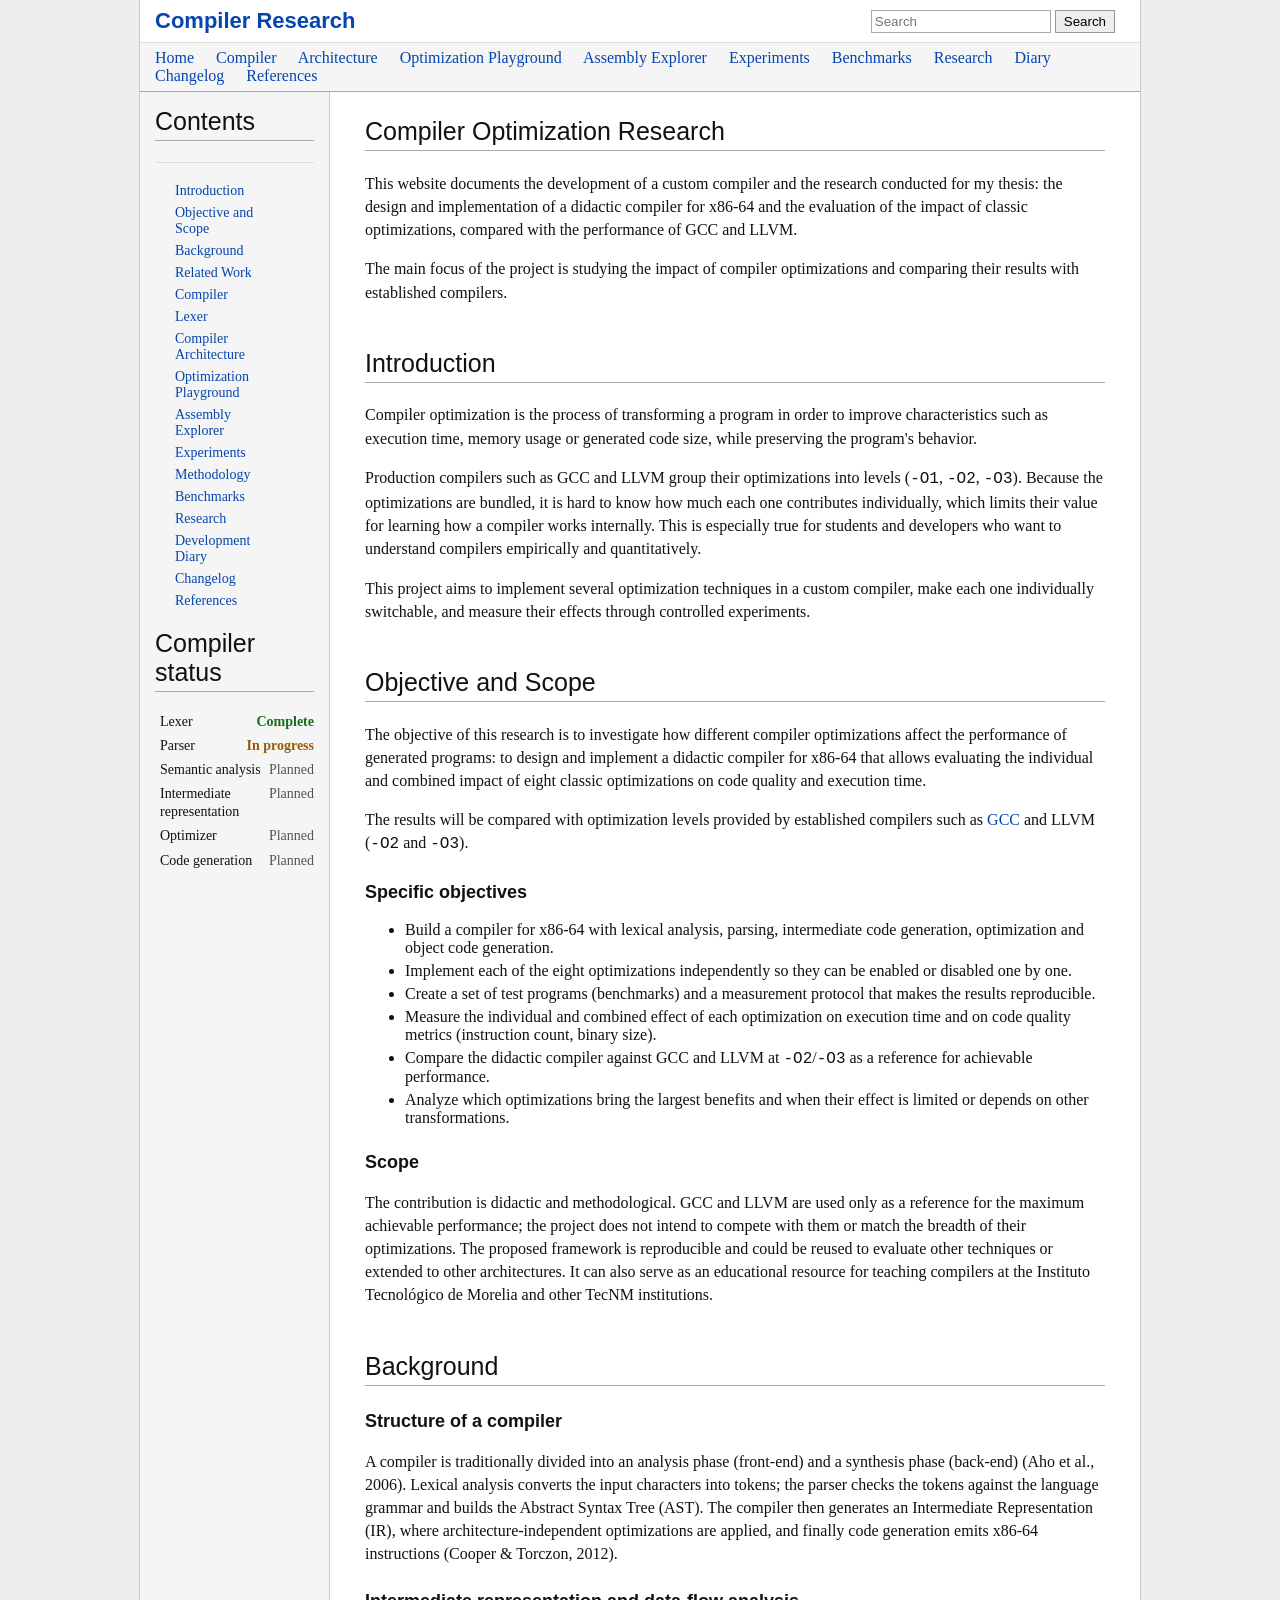
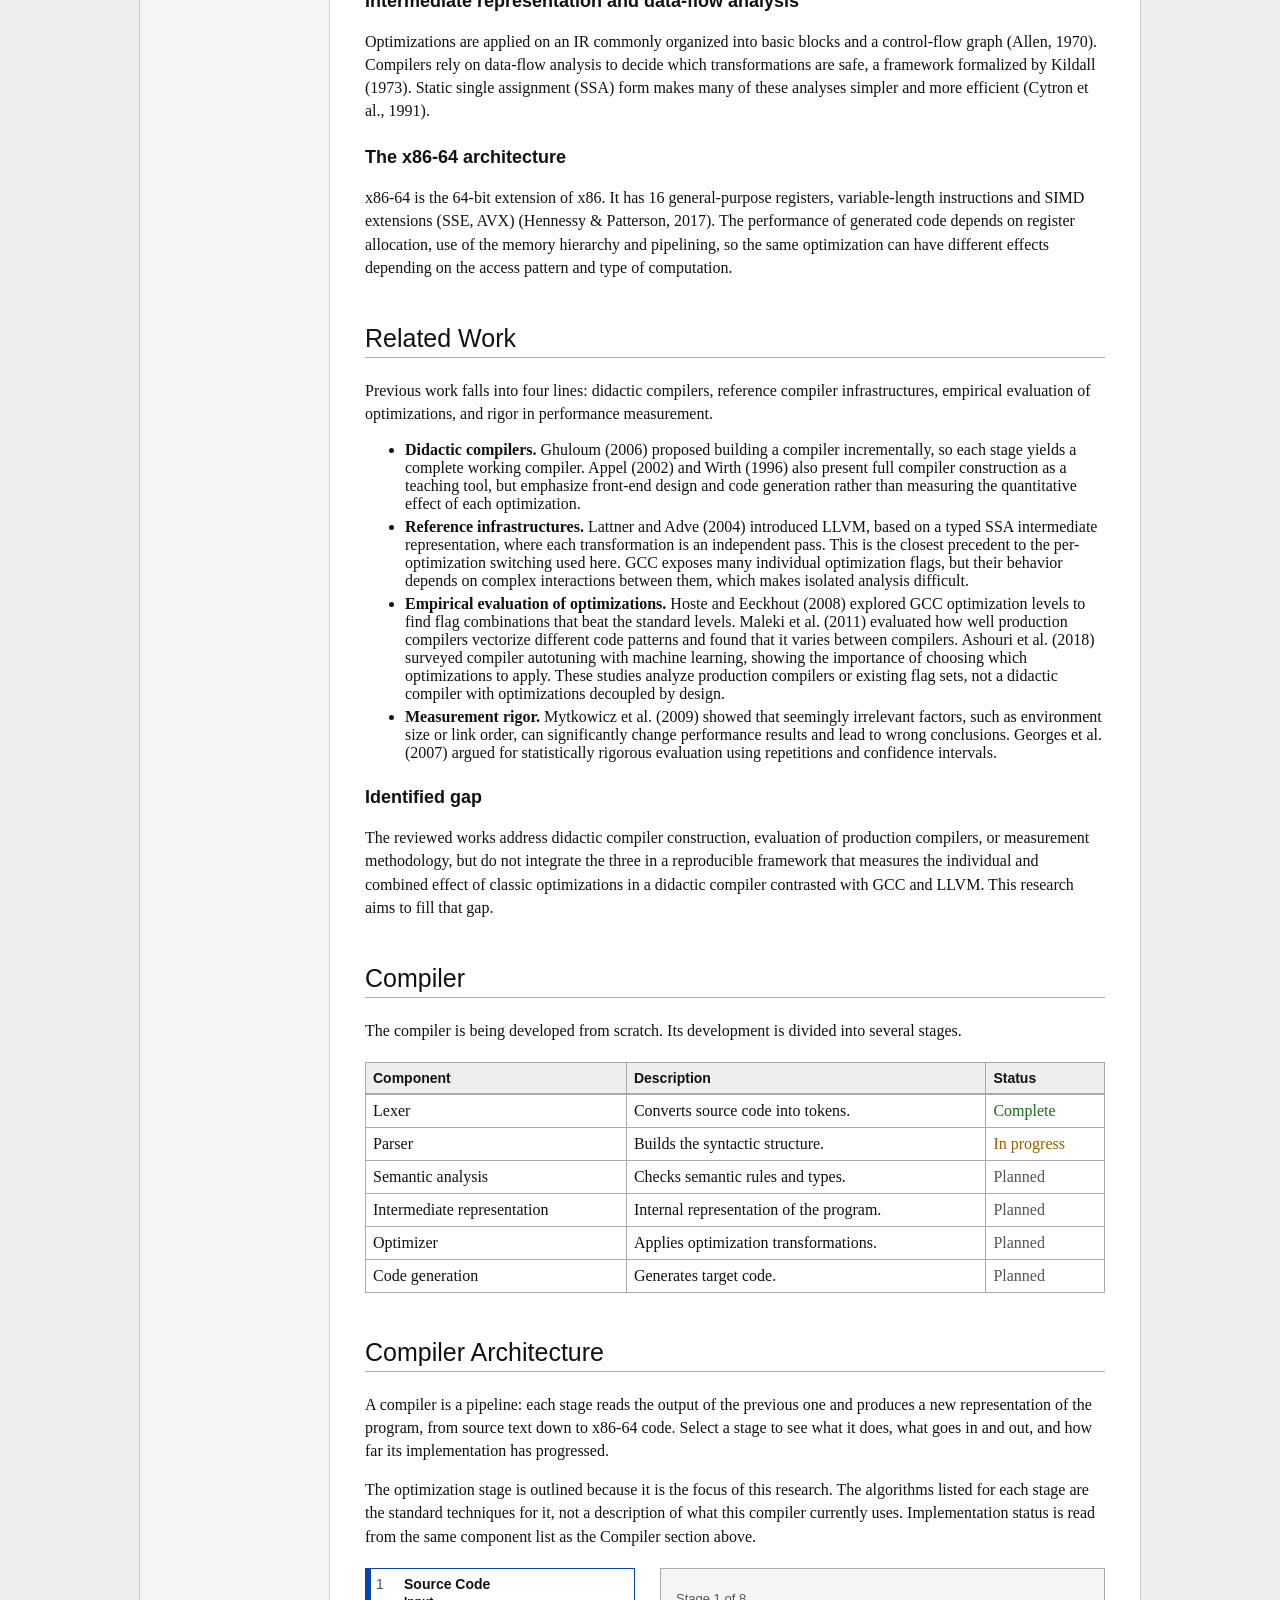
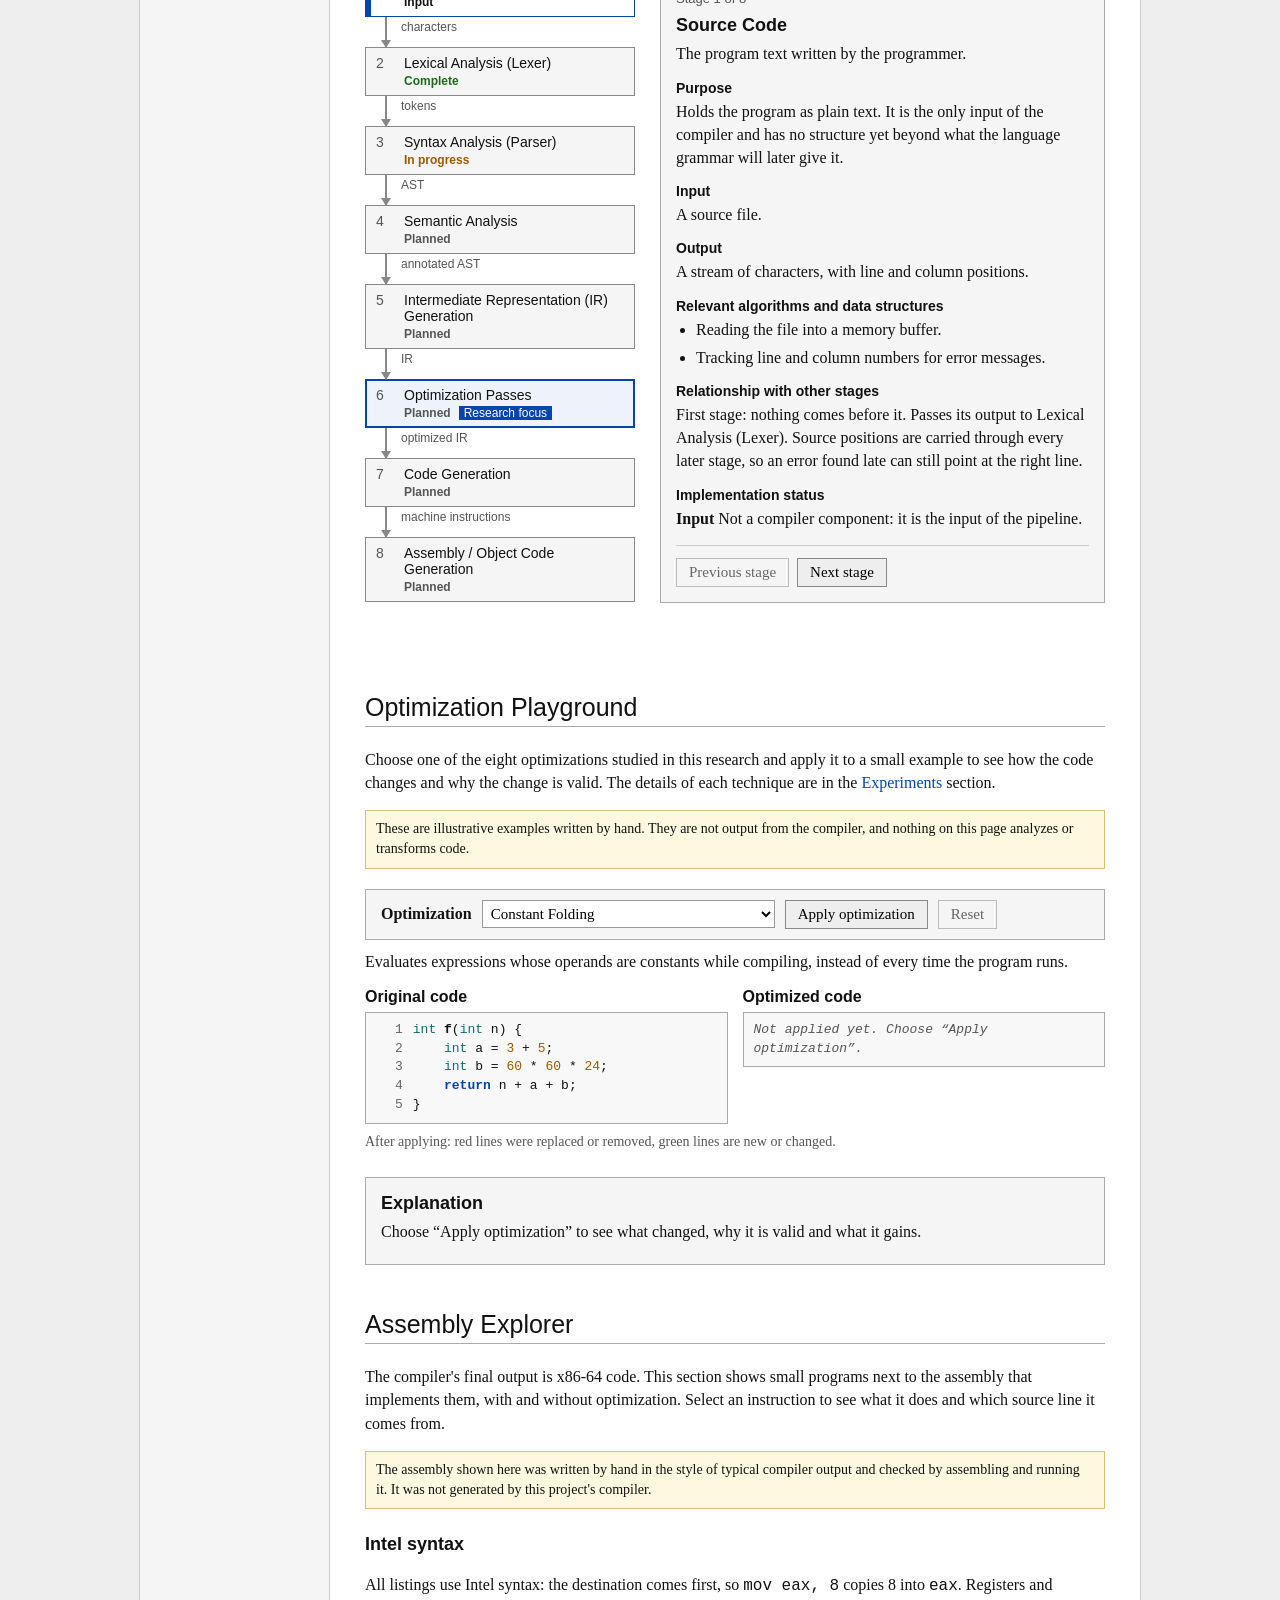
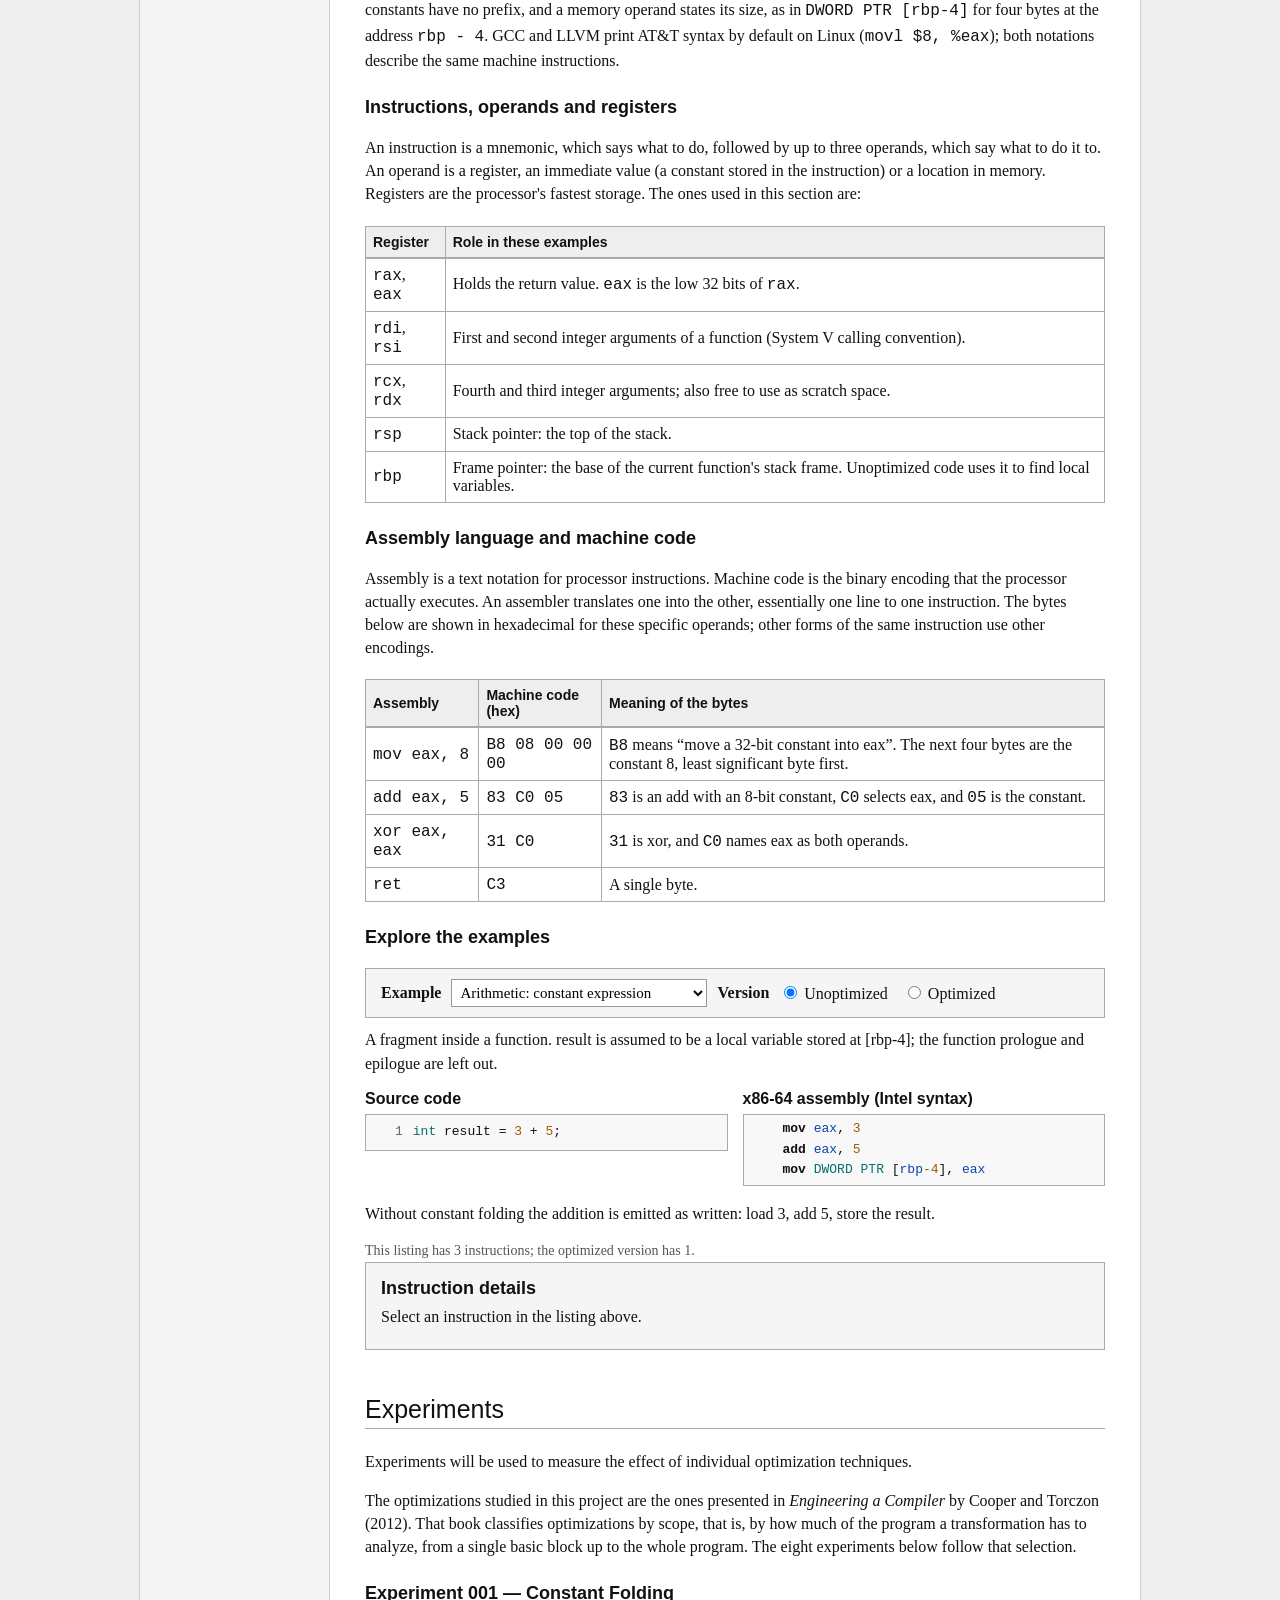
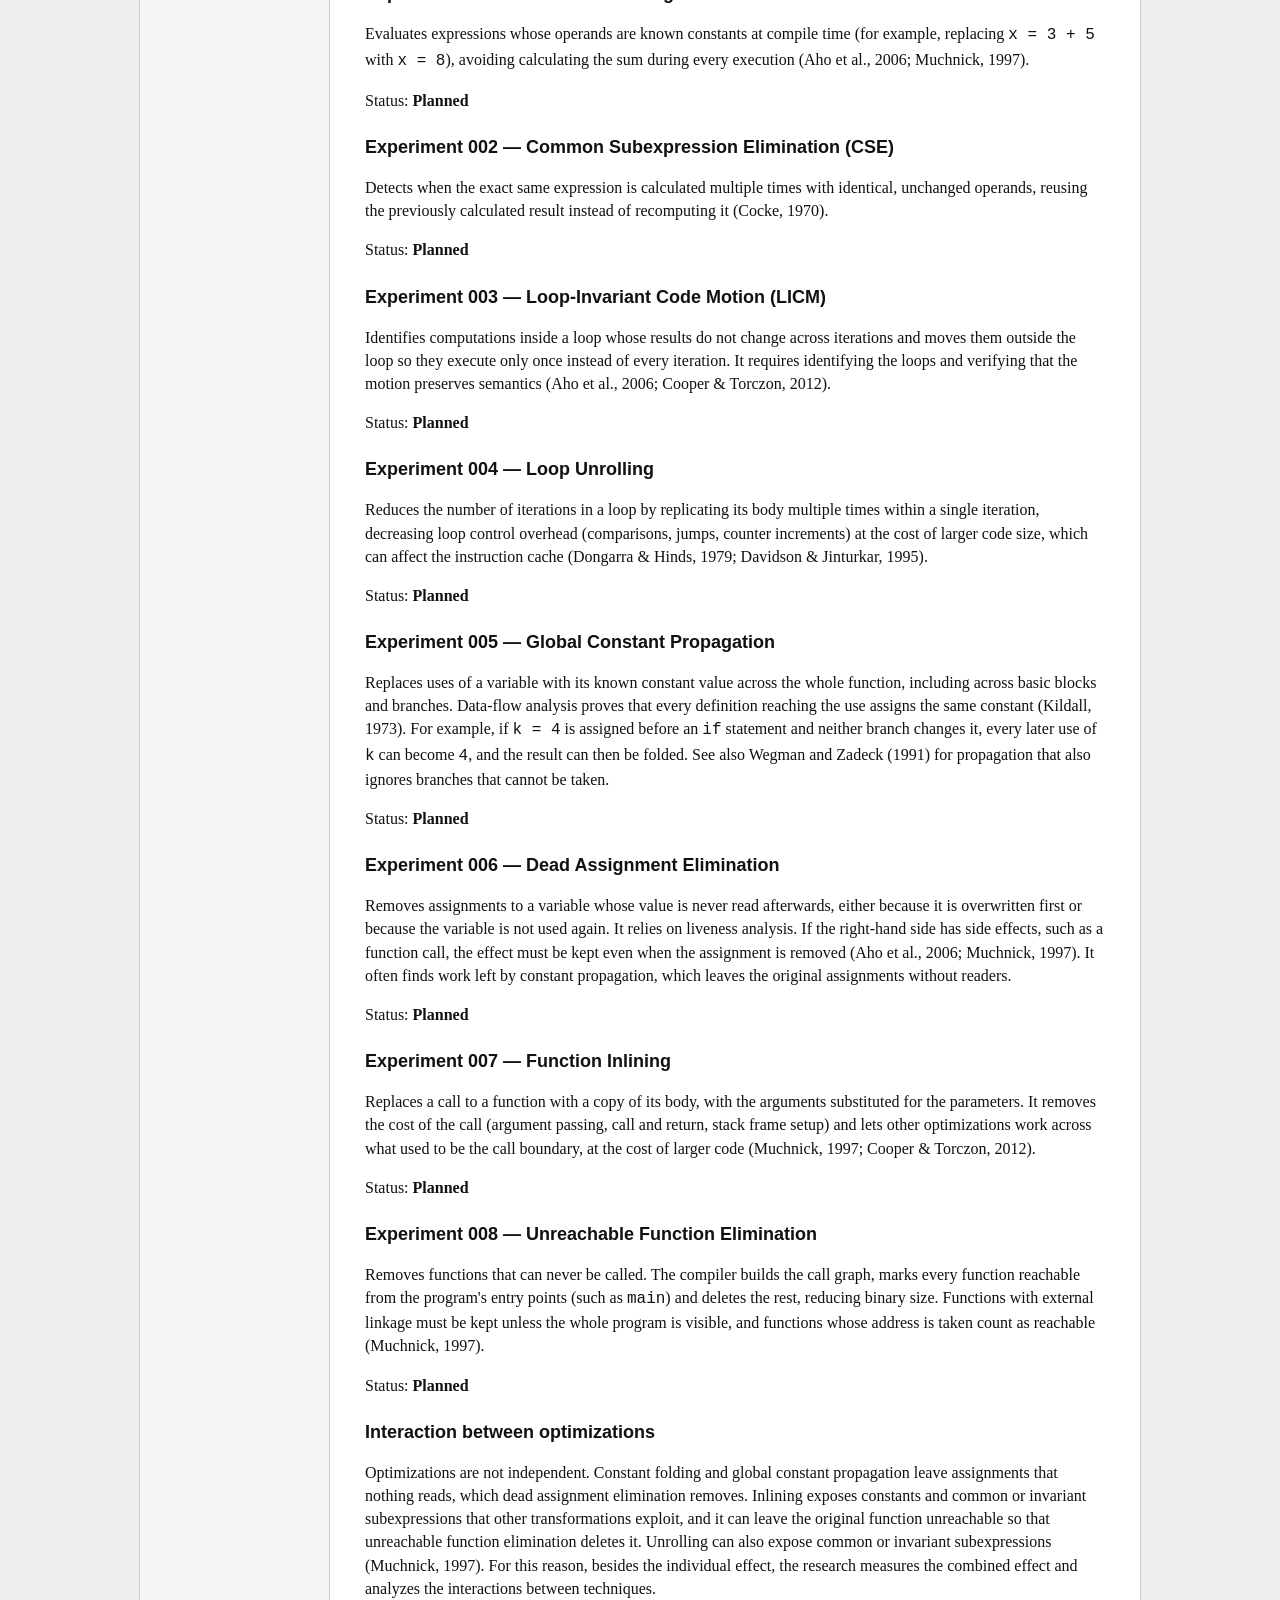
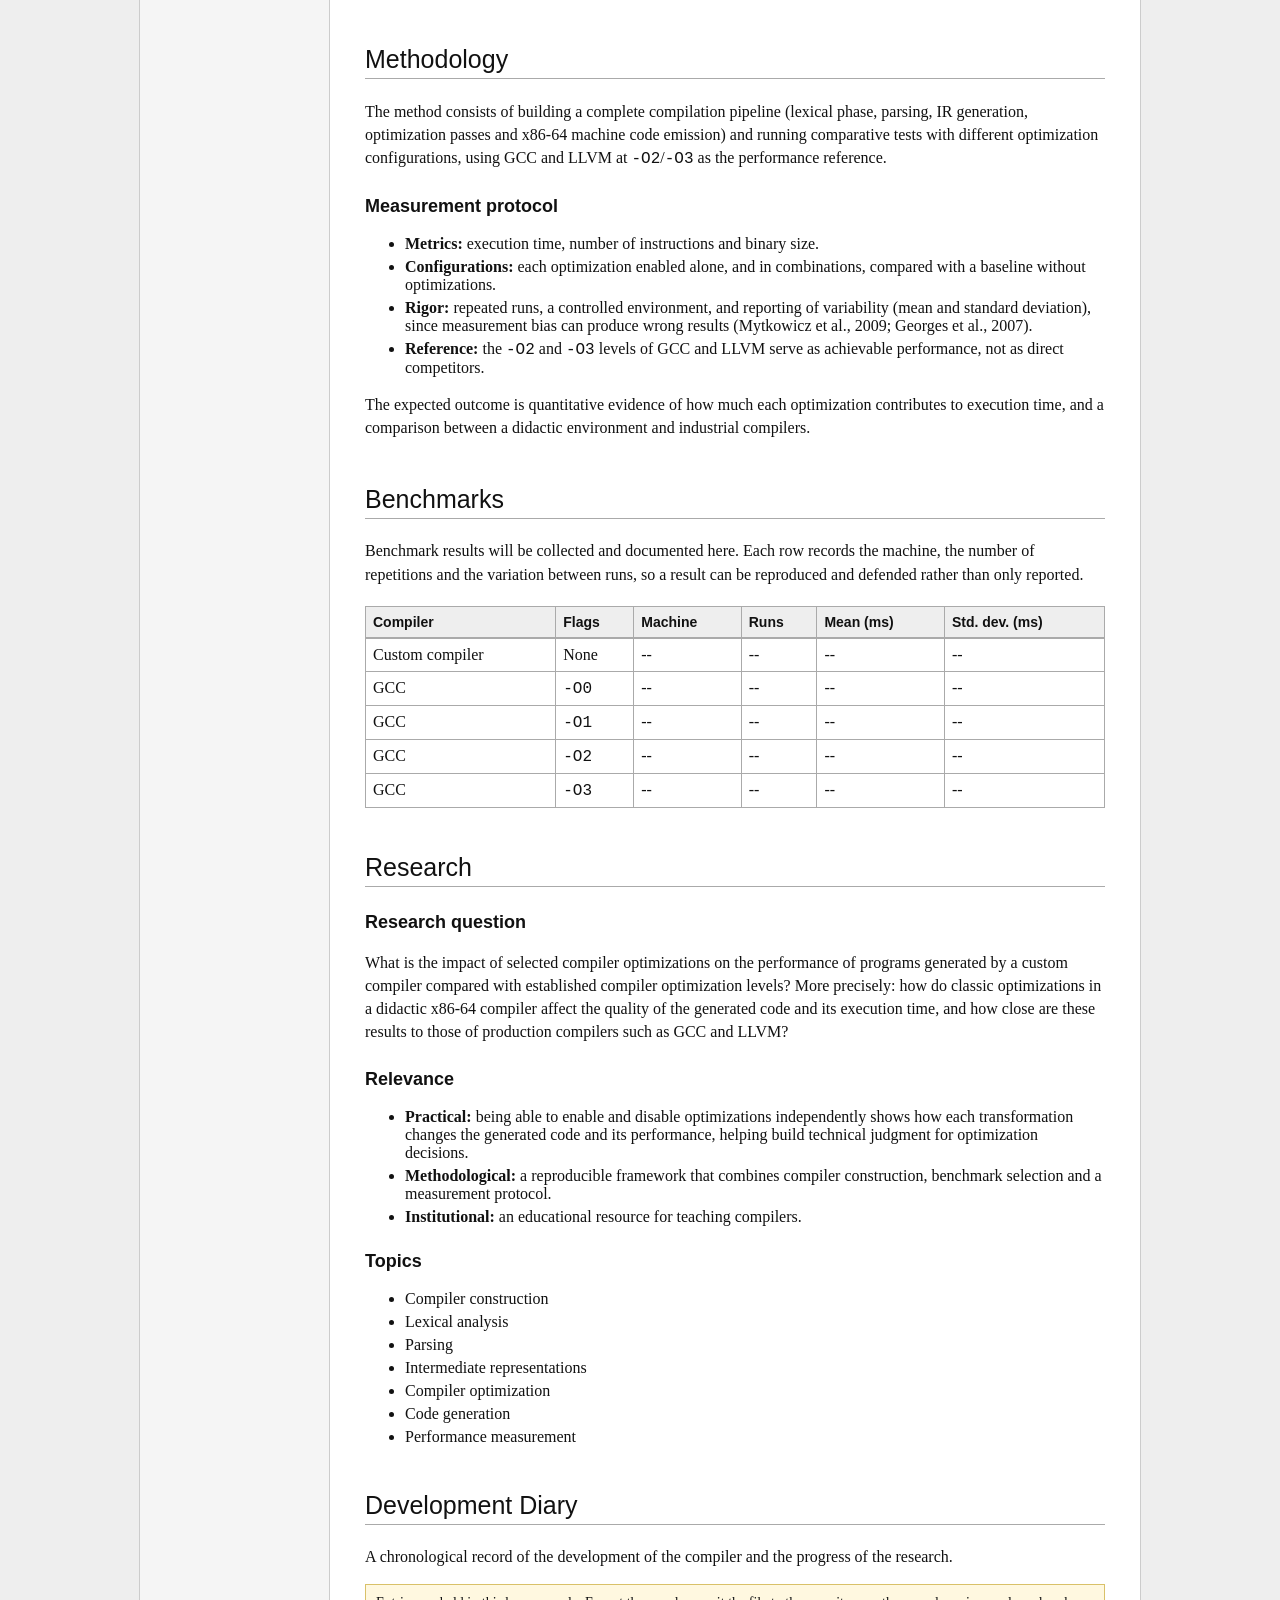
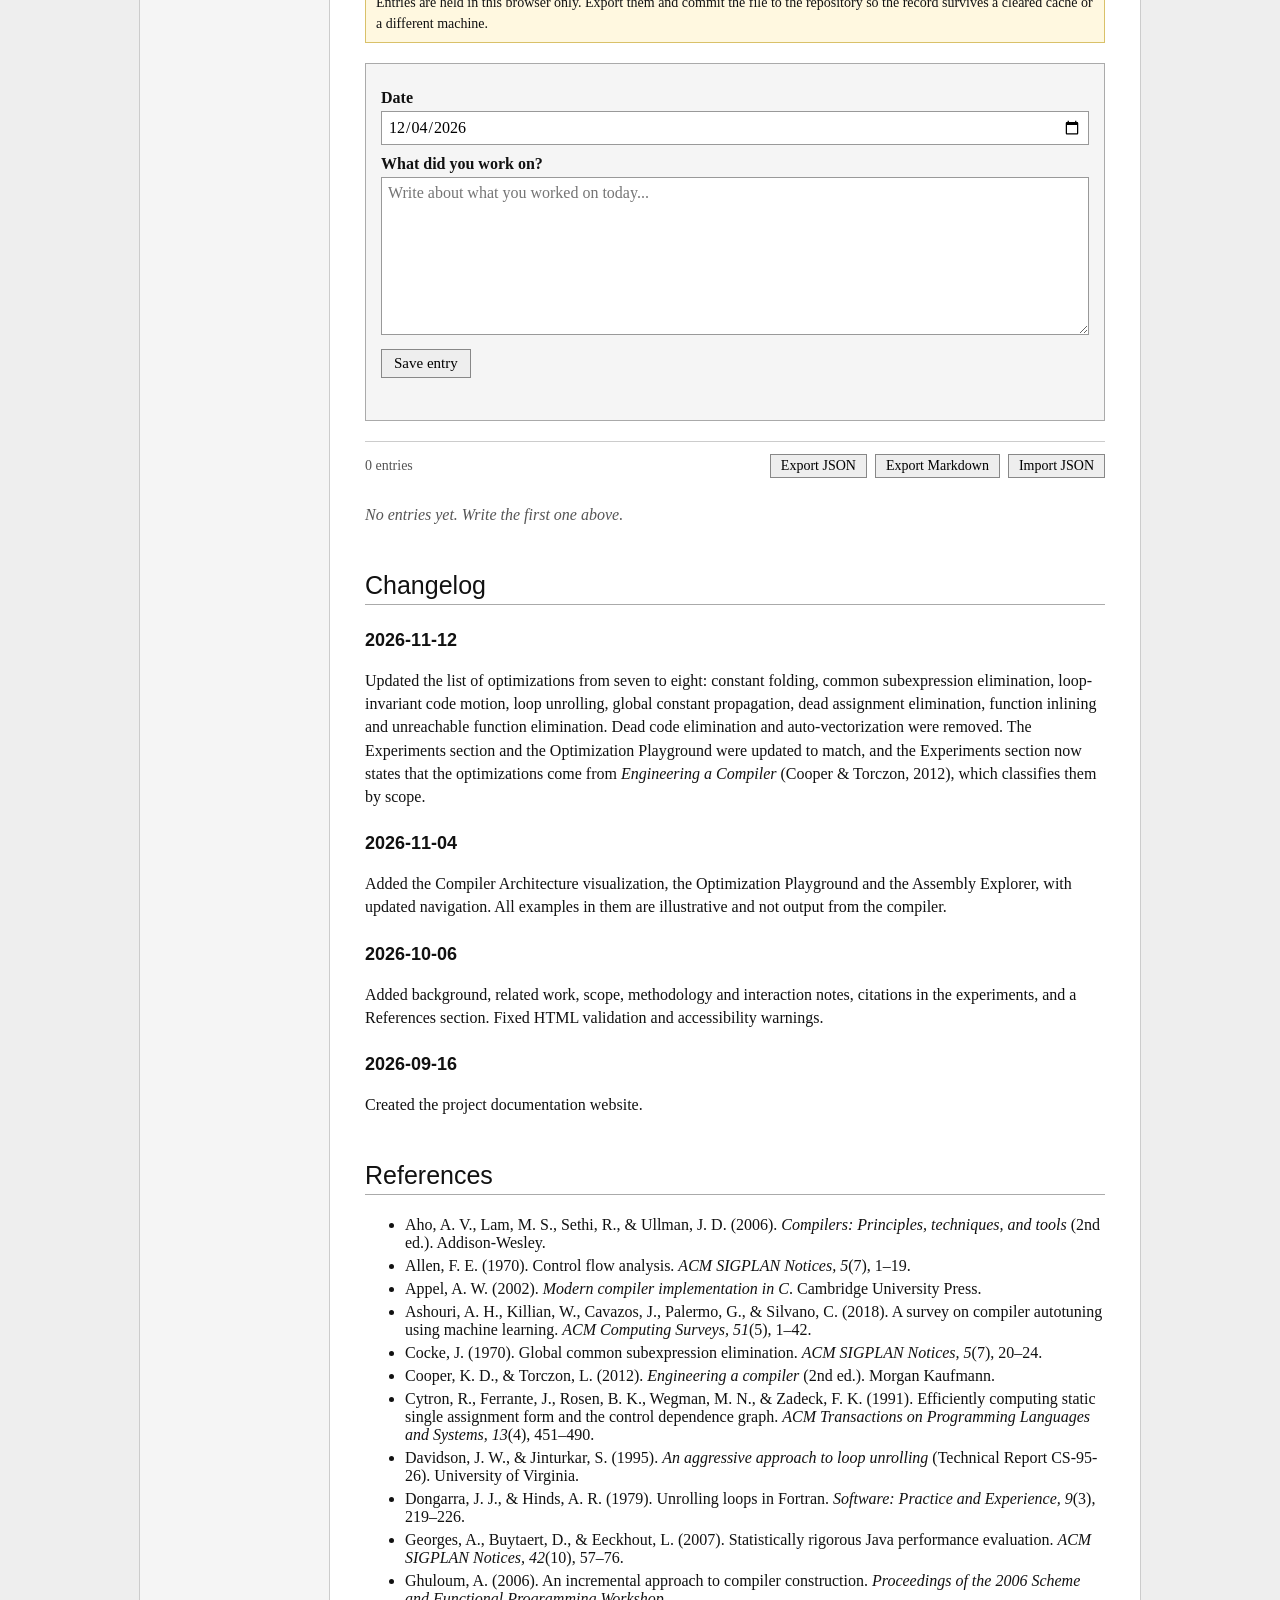
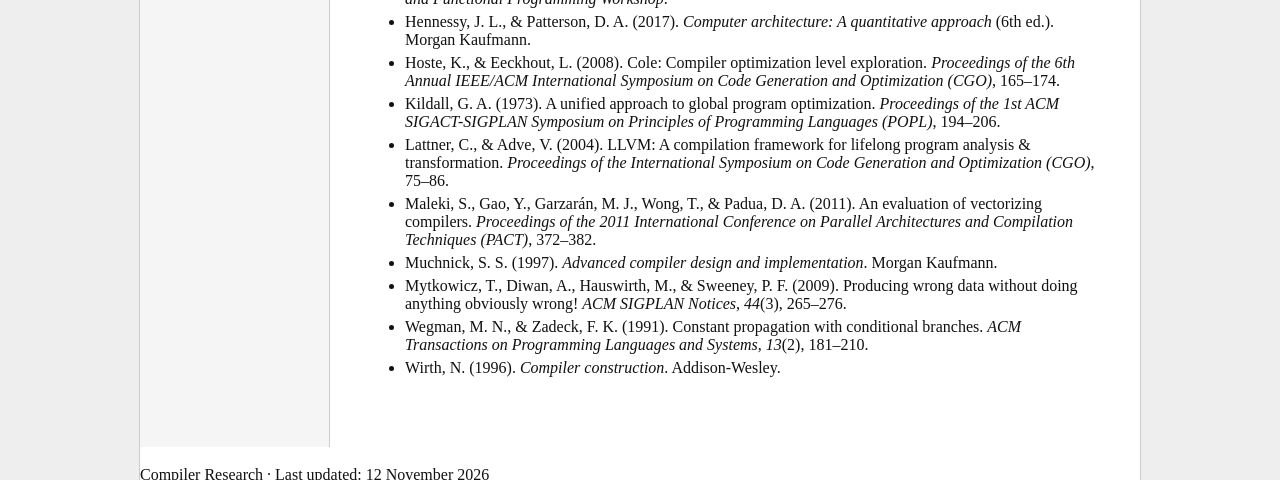
<file: index.html>
<!DOCTYPE html>
<html lang="en">

<head>
    <meta charset="UTF-8">
    <meta name="viewport" content="width=device-width, initial-scale=1.0">
    <meta name="description" content="Documentation of a didactic x86-64 compiler and thesis research on the impact of classic compiler optimizations compared with GCC and LLVM.">
    <meta name="author" content="Miguel Angel Loranca Santoyo">
    <title>Compiler Research</title>
    <link rel="icon" href="data:image/svg+xml,%3Csvg xmlns='http://www.w3.org/2000/svg' viewBox='0 0 100 100'%3E%3Ctext y='.9em' font-size='90'%3E%E2%9A%99%3C/text%3E%3C/svg%3E">
    <link rel="stylesheet" href="style.css">
</head>

<body>

<div class="page">

    <!-- Header -->
    <header>
        <div class="header-top">
            <h1>Compiler Research</h1>

            <div class="search" role="search">
                <label class="visually-hidden" for="searchInput">Search this page</label>
                <input type="search" id="searchInput" name="search" placeholder="Search" autocomplete="off">
                <button type="button" id="searchButton">Search</button>
                <span id="searchStatus" class="search-status" role="status" aria-live="polite"></span>
            </div>
        </div>

        <!-- Main navigation -->
        <nav aria-label="Main navigation">
            <a href="#home">Home</a>
            <a href="#compiler">Compiler</a>
            <a href="#architecture">Architecture</a>
            <a href="#optimization-playground">Optimization Playground</a>
            <a href="#assembly-explorer">Assembly Explorer</a>
            <a href="#experiments">Experiments</a>
            <a href="#benchmarks">Benchmarks</a>
            <a href="#research">Research</a>
            <a href="#diary">Diary</a>
            <a href="#changelog">Changelog</a>
            <a href="#references">References</a>
        </nav>
    </header>

    <!-- Main layout -->
    <div class="layout">

        <!-- Sidebar -->
        <aside aria-label="Page contents and compiler status">
            <h2 id="contentsTitle">Contents</h2>

            <nav aria-labelledby="contentsTitle">
                <ul>
                    <li><a href="#introduction">Introduction</a></li>
                    <li><a href="#objective">Objective and Scope</a></li>
                    <li><a href="#background">Background</a></li>
                    <li><a href="#related-work">Related Work</a></li>
                    <li><a href="#compiler">Compiler</a></li>
                    <li><a href="compiler/lexer.html">Lexer</a></li>
                    <li><a href="#architecture">Compiler Architecture</a></li>
                    <li><a href="#optimization-playground">Optimization Playground</a></li>
                    <li><a href="#assembly-explorer">Assembly Explorer</a></li>
                    <li><a href="#experiments">Experiments</a></li>
                    <li><a href="#methodology">Methodology</a></li>
                    <li><a href="#benchmarks">Benchmarks</a></li>
                    <li><a href="#research">Research</a></li>
                    <li><a href="#diary">Development Diary</a></li>
                    <li><a href="#changelog">Changelog</a></li>
                    <li><a href="#references">References</a></li>
                </ul>
            </nav>

            <h2 id="statusTitle">Compiler status</h2>

            <!-- Rendered from COMPONENTS in script.js -->
            <ul id="componentStatus" class="status-list" aria-labelledby="statusTitle"></ul>
        </aside>

        <!-- Main content -->
        <main id="main-content">

            <!-- Home -->
            <section id="home" aria-labelledby="homeTitle">
                <h2 id="homeTitle">Compiler Optimization Research</h2>
                <p>
                    This website documents the development of a custom
                    compiler and the research conducted for my thesis:
                    the design and implementation of a didactic compiler
                    for x86-64 and the evaluation of the impact of classic
                    optimizations, compared with the performance of GCC
                    and LLVM.
                </p>
                <p>
                    The main focus of the project is studying the impact
                    of compiler optimizations and comparing their results
                    with established compilers.
                </p>
            </section>

            <!-- Introduction -->
            <section id="introduction" aria-labelledby="introductionTitle">
                <h2 id="introductionTitle">Introduction</h2>
                <p>
                    Compiler optimization is the process of transforming
                    a program in order to improve characteristics such as
                    execution time, memory usage or generated code size,
                    while preserving the program's behavior.
                </p>
                <p>
                    Production compilers such as GCC and LLVM group their
                    optimizations into levels (<code>-O1</code>,
                    <code>-O2</code>, <code>-O3</code>). Because the
                    optimizations are bundled, it is hard to know how much
                    each one contributes individually, which limits their
                    value for learning how a compiler works internally.
                    This is especially true for students and developers
                    who want to understand compilers empirically and
                    quantitatively.
                </p>
                <p>
                    This project aims to implement several optimization
                    techniques in a custom compiler, make each one
                    individually switchable, and measure their effects
                    through controlled experiments.
                </p>
            </section>

            <!-- Objective -->
            <section id="objective" aria-labelledby="objectiveTitle">
                <h2 id="objectiveTitle">Objective and Scope</h2>
                <p>
                    The objective of this research is to investigate how
                    different compiler optimizations affect the performance
                    of generated programs: to design and implement a
                    didactic compiler for x86-64 that allows evaluating the
                    individual and combined impact of eight classic
                    optimizations on code quality and execution time.
                </p>
                <p>
                    The results will be compared with optimization levels
                    provided by established compilers such as
                    <a href="https://gcc.gnu.org/" rel="noopener noreferrer">GCC</a>
                    and LLVM (<code>-O2</code> and <code>-O3</code>).
                </p>

                <h3>Specific objectives</h3>
                <ul>
                    <li>Build a compiler for x86-64 with lexical analysis, parsing, intermediate code generation, optimization and object code generation.</li>
                    <li>Implement each of the eight optimizations independently so they can be enabled or disabled one by one.</li>
                    <li>Create a set of test programs (benchmarks) and a measurement protocol that makes the results reproducible.</li>
                    <li>Measure the individual and combined effect of each optimization on execution time and on code quality metrics (instruction count, binary size).</li>
                    <li>Compare the didactic compiler against GCC and LLVM at <code>-O2</code>/<code>-O3</code> as a reference for achievable performance.</li>
                    <li>Analyze which optimizations bring the largest benefits and when their effect is limited or depends on other transformations.</li>
                </ul>

                <h3>Scope</h3>
                <p>
                    The contribution is didactic and methodological. GCC and
                    LLVM are used only as a reference for the maximum
                    achievable performance; the project does not intend to
                    compete with them or match the breadth of their
                    optimizations. The proposed framework is reproducible
                    and could be reused to evaluate other techniques or
                    extended to other architectures. It can also serve as
                    an educational resource for teaching compilers at the
                    Instituto Tecnológico de Morelia and other TecNM
                    institutions.
                </p>
            </section>

            <!-- Background -->
            <section id="background" aria-labelledby="backgroundTitle">
                <h2 id="backgroundTitle">Background</h2>

                <h3>Structure of a compiler</h3>
                <p>
                    A compiler is traditionally divided into an analysis
                    phase (front-end) and a synthesis phase (back-end)
                    (Aho et al., 2006). Lexical analysis converts the input
                    characters into tokens; the parser checks the tokens
                    against the language grammar and builds the Abstract
                    Syntax Tree (AST). The compiler then generates an
                    Intermediate Representation (IR), where
                    architecture-independent optimizations are applied,
                    and finally code generation emits x86-64 instructions
                    (Cooper &amp; Torczon, 2012).
                </p>

                <h3>Intermediate representation and data-flow analysis</h3>
                <p>
                    Optimizations are applied on an IR commonly organized
                    into basic blocks and a control-flow graph (Allen,
                    1970). Compilers rely on data-flow analysis to decide
                    which transformations are safe, a framework formalized
                    by Kildall (1973). Static single assignment (SSA) form
                    makes many of these analyses simpler and more efficient
                    (Cytron et al., 1991).
                </p>

                <h3>The x86-64 architecture</h3>
                <p>
                    x86-64 is the 64-bit extension of x86. It has 16
                    general-purpose registers, variable-length instructions
                    and SIMD extensions (SSE, AVX) (Hennessy &amp;
                    Patterson, 2017). The performance of generated code
                    depends on register allocation, use of the memory
                    hierarchy and pipelining, so the same optimization can
                    have different effects depending on the access pattern
                    and type of computation.
                </p>
            </section>

            <!-- Related work -->
            <section id="related-work" aria-labelledby="relatedWorkTitle">
                <h2 id="relatedWorkTitle">Related Work</h2>
                <p>
                    Previous work falls into four lines: didactic
                    compilers, reference compiler infrastructures,
                    empirical evaluation of optimizations, and rigor in
                    performance measurement.
                </p>
                <ul>
                    <li>
                        <strong>Didactic compilers.</strong> Ghuloum (2006)
                        proposed building a compiler incrementally, so each
                        stage yields a complete working compiler. Appel
                        (2002) and Wirth (1996) also present full compiler
                        construction as a teaching tool, but emphasize
                        front-end design and code generation rather than
                        measuring the quantitative effect of each
                        optimization.
                    </li>
                    <li>
                        <strong>Reference infrastructures.</strong> Lattner
                        and Adve (2004) introduced LLVM, based on a typed
                        SSA intermediate representation, where each
                        transformation is an independent pass. This is the
                        closest precedent to the per-optimization switching
                        used here. GCC exposes many individual optimization
                        flags, but their behavior depends on complex
                        interactions between them, which makes isolated
                        analysis difficult.
                    </li>
                    <li>
                        <strong>Empirical evaluation of optimizations.</strong>
                        Hoste and Eeckhout (2008) explored GCC optimization
                        levels to find flag combinations that beat the
                        standard levels. Maleki et al. (2011) evaluated how
                        well production compilers vectorize different code
                        patterns and found that it varies between
                        compilers. Ashouri et al. (2018) surveyed compiler
                        autotuning with machine learning, showing the
                        importance of choosing which optimizations to
                        apply. These studies analyze production compilers
                        or existing flag sets, not a didactic compiler with
                        optimizations decoupled by design.
                    </li>
                    <li>
                        <strong>Measurement rigor.</strong> Mytkowicz et al.
                        (2009) showed that seemingly irrelevant factors,
                        such as environment size or link order, can
                        significantly change performance results and lead
                        to wrong conclusions. Georges et al. (2007) argued
                        for statistically rigorous evaluation using
                        repetitions and confidence intervals.
                    </li>
                </ul>

                <h3>Identified gap</h3>
                <p>
                    The reviewed works address didactic compiler
                    construction, evaluation of production compilers, or
                    measurement methodology, but do not integrate the three
                    in a reproducible framework that measures the
                    individual and combined effect of classic
                    optimizations in a didactic compiler contrasted with
                    GCC and LLVM. This research aims to fill that gap.
                </p>
            </section>

            <!-- Compiler -->
            <section id="compiler" aria-labelledby="compilerTitle">
                <h2 id="compilerTitle">Compiler</h2>
                <p>
                    The compiler is being developed from scratch.
                    Its development is divided into several stages.
                </p>

                <!-- Rows are rendered from COMPONENTS in script.js -->
                <table id="componentTable">
                    <caption class="visually-hidden">Compiler components and their development status</caption>
                    <thead>
                        <tr>
                            <th scope="col">Component</th>
                            <th scope="col">Description</th>
                            <th scope="col">Status</th>
                        </tr>
                    </thead>
                    <tbody></tbody>
                </table>
            </section>

            <!-- Compiler Architecture -->
            <section id="architecture" aria-labelledby="architectureTitle">
                <h2 id="architectureTitle">Compiler Architecture</h2>
                <p>
                    A compiler is a pipeline: each stage reads the output of
                    the previous one and produces a new representation of the
                    program, from source text down to x86-64 code. Select a
                    stage to see what it does, what goes in and out, and how
                    far its implementation has progressed.
                </p>
                <p>
                    The optimization stage is outlined because it is the
                    focus of this research. The algorithms listed for each
                    stage are the standard techniques for it, not a
                    description of what this compiler currently uses.
                    Implementation status is read from the same component
                    list as the Compiler section above.
                </p>

                <noscript>
                    <p class="notice">This diagram needs JavaScript. The stages are, in order: source code, lexer, parser, semantic analysis, IR generation, optimization passes, code generation, and assembly or object code generation.</p>
                </noscript>

                <div class="arch">
                    <!-- Rendered from STAGES in architecture.js -->
                    <ol id="pipelineStages" class="pipeline" aria-label="Compilation pipeline, in order"></ol>

                    <section id="stagePanel" class="stage-panel" aria-labelledby="stageTitle">
                        <p id="stagePosition" class="panel-position"></p>
                        <h3 id="stageTitle">Source Code</h3>
                        <p id="stageFocus" class="stage-focus" hidden>Primary focus of this research.</p>
                        <p id="stageSummary"></p>

                        <div id="stageDetails" aria-live="polite">
                            <dl class="info-list">
                                <dt>Purpose</dt>
                                <dd id="stagePurpose"></dd>

                                <dt>Input</dt>
                                <dd id="stageInput"></dd>

                                <dt>Output</dt>
                                <dd id="stageOutput"></dd>

                                <dt>Relevant algorithms and data structures</dt>
                                <dd><ul id="stageTechniques"></ul></dd>

                                <dt>Relationship with other stages</dt>
                                <dd>
                                    <span id="stageFlow"></span>
                                    <span id="stageRelation"></span>
                                </dd>

                                <dt>Implementation status</dt>
                                <dd id="stageStatus"></dd>
                            </dl>
                            <p id="stageLink" hidden></p>
                        </div>

                        <div class="stage-nav">
                            <button type="button" id="stagePrevious">Previous stage</button>
                            <button type="button" id="stageNext">Next stage</button>
                        </div>
                    </section>
                </div>
            </section>

            <!-- Optimization Playground -->
            <section id="optimization-playground" aria-labelledby="optimizationPlaygroundTitle">
                <h2 id="optimizationPlaygroundTitle">Optimization Playground</h2>
                <p>
                    Choose one of the eight optimizations studied in this
                    research and apply it to a small example to see how the
                    code changes and why the change is valid. The details of
                    each technique are in the <a href="#experiments">Experiments</a> section.
                </p>
                <p class="notice">
                    These are illustrative examples written by hand. They are
                    not output from the compiler, and nothing on this page
                    analyzes or transforms code.
                </p>

                <div class="control-bar">
                    <label for="optSelect">Optimization</label>
                    <select id="optSelect" name="optSelect"></select>
                    <button type="button" id="optApply">Apply optimization</button>
                    <button type="button" id="optReset">Reset</button>
                </div>

                <p id="optSummary" class="control-summary"></p>

                <div class="code-compare">
                    <div class="code-pane">
                        <h3 id="optBeforeTitle">Original code</h3>
                        <pre class="code" tabindex="0" role="group" aria-labelledby="optBeforeTitle"><code id="optBeforeCode"></code></pre>
                    </div>

                    <div class="code-pane">
                        <h3 id="optAfterTitle">Optimized code</h3>
                        <pre class="code" tabindex="0" role="group" aria-labelledby="optAfterTitle"><code id="optAfterCode"></code></pre>
                    </div>
                </div>

                <p class="code-legend">
                    After applying: red lines were replaced or removed, green
                    lines are new or changed.
                </p>
                <p id="optDiffSummary" class="visually-hidden" role="status"></p>

                <div class="explanation">
                    <h3>Explanation</h3>

                    <p id="optExplanationEmpty">
                        Choose &ldquo;Apply optimization&rdquo; to see what
                        changed, why it is valid and what it gains.
                    </p>

                    <div id="optExplanationBody" hidden>
                        <dl class="info-list">
                            <dt>What changed</dt>
                            <dd id="optChanged"></dd>

                            <dt>Why it is valid</dt>
                            <dd id="optValid"></dd>

                            <dt>Potential benefit</dt>
                            <dd id="optBenefit"></dd>

                            <dt>Limitations and conditions</dt>
                            <dd><ul id="optLimits"></ul></dd>
                        </dl>
                        <p id="optNote" hidden></p>
                    </div>
                </div>
            </section>

            <!-- Assembly Explorer -->
            <section id="assembly-explorer" aria-labelledby="assemblyExplorerTitle">
                <h2 id="assemblyExplorerTitle">Assembly Explorer</h2>
                <p>
                    The compiler's final output is x86-64 code. This section
                    shows small programs next to the assembly that implements
                    them, with and without optimization. Select an
                    instruction to see what it does and which source line it
                    comes from.
                </p>
                <p class="notice">
                    The assembly shown here was written by hand in the style
                    of typical compiler output and checked by assembling and
                    running it. It was not generated by this project's
                    compiler.
                </p>

                <h3>Intel syntax</h3>
                <p>
                    All listings use Intel syntax: the destination comes
                    first, so <code>mov eax, 8</code> copies 8 into
                    <code>eax</code>. Registers and constants have no prefix,
                    and a memory operand states its size, as in
                    <code>DWORD PTR [rbp-4]</code> for four bytes at the
                    address <code>rbp - 4</code>. GCC and LLVM print AT&amp;T
                    syntax by default on Linux (<code>movl $8, %eax</code>);
                    both notations describe the same machine instructions.
                </p>

                <h3>Instructions, operands and registers</h3>
                <p>
                    An instruction is a mnemonic, which says what to do,
                    followed by up to three operands, which say what to do it
                    to. An operand is a register, an immediate value (a
                    constant stored in the instruction) or a location in
                    memory. Registers are the processor's fastest storage.
                    The ones used in this section are:
                </p>

                <table>
                    <caption class="visually-hidden">Registers used in the examples</caption>
                    <thead>
                        <tr>
                            <th scope="col">Register</th>
                            <th scope="col">Role in these examples</th>
                        </tr>
                    </thead>
                    <tbody>
                        <tr>
                            <td><code>rax</code>, <code>eax</code></td>
                            <td>Holds the return value. <code>eax</code> is the low 32 bits of <code>rax</code>.</td>
                        </tr>
                        <tr>
                            <td><code>rdi</code>, <code>rsi</code></td>
                            <td>First and second integer arguments of a function (System V calling convention).</td>
                        </tr>
                        <tr>
                            <td><code>rcx</code>, <code>rdx</code></td>
                            <td>Fourth and third integer arguments; also free to use as scratch space.</td>
                        </tr>
                        <tr>
                            <td><code>rsp</code></td>
                            <td>Stack pointer: the top of the stack.</td>
                        </tr>
                        <tr>
                            <td><code>rbp</code></td>
                            <td>Frame pointer: the base of the current function's stack frame. Unoptimized code uses it to find local variables.</td>
                        </tr>
                    </tbody>
                </table>

                <h3>Assembly language and machine code</h3>
                <p>
                    Assembly is a text notation for processor instructions.
                    Machine code is the binary encoding that the processor
                    actually executes. An assembler translates one into the
                    other, essentially one line to one instruction. The bytes
                    below are shown in hexadecimal for these specific
                    operands; other forms of the same instruction use other
                    encodings.
                </p>

                <table>
                    <caption class="visually-hidden">Assembly instructions and their machine code bytes</caption>
                    <thead>
                        <tr>
                            <th scope="col">Assembly</th>
                            <th scope="col">Machine code (hex)</th>
                            <th scope="col">Meaning of the bytes</th>
                        </tr>
                    </thead>
                    <tbody>
                        <tr>
                            <td><code>mov eax, 8</code></td>
                            <td><code>B8 08 00 00 00</code></td>
                            <td><code>B8</code> means &ldquo;move a 32-bit constant into eax&rdquo;. The next four bytes are the constant 8, least significant byte first.</td>
                        </tr>
                        <tr>
                            <td><code>add eax, 5</code></td>
                            <td><code>83 C0 05</code></td>
                            <td><code>83</code> is an add with an 8-bit constant, <code>C0</code> selects eax, and <code>05</code> is the constant.</td>
                        </tr>
                        <tr>
                            <td><code>xor eax, eax</code></td>
                            <td><code>31 C0</code></td>
                            <td><code>31</code> is xor, and <code>C0</code> names eax as both operands.</td>
                        </tr>
                        <tr>
                            <td><code>ret</code></td>
                            <td><code>C3</code></td>
                            <td>A single byte.</td>
                        </tr>
                    </tbody>
                </table>

                <h3>Explore the examples</h3>

                <div class="control-bar">
                    <label for="asmExample">Example</label>
                    <select id="asmExample" name="asmExample"></select>

                    <span id="asmVariantLabel" class="control-label">Version</span>
                    <div class="control-radios" role="radiogroup" aria-labelledby="asmVariantLabel">
                        <label><input type="radio" name="asmVariant" value="unoptimized" checked> Unoptimized</label>
                        <label><input type="radio" name="asmVariant" value="optimized"> Optimized</label>
                    </div>
                </div>

                <p id="asmContext" class="control-summary"></p>

                <div class="code-compare">
                    <div class="code-pane">
                        <h3 id="asmSourceTitle">Source code</h3>
                        <pre class="code" tabindex="0" role="group" aria-labelledby="asmSourceTitle"><code id="asmSourceCode"></code></pre>
                    </div>

                    <div class="code-pane">
                        <h3 id="asmListingTitle">x86-64 assembly (Intel syntax)</h3>
                        <div class="code asm-box">
                            <ul id="asmListing" class="asm-listing" aria-labelledby="asmListingTitle"></ul>
                        </div>
                    </div>
                </div>

                <p id="asmVariantNote"></p>
                <p id="asmCount" class="code-legend"></p>

                <section id="asmPanel" class="stage-panel" aria-labelledby="asmPanelTitle">
                    <h3 id="asmPanelTitle">Instruction details</h3>

                    <div id="asmDetails" aria-live="polite">
                        <p id="asmDetailEmpty">Select an instruction in the listing above.</p>

                        <div id="asmDetailBody" hidden>
                            <p class="asm-selected"><code id="asmSelectedCode"></code></p>

                            <dl class="info-list">
                                <dt>What it does</dt>
                                <dd id="asmWhat"></dd>

                                <dt>In this example</dt>
                                <dd id="asmNote"></dd>

                                <dt>Operands</dt>
                                <dd>
                                    <ul id="asmOperands"></ul>
                                    <span id="asmNoOperands" hidden>This instruction has no operands.</span>
                                </dd>

                                <dt>Source line</dt>
                                <dd><code id="asmSourceLine"></code></dd>
                            </dl>
                        </div>
                    </div>
                </section>
            </section>

            <!-- Experiments -->
            <section id="experiments" aria-labelledby="experimentsTitle">
                <h2 id="experimentsTitle">Experiments</h2>
                <p>
                    Experiments will be used to measure the effect of
                    individual optimization techniques.
                </p>
                <p>
                    The optimizations studied in this project are the ones
                    presented in <cite>Engineering a Compiler</cite> by
                    Cooper and Torczon (2012). That book classifies
                    optimizations by scope, that is, by how much of the
                    program a transformation has to analyze, from a single
                    basic block up to the whole program. The eight
                    experiments below follow that selection.
                </p>

                <h3>Experiment 001 — Constant Folding</h3>
                <p>
                    Evaluates expressions whose operands are known constants at compile time (for example, replacing <code>x = 3 + 5</code> with <code>x = 8</code>), avoiding calculating the sum during every execution (Aho et al., 2006; Muchnick, 1997).
                </p>
                <p>Status: <strong>Planned</strong></p>

                <h3>Experiment 002 — Common Subexpression Elimination (CSE)</h3>
                <p>
                    Detects when the exact same expression is calculated multiple times with identical, unchanged operands, reusing the previously calculated result instead of recomputing it (Cocke, 1970).
                </p>
                <p>Status: <strong>Planned</strong></p>

                <h3>Experiment 003 — Loop-Invariant Code Motion (LICM)</h3>
                <p>
                    Identifies computations inside a loop whose results do not change across iterations and moves them outside the loop so they execute only once instead of every iteration. It requires identifying the loops and verifying that the motion preserves semantics (Aho et al., 2006; Cooper &amp; Torczon, 2012).
                </p>
                <p>Status: <strong>Planned</strong></p>

                <h3>Experiment 004 — Loop Unrolling</h3>
                <p>
                    Reduces the number of iterations in a loop by replicating its body multiple times within a single iteration, decreasing loop control overhead (comparisons, jumps, counter increments) at the cost of larger code size, which can affect the instruction cache (Dongarra &amp; Hinds, 1979; Davidson &amp; Jinturkar, 1995).
                </p>
                <p>Status: <strong>Planned</strong></p>

                <h3>Experiment 005 — Global Constant Propagation</h3>
                <p>
                    Replaces uses of a variable with its known constant value across the whole function, including across basic blocks and branches. Data-flow analysis proves that every definition reaching the use assigns the same constant (Kildall, 1973). For example, if <code>k = 4</code> is assigned before an <code>if</code> statement and neither branch changes it, every later use of <code>k</code> can become <code>4</code>, and the result can then be folded. See also Wegman and Zadeck (1991) for propagation that also ignores branches that cannot be taken.
                </p>
                <p>Status: <strong>Planned</strong></p>

                <h3>Experiment 006 — Dead Assignment Elimination</h3>
                <p>
                    Removes assignments to a variable whose value is never read afterwards, either because it is overwritten first or because the variable is not used again. It relies on liveness analysis. If the right-hand side has side effects, such as a function call, the effect must be kept even when the assignment is removed (Aho et al., 2006; Muchnick, 1997). It often finds work left by constant propagation, which leaves the original assignments without readers.
                </p>
                <p>Status: <strong>Planned</strong></p>

                <h3>Experiment 007 — Function Inlining</h3>
                <p>
                    Replaces a call to a function with a copy of its body, with the arguments substituted for the parameters. It removes the cost of the call (argument passing, call and return, stack frame setup) and lets other optimizations work across what used to be the call boundary, at the cost of larger code (Muchnick, 1997; Cooper &amp; Torczon, 2012).
                </p>
                <p>Status: <strong>Planned</strong></p>

                <h3>Experiment 008 — Unreachable Function Elimination</h3>
                <p>
                    Removes functions that can never be called. The compiler builds the call graph, marks every function reachable from the program's entry points (such as <code>main</code>) and deletes the rest, reducing binary size. Functions with external linkage must be kept unless the whole program is visible, and functions whose address is taken count as reachable (Muchnick, 1997).
                </p>
                <p>Status: <strong>Planned</strong></p>

                <h3>Interaction between optimizations</h3>
                <p>
                    Optimizations are not independent. Constant folding and
                    global constant propagation leave assignments that
                    nothing reads, which dead assignment elimination
                    removes. Inlining exposes constants and common or
                    invariant subexpressions that other transformations
                    exploit, and it can leave the original function
                    unreachable so that unreachable function elimination
                    deletes it. Unrolling can also expose common or
                    invariant subexpressions (Muchnick, 1997).
                    For this reason, besides the individual effect, the
                    research measures the combined effect and analyzes the
                    interactions between techniques.
                </p>
            </section>

            <!-- Methodology -->
            <section id="methodology" aria-labelledby="methodologyTitle">
                <h2 id="methodologyTitle">Methodology</h2>
                <p>
                    The method consists of building a complete compilation
                    pipeline (lexical phase, parsing, IR generation,
                    optimization passes and x86-64 machine code emission)
                    and running comparative tests with different
                    optimization configurations, using GCC and LLVM at
                    <code>-O2</code>/<code>-O3</code> as the performance
                    reference.
                </p>

                <h3>Measurement protocol</h3>
                <ul>
                    <li><strong>Metrics:</strong> execution time, number of instructions and binary size.</li>
                    <li><strong>Configurations:</strong> each optimization enabled alone, and in combinations, compared with a baseline without optimizations.</li>
                    <li><strong>Rigor:</strong> repeated runs, a controlled environment, and reporting of variability (mean and standard deviation), since measurement bias can produce wrong results (Mytkowicz et al., 2009; Georges et al., 2007).</li>
                    <li><strong>Reference:</strong> the <code>-O2</code> and <code>-O3</code> levels of GCC and LLVM serve as achievable performance, not as direct competitors.</li>
                </ul>
                <p>
                    The expected outcome is quantitative evidence of how
                    much each optimization contributes to execution time,
                    and a comparison between a didactic environment and
                    industrial compilers.
                </p>
            </section>

            <!-- Benchmarks -->
            <section id="benchmarks" aria-labelledby="benchmarksTitle">
                <h2 id="benchmarksTitle">Benchmarks</h2>
                <p>
                    Benchmark results will be collected and documented here.
                    Each row records the machine, the number of repetitions
                    and the variation between runs, so a result can be
                    reproduced and defended rather than only reported.
                </p>

                <table>
                    <caption class="visually-hidden">Benchmark results by compiler and optimization flags</caption>
                    <thead>
                        <tr>
                            <th scope="col">Compiler</th>
                            <th scope="col">Flags</th>
                            <th scope="col">Machine</th>
                            <th scope="col">Runs</th>
                            <th scope="col">Mean (ms)</th>
                            <th scope="col">Std. dev. (ms)</th>
                        </tr>
                    </thead>
                    <tbody>
                        <tr>
                            <td>Custom compiler</td>
                            <td>None</td>
                            <td>--</td>
                            <td>--</td>
                            <td>--</td>
                            <td>--</td>
                        </tr>
                        <tr>
                            <td>GCC</td>
                            <td><code>-O0</code></td>
                            <td>--</td>
                            <td>--</td>
                            <td>--</td>
                            <td>--</td>
                        </tr>
                        <tr>
                            <td>GCC</td>
                            <td><code>-O1</code></td>
                            <td>--</td>
                            <td>--</td>
                            <td>--</td>
                            <td>--</td>
                        </tr>
                        <tr>
                            <td>GCC</td>
                            <td><code>-O2</code></td>
                            <td>--</td>
                            <td>--</td>
                            <td>--</td>
                            <td>--</td>
                        </tr>
                        <tr>
                            <td>GCC</td>
                            <td><code>-O3</code></td>
                            <td>--</td>
                            <td>--</td>
                            <td>--</td>
                            <td>--</td>
                        </tr>
                    </tbody>
                </table>
            </section>

            <!-- Research -->
            <section id="research" aria-labelledby="researchTitle">
                <h2 id="researchTitle">Research</h2>

                <h3>Research question</h3>
                <p>
                    What is the impact of selected compiler optimizations
                    on the performance of programs generated by a custom
                    compiler compared with established compiler
                    optimization levels? More precisely: how do classic
                    optimizations in a didactic x86-64 compiler affect the
                    quality of the generated code and its execution time,
                    and how close are these results to those of production
                    compilers such as GCC and LLVM?
                </p>

                <h3>Relevance</h3>
                <ul>
                    <li><strong>Practical:</strong> being able to enable and disable optimizations independently shows how each transformation changes the generated code and its performance, helping build technical judgment for optimization decisions.</li>
                    <li><strong>Methodological:</strong> a reproducible framework that combines compiler construction, benchmark selection and a measurement protocol.</li>
                    <li><strong>Institutional:</strong> an educational resource for teaching compilers.</li>
                </ul>

                <h3>Topics</h3>
                <ul>
                    <li>Compiler construction</li>
                    <li>Lexical analysis</li>
                    <li>Parsing</li>
                    <li>Intermediate representations</li>
                    <li>Compiler optimization</li>
                    <li>Code generation</li>
                    <li>Performance measurement</li>
                </ul>
            </section>

            <!-- Development Diary -->
            <section id="diary" aria-labelledby="diaryTitle">
                <h2 id="diaryTitle">Development Diary</h2>
                <p>
                    A chronological record of the development of the
                    compiler and the progress of the research.
                </p>

                <p class="diary-warning">
                    Entries are held in this browser only. Export them and
                    commit the file to the repository so the record
                    survives a cleared cache or a different machine.
                </p>

                <div class="diary-editor">
                    <label for="diaryDate">Date</label>
                    <input type="date" id="diaryDate" name="diaryDate">

                    <label for="diaryText">What did you work on?</label>
                    <textarea id="diaryText" name="diaryText" rows="8" placeholder="Write about what you worked on today..."></textarea>

                    <div class="diary-editor-actions">
                        <button type="button" id="diarySaveButton">Save entry</button>
                        <button type="button" id="diaryCancelButton" hidden>Cancel</button>
                    </div>

                    <p id="diaryStatus" class="diary-status" role="status" aria-live="polite"></p>
                </div>

                <div class="diary-toolbar">
                    <span id="diaryCount" class="diary-count"></span>
                    <button type="button" id="exportJsonButton">Export JSON</button>
                    <button type="button" id="exportMarkdownButton">Export Markdown</button>
                    <button type="button" id="importButton">Import JSON</button>
                    <input type="file" id="importInput" name="importInput" accept="application/json,.json" aria-label="Import diary entries from a JSON file" hidden>
                </div>

                <!-- Saved entries appear here -->
                <div id="diaryEntries"></div>
            </section>

            <!-- Changelog -->
            <section id="changelog" aria-labelledby="changelogTitle">
                <h2 id="changelogTitle">Changelog</h2>

                <h3>2026-11-12</h3>
                <p>
                    Updated the list of optimizations from seven to eight:
                    constant folding, common subexpression elimination,
                    loop-invariant code motion, loop unrolling, global
                    constant propagation, dead assignment elimination,
                    function inlining and unreachable function elimination.
                    Dead code elimination and auto-vectorization were
                    removed. The Experiments section and the Optimization
                    Playground were updated to match, and the Experiments
                    section now states that the optimizations come from
                    <cite>Engineering a Compiler</cite> (Cooper &amp;
                    Torczon, 2012), which classifies them by scope.
                </p>

                <h3>2026-11-04</h3>
                <p>
                    Added the Compiler Architecture visualization, the
                    Optimization Playground and the Assembly Explorer, with
                    updated navigation. All examples in them are illustrative
                    and not output from the compiler.
                </p>

                <h3>2026-10-06</h3>
                <p>
                    Added background, related work, scope, methodology and
                    interaction notes, citations in the experiments, and a
                    References section. Fixed HTML validation and
                    accessibility warnings.
                </p>

                <h3>2026-09-16</h3>
                <p>Created the project documentation website.</p>
            </section>

            <!-- References -->
            <section id="references" aria-labelledby="referencesTitle">
                <h2 id="referencesTitle">References</h2>
                <ul class="references">
                    <li>Aho, A. V., Lam, M. S., Sethi, R., &amp; Ullman, J. D. (2006). <cite>Compilers: Principles, techniques, and tools</cite> (2nd ed.). Addison-Wesley.</li>
                    <li>Allen, F. E. (1970). Control flow analysis. <em>ACM SIGPLAN Notices, 5</em>(7), 1–19.</li>
                    <li>Appel, A. W. (2002). <cite>Modern compiler implementation in C</cite>. Cambridge University Press.</li>
                    <li>Ashouri, A. H., Killian, W., Cavazos, J., Palermo, G., &amp; Silvano, C. (2018). A survey on compiler autotuning using machine learning. <em>ACM Computing Surveys, 51</em>(5), 1–42.</li>
                    <li>Cocke, J. (1970). Global common subexpression elimination. <em>ACM SIGPLAN Notices, 5</em>(7), 20–24.</li>
                    <li>Cooper, K. D., &amp; Torczon, L. (2012). <cite>Engineering a compiler</cite> (2nd ed.). Morgan Kaufmann.</li>
                    <li>Cytron, R., Ferrante, J., Rosen, B. K., Wegman, M. N., &amp; Zadeck, F. K. (1991). Efficiently computing static single assignment form and the control dependence graph. <em>ACM Transactions on Programming Languages and Systems, 13</em>(4), 451–490.</li>
                    <li>Davidson, J. W., &amp; Jinturkar, S. (1995). <cite>An aggressive approach to loop unrolling</cite> (Technical Report CS-95-26). University of Virginia.</li>
                    <li>Dongarra, J. J., &amp; Hinds, A. R. (1979). Unrolling loops in Fortran. <em>Software: Practice and Experience, 9</em>(3), 219–226.</li>
                    <li>Georges, A., Buytaert, D., &amp; Eeckhout, L. (2007). Statistically rigorous Java performance evaluation. <em>ACM SIGPLAN Notices, 42</em>(10), 57–76.</li>
                    <li>Ghuloum, A. (2006). An incremental approach to compiler construction. <em>Proceedings of the 2006 Scheme and Functional Programming Workshop</em>.</li>
                    <li>Hennessy, J. L., &amp; Patterson, D. A. (2017). <cite>Computer architecture: A quantitative approach</cite> (6th ed.). Morgan Kaufmann.</li>
                    <li>Hoste, K., &amp; Eeckhout, L. (2008). Cole: Compiler optimization level exploration. <em>Proceedings of the 6th Annual IEEE/ACM International Symposium on Code Generation and Optimization (CGO)</em>, 165–174.</li>
                    <li>Kildall, G. A. (1973). A unified approach to global program optimization. <em>Proceedings of the 1st ACM SIGACT-SIGPLAN Symposium on Principles of Programming Languages (POPL)</em>, 194–206.</li>
                    <li>Lattner, C., &amp; Adve, V. (2004). LLVM: A compilation framework for lifelong program analysis &amp; transformation. <em>Proceedings of the International Symposium on Code Generation and Optimization (CGO)</em>, 75–86.</li>
                    <li>Maleki, S., Gao, Y., Garzarán, M. J., Wong, T., &amp; Padua, D. A. (2011). An evaluation of vectorizing compilers. <em>Proceedings of the 2011 International Conference on Parallel Architectures and Compilation Techniques (PACT)</em>, 372–382.</li>
                    <li>Muchnick, S. S. (1997). <cite>Advanced compiler design and implementation</cite>. Morgan Kaufmann.</li>
                    <li>Mytkowicz, T., Diwan, A., Hauswirth, M., &amp; Sweeney, P. F. (2009). Producing wrong data without doing anything obviously wrong! <em>ACM SIGPLAN Notices, 44</em>(3), 265–276.</li>
                    <li>Wegman, M. N., &amp; Zadeck, F. K. (1991). Constant propagation with conditional branches. <em>ACM Transactions on Programming Languages and Systems, 13</em>(2), 181–210.</li>
                    <li>Wirth, N. (1996). <cite>Compiler construction</cite>. Addison-Wesley.</li>
                </ul>
            </section>

        </main>
    </div>

    <!-- Footer -->
    <footer>
        <p>Compiler Research · Last updated: 12 November 2026</p>
    </footer>

</div>

<!-- JavaScript -->
<script src="script.js"></script>
<script src="highlight.js"></script>
<script src="architecture.js"></script>
<script src="optimization-playground.js"></script>
<script src="assembly-explorer.js"></script>

</body>
</html>
</file>
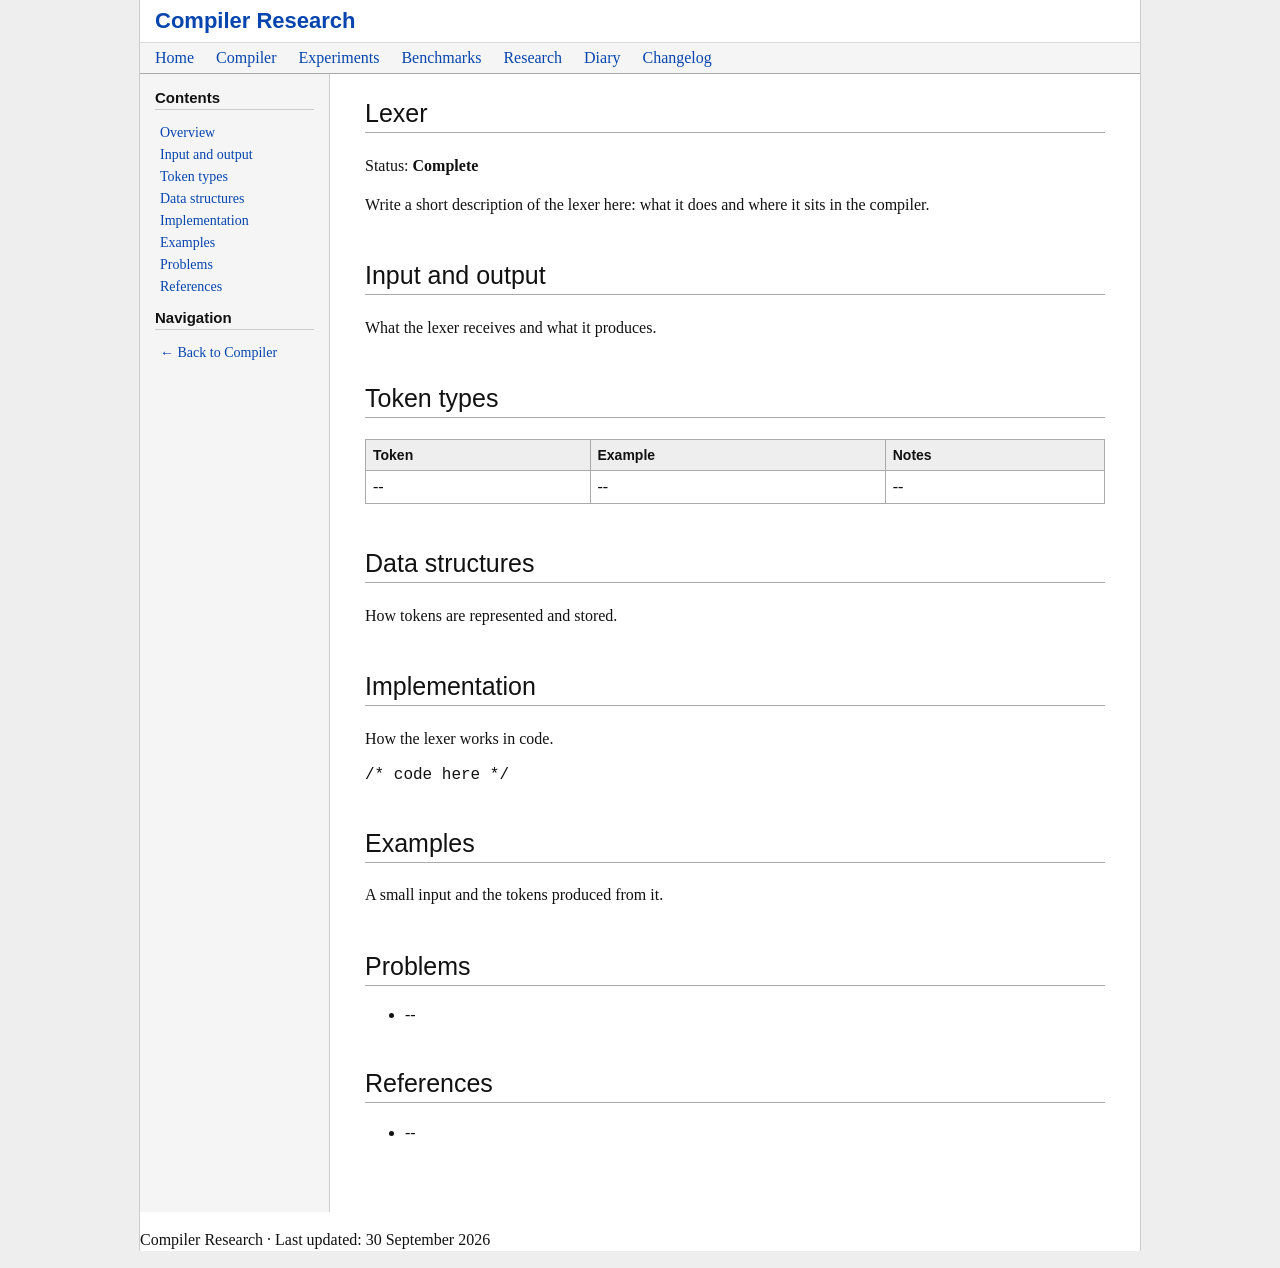
<file: lexer.html>
<!DOCTYPE html>
<html lang="en">

<head>
    <meta charset="UTF-8">
    <meta name="viewport" content="width=device-width, initial-scale=1.0">

    <title>Lexer - Compiler Research</title>

    <link rel="stylesheet" href="style.css">
</head>

<body>

<div class="page">

    <!-- Header -->

    <header>

        <div class="header-top">

            <h1>Compiler Research</h1>

        </div>


        <!-- Main navigation -->

        <nav>
            <a href="index.html#home">Home</a>
            <a href="index.html#compiler">Compiler</a>
            <a href="index.html#experiments">Experiments</a>
            <a href="index.html#benchmarks">Benchmarks</a>
            <a href="index.html#research">Research</a>
            <a href="index.html#diary">Diary</a>
            <a href="index.html#changelog">Changelog</a>
        </nav>

    </header>


    <!-- Main layout -->

    <div class="layout">


        <!-- Sidebar -->

        <aside>

            <h3>Contents</h3>

            <ul>

                <li>
                    <a href="#overview">
                        Overview
                    </a>
                </li>

                <li>
                    <a href="#io">
                        Input and output
                    </a>
                </li>

                <li>
                    <a href="#tokens">
                        Token types
                    </a>
                </li>

                <li>
                    <a href="#data-structures">
                        Data structures
                    </a>
                </li>

                <li>
                    <a href="#implementation">
                        Implementation
                    </a>
                </li>

                <li>
                    <a href="#examples">
                        Examples
                    </a>
                </li>

                <li>
                    <a href="#problems">
                        Problems
                    </a>
                </li>

                <li>
                    <a href="#references">
                        References
                    </a>
                </li>

            </ul>


            <h3>Navigation</h3>

            <ul>

                <li>
                    <a href="index.html#compiler">
                        &larr; Back to Compiler
                    </a>
                </li>

            </ul>

        </aside>


        <!-- Main content -->

        <main>


            <!-- Overview -->

            <section id="overview">

                <h2>Lexer</h2>

                <p>
                    Status:
                    <strong>Complete</strong>
                </p>

                <p>
                    Write a short description of the lexer here: what it
                    does and where it sits in the compiler.
                </p>

            </section>



            <!-- Input and output -->

            <section id="io">

                <h2>Input and output</h2>

                <p>
                    What the lexer receives and what it produces.
                </p>

            </section>



            <!-- Token types -->

            <section id="tokens">

                <h2>Token types</h2>

                <table>

                    <thead>

                        <tr>
                            <th>Token</th>
                            <th>Example</th>
                            <th>Notes</th>
                        </tr>

                    </thead>

                    <tbody>

                        <tr>
                            <td>--</td>
                            <td>--</td>
                            <td>--</td>
                        </tr>

                    </tbody>

                </table>

            </section>



            <!-- Data structures -->

            <section id="data-structures">

                <h2>Data structures</h2>

                <p>
                    How tokens are represented and stored.
                </p>

            </section>



            <!-- Implementation -->

            <section id="implementation">

                <h2>Implementation</h2>

                <p>
                    How the lexer works in code.
                </p>

                <pre><code>/* code here */</code></pre>

            </section>



            <!-- Examples -->

            <section id="examples">

                <h2>Examples</h2>

                <p>
                    A small input and the tokens produced from it.
                </p>

            </section>



            <!-- Problems -->

            <section id="problems">

                <h2>Problems</h2>

                <ul>

                    <li>
                        --
                    </li>

                </ul>

            </section>



            <!-- References -->

            <section id="references">

                <h2>References</h2>

                <ul>

                    <li>
                        --
                    </li>

                </ul>

            </section>


        </main>

    </div>

    <footer>

        <p>
            Compiler Research ·
            Last updated: 30 September 2026
        </p>

    </footer>


</div>

</body>

</html>
</file>
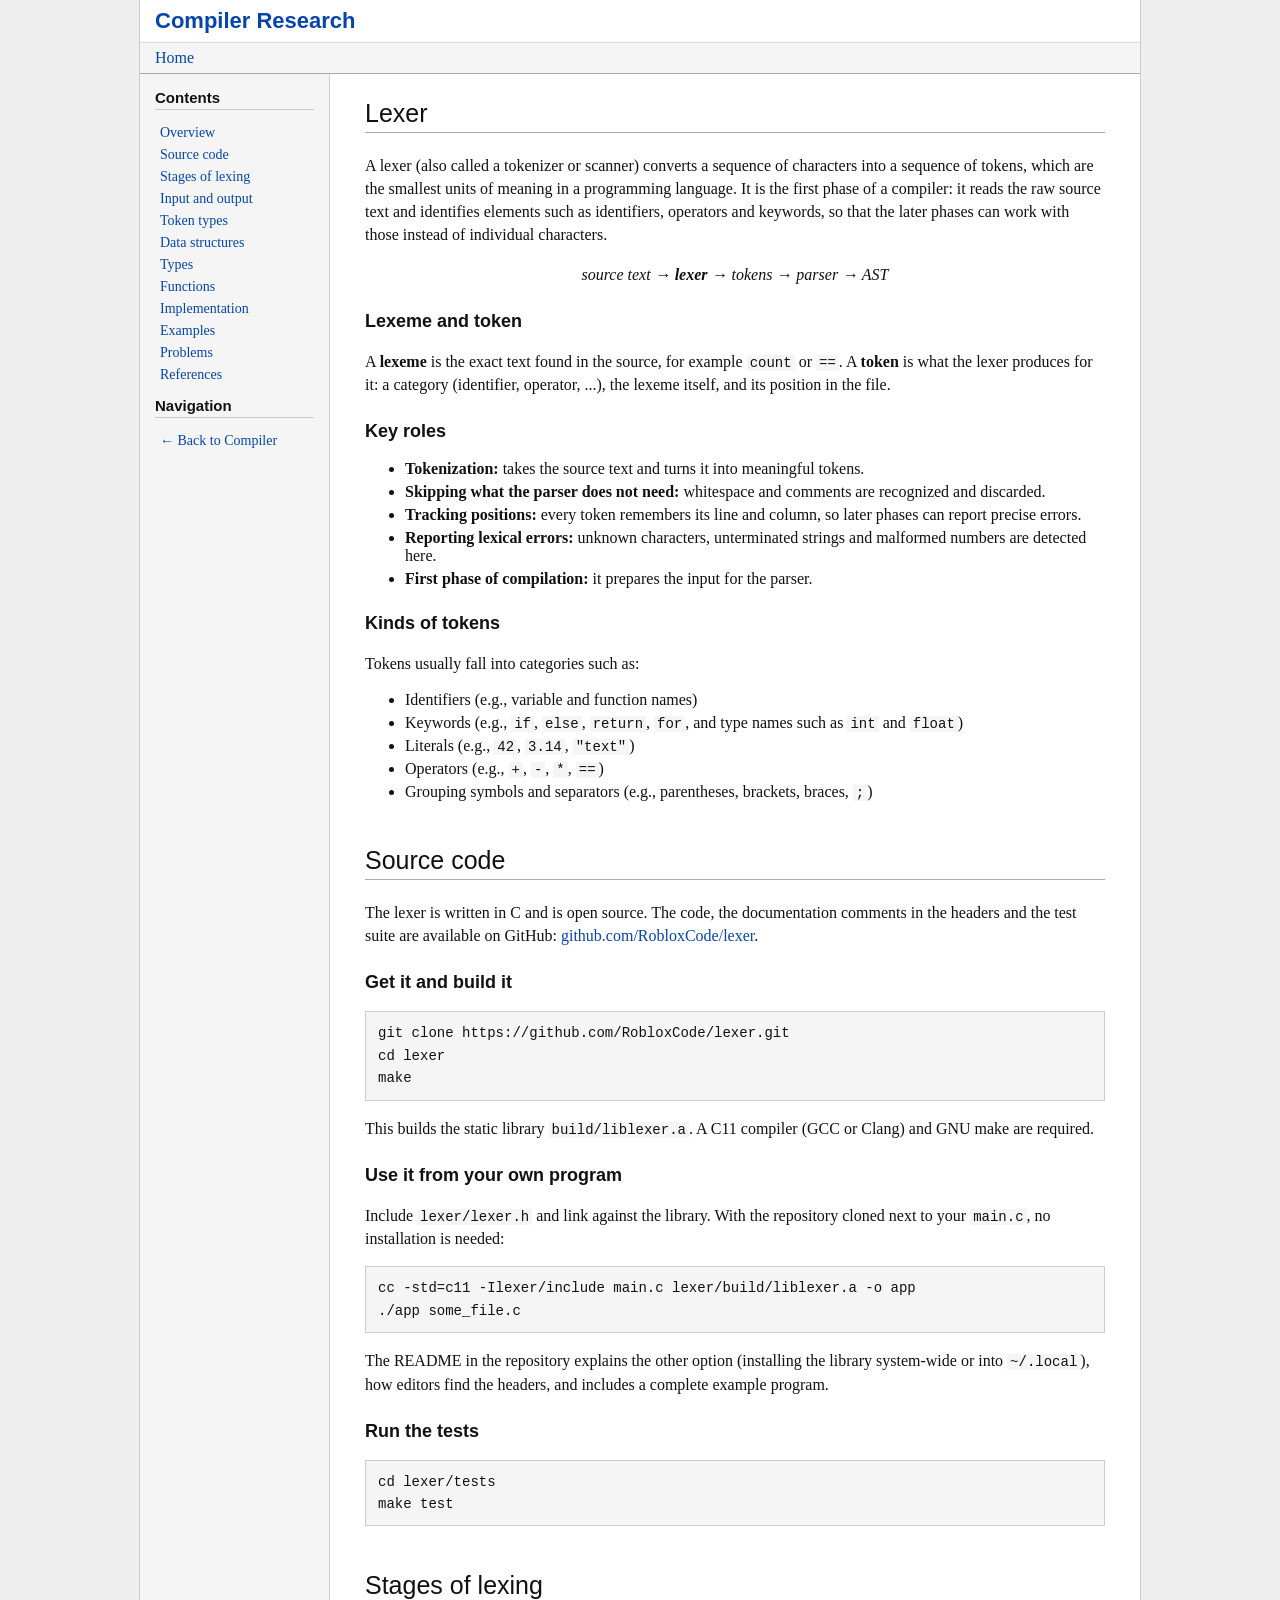
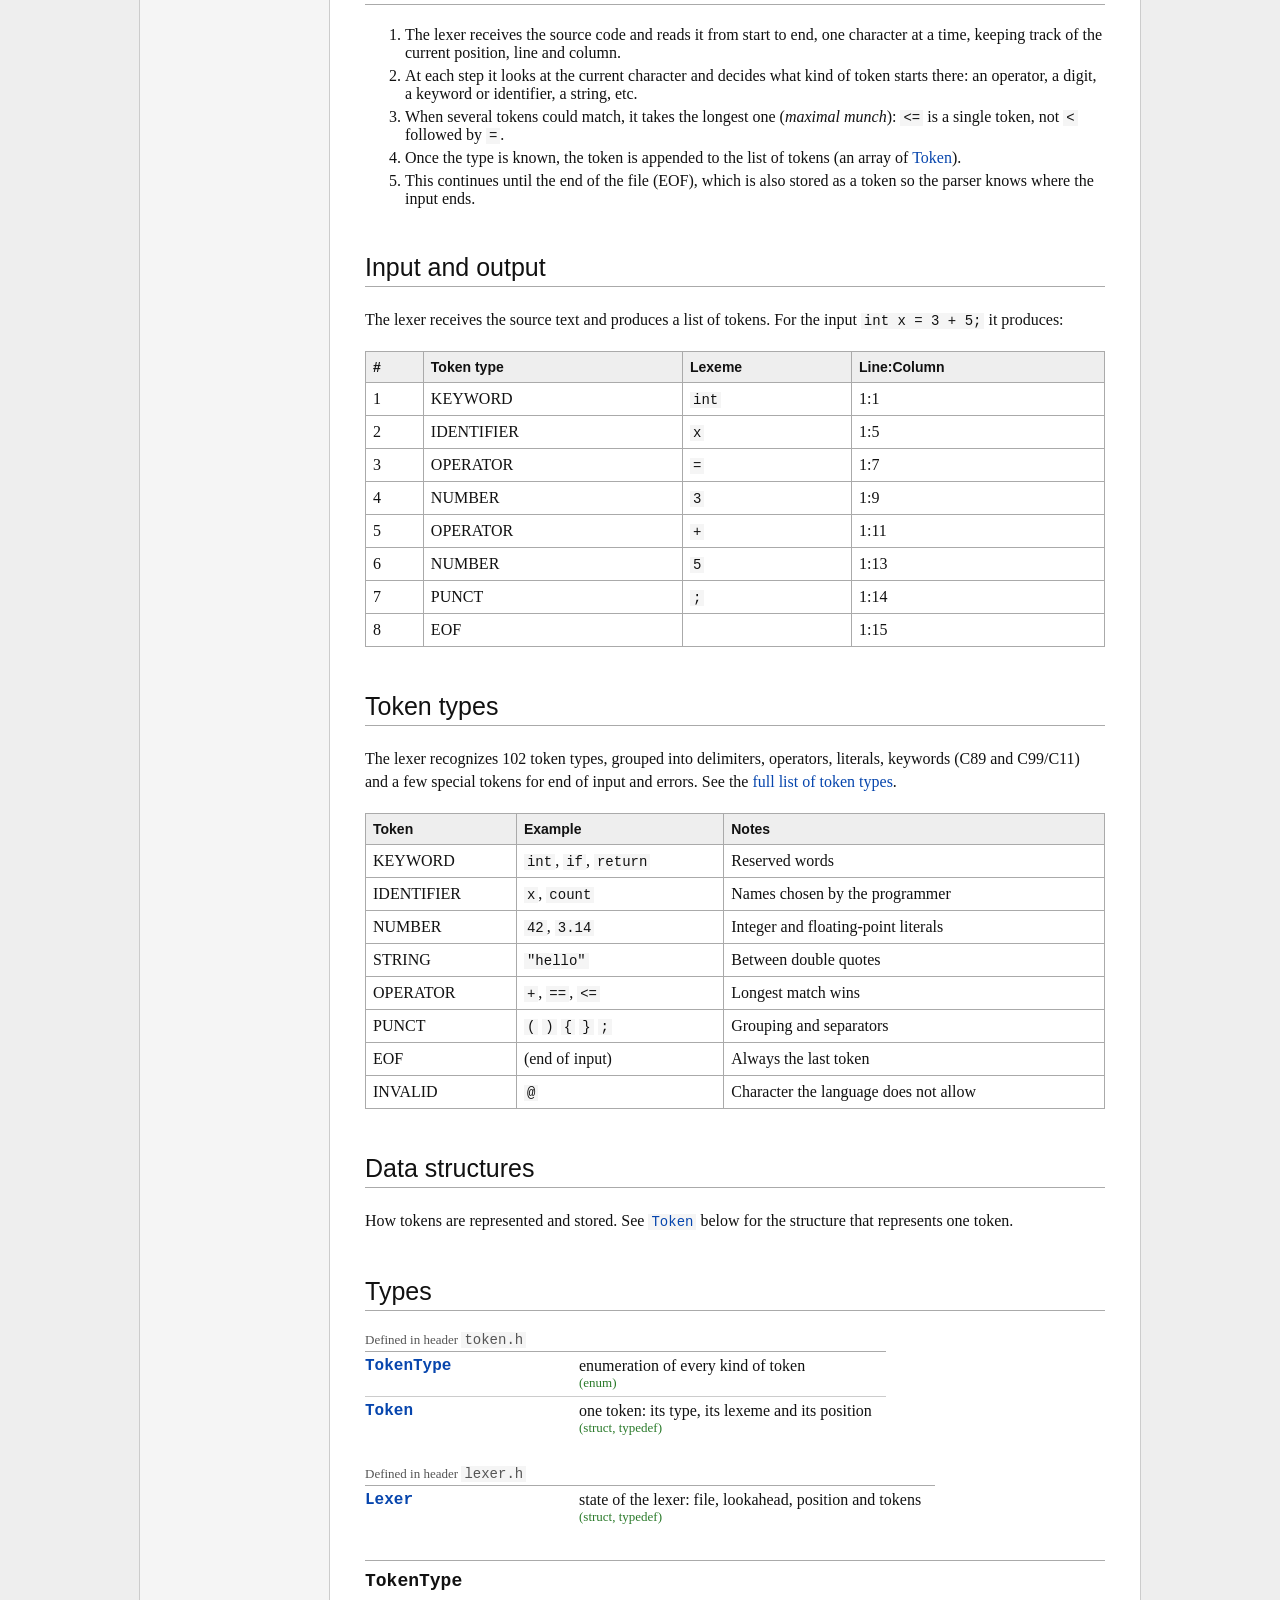
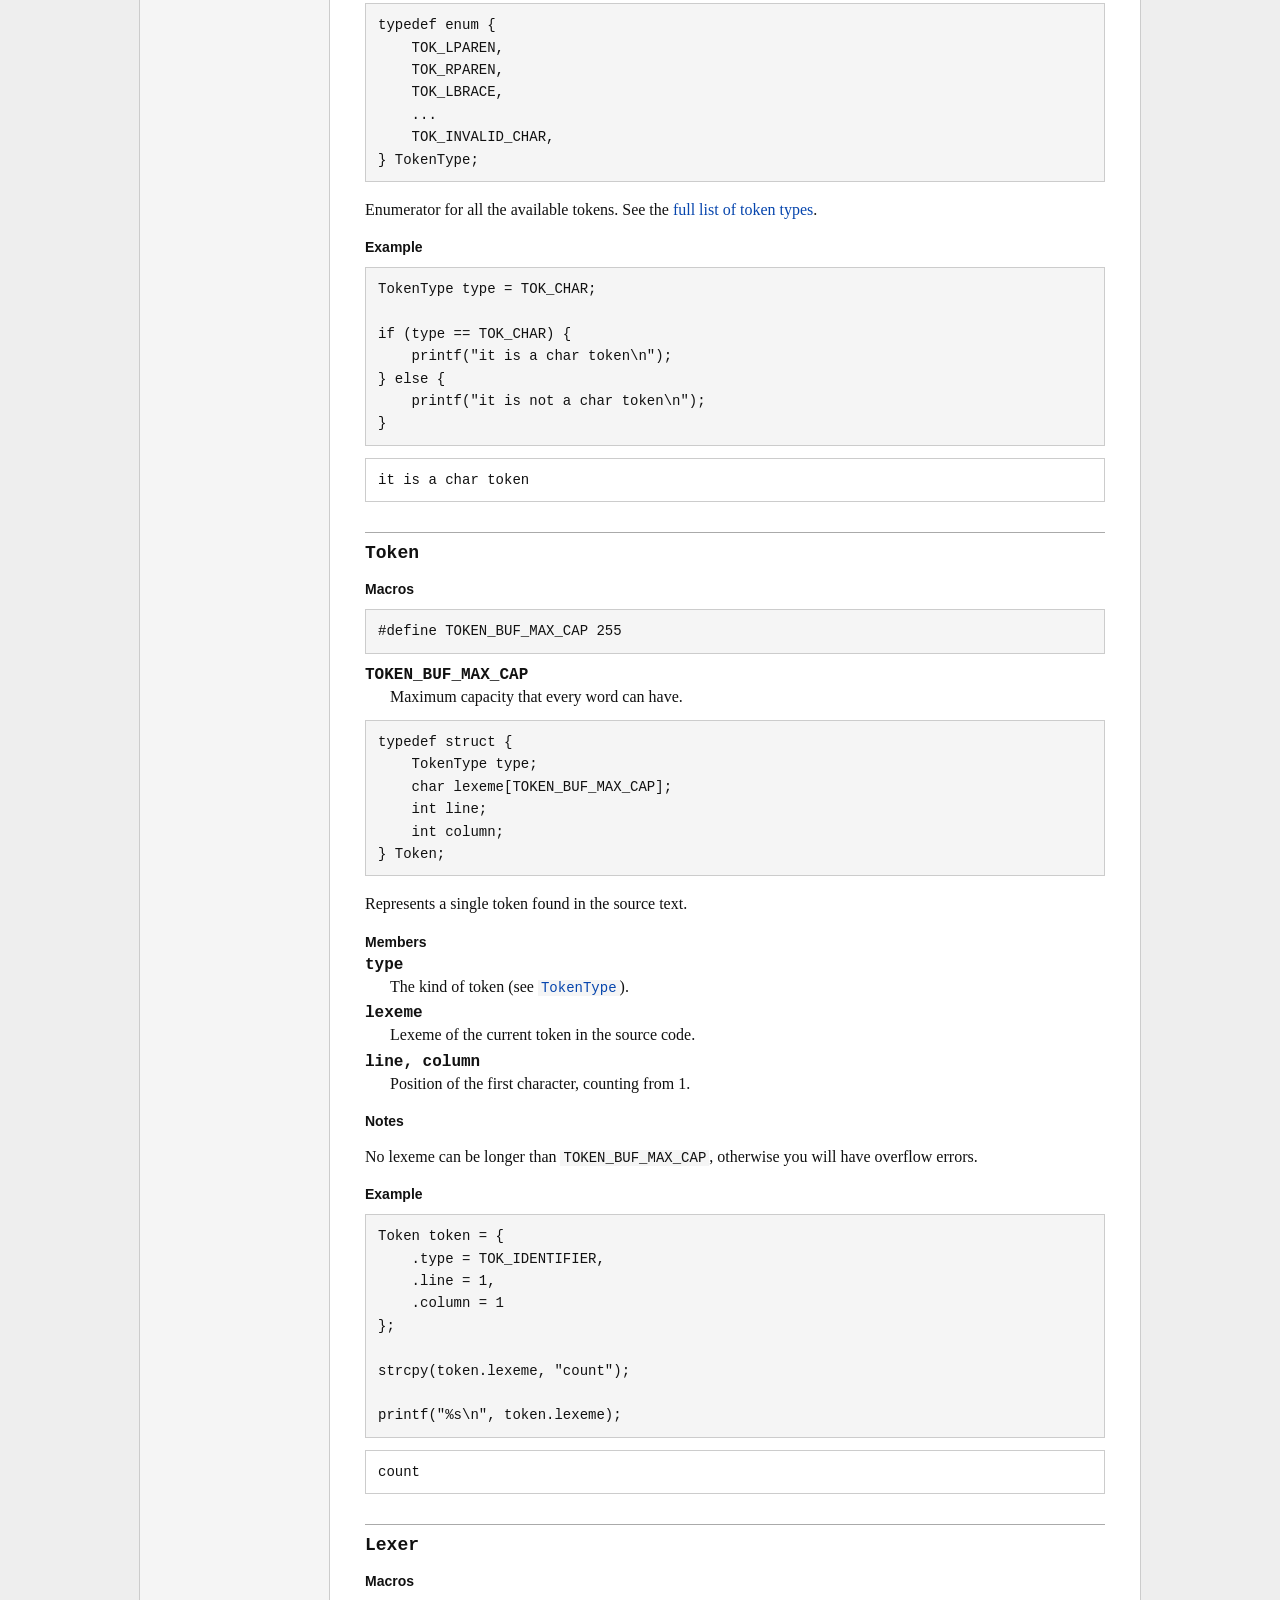
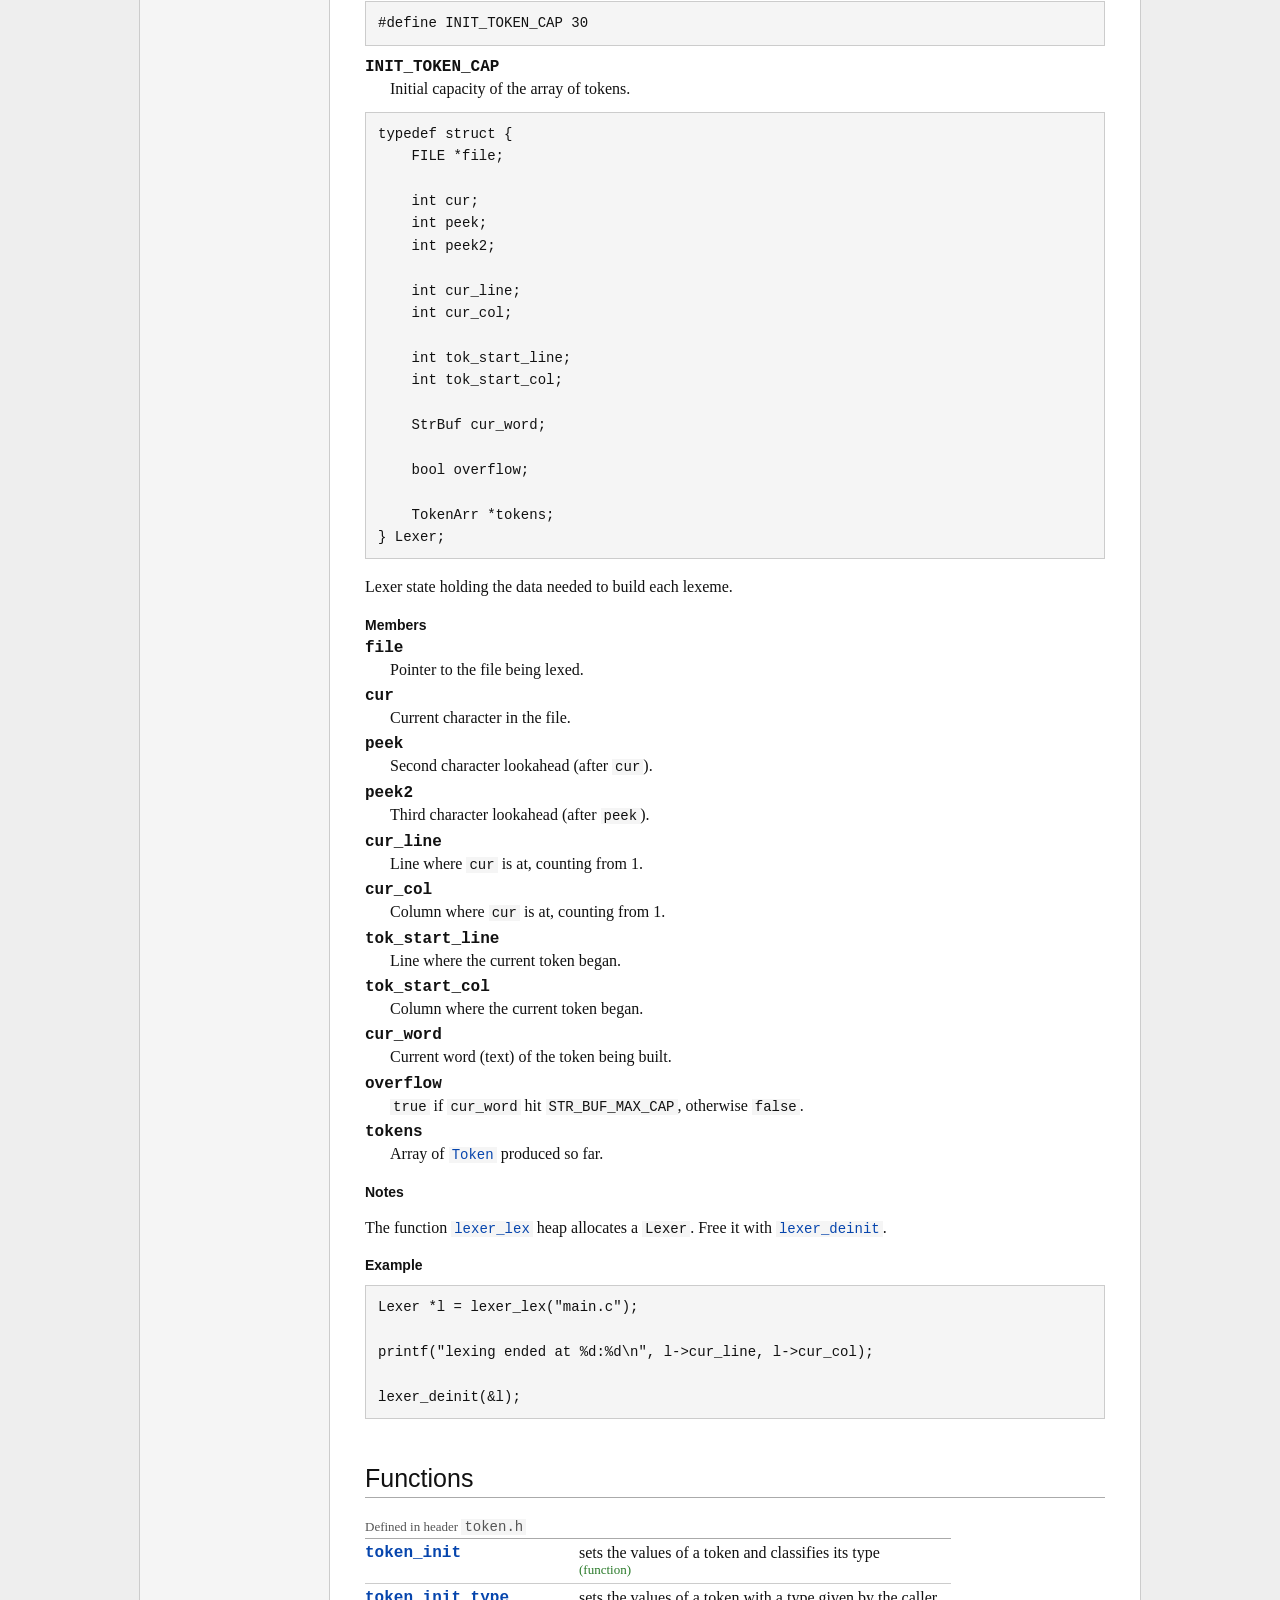
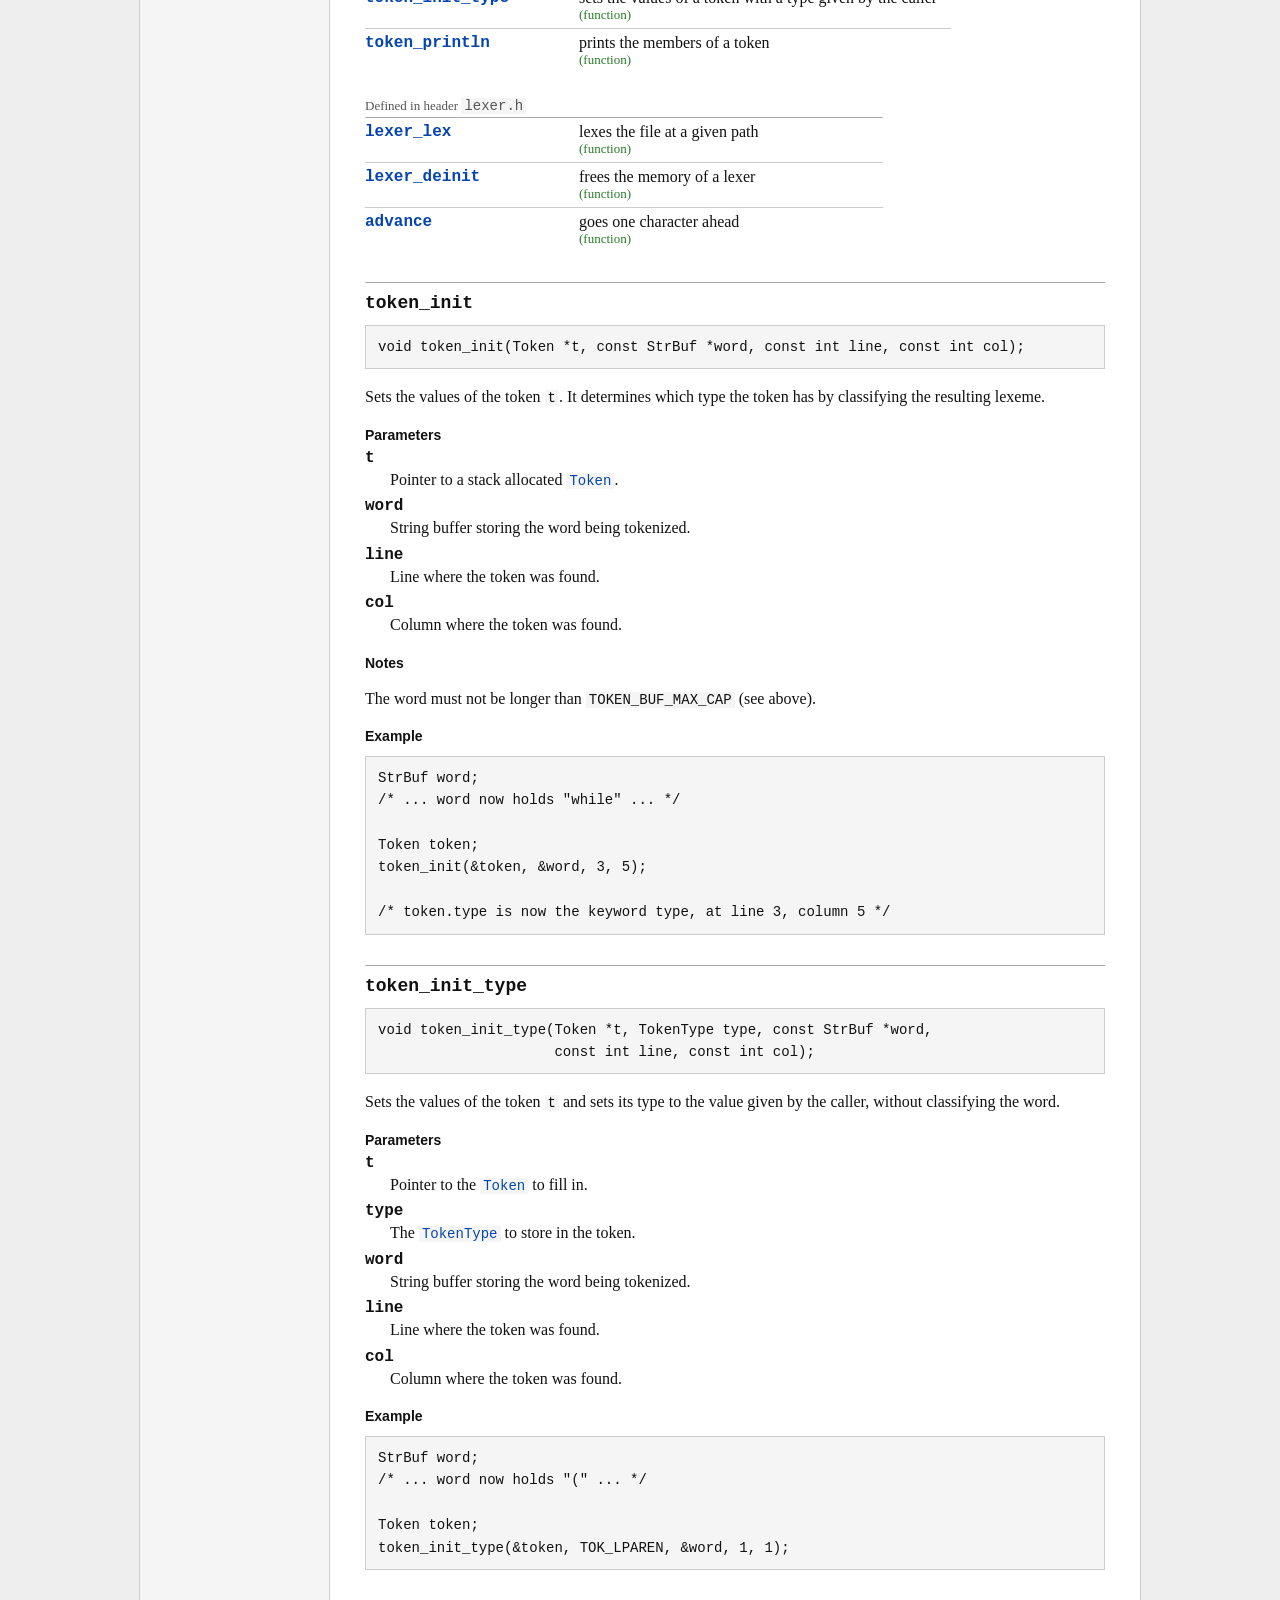
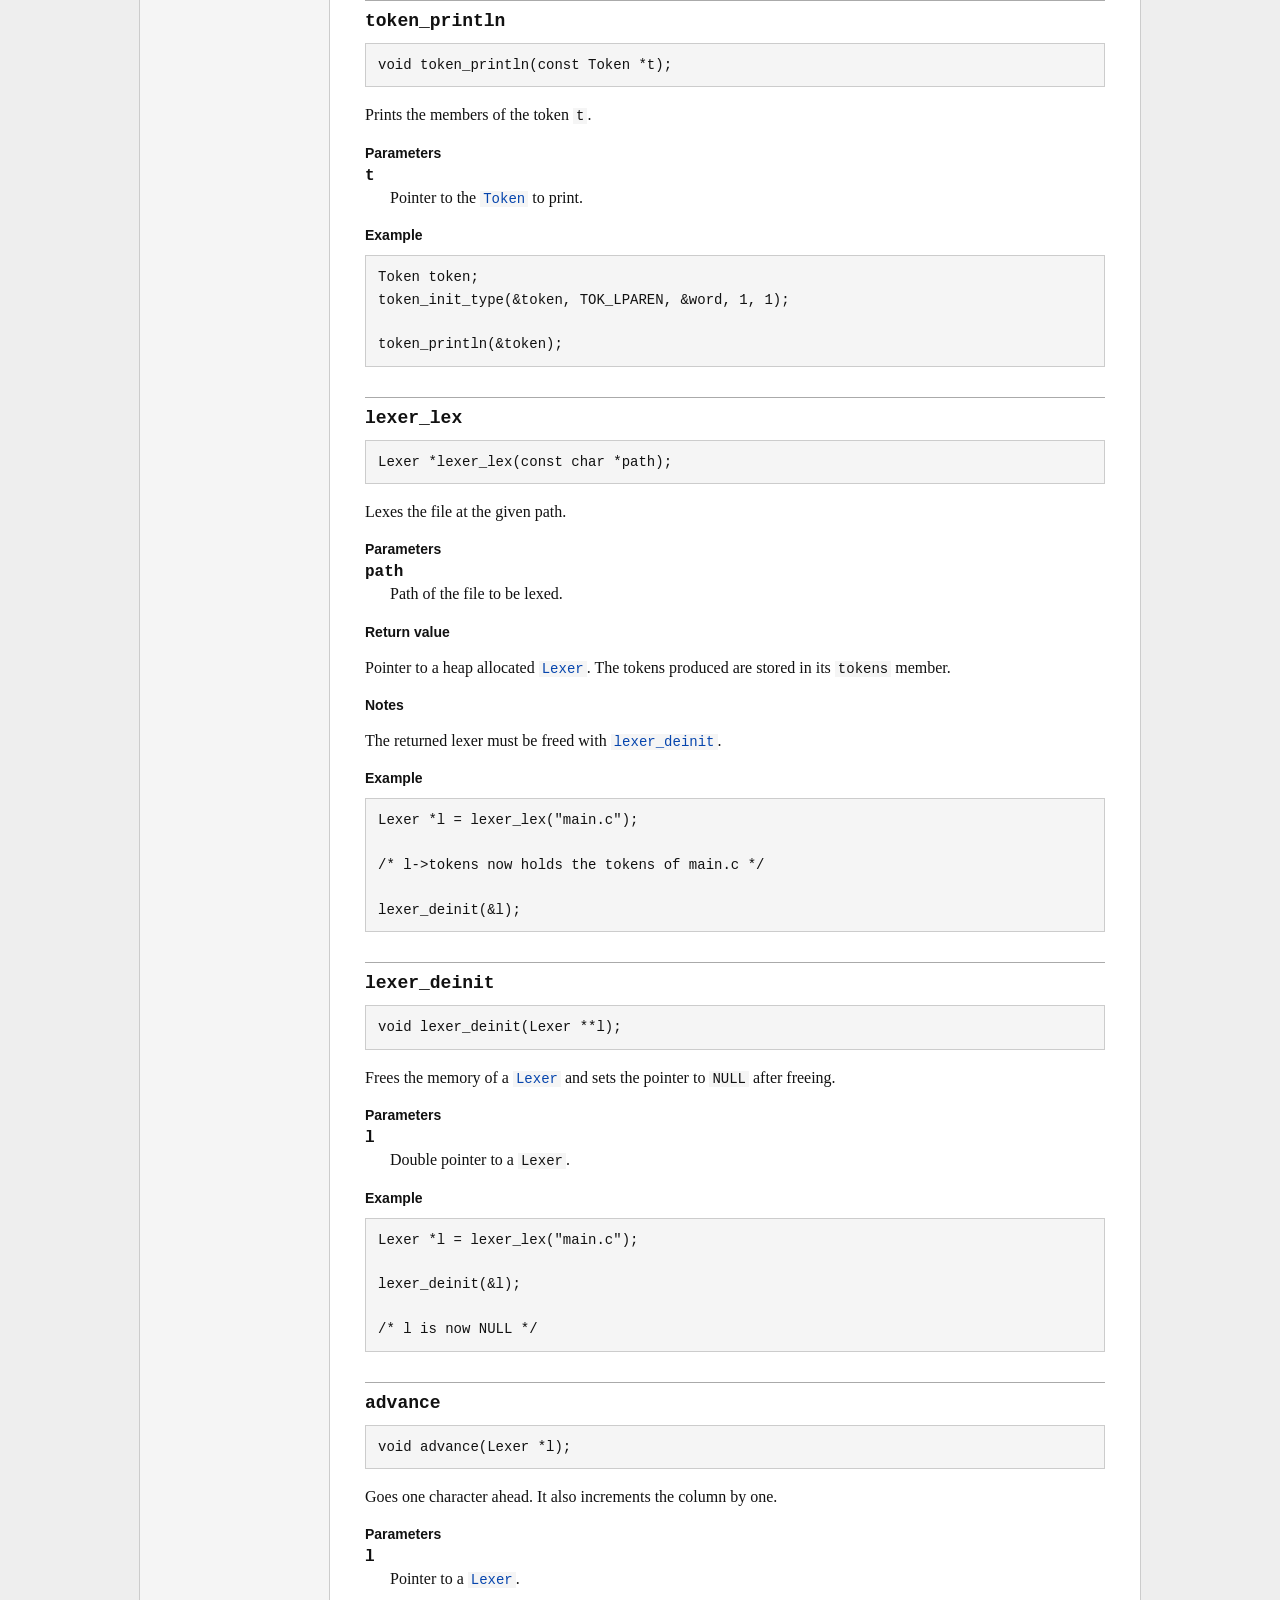
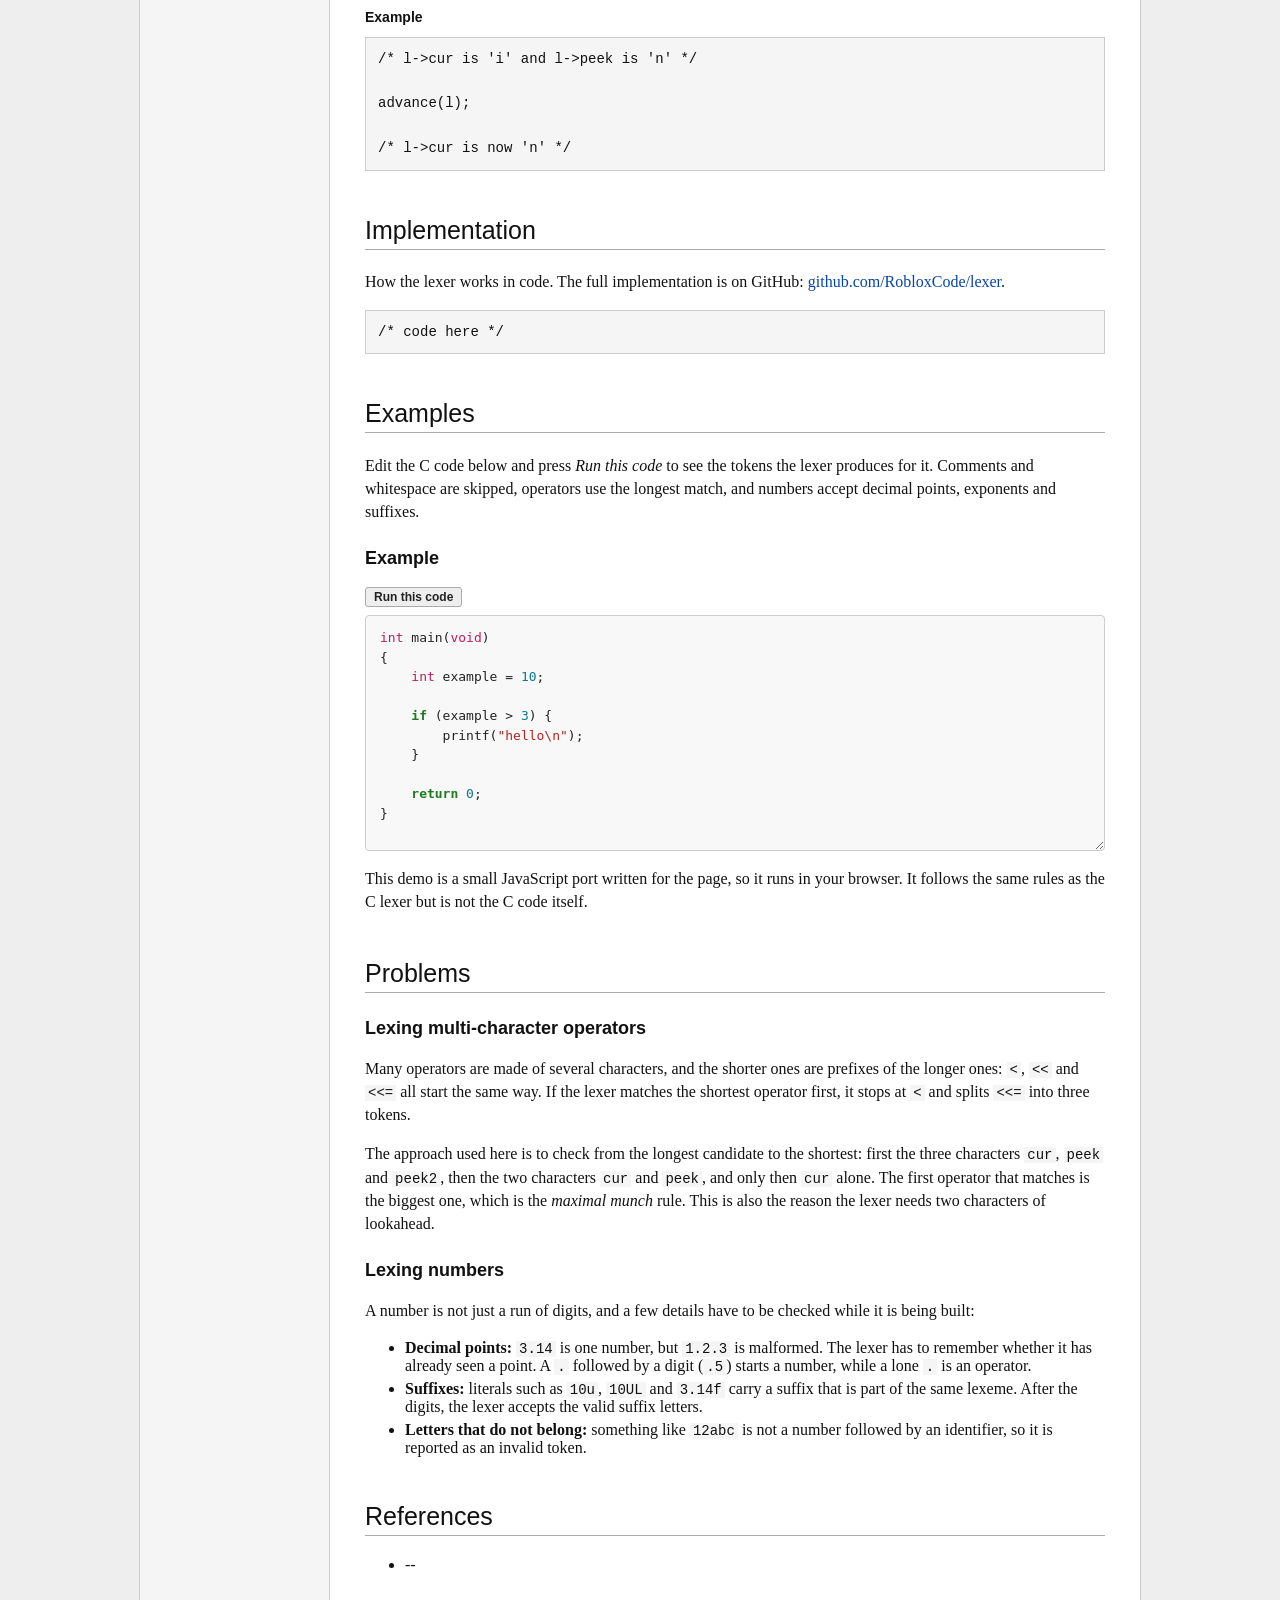
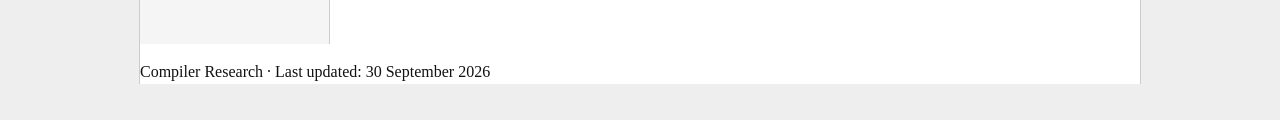
<file: compiler/lexer.html>
<!DOCTYPE html>
<html lang="en">

  <head>
    <meta charset="UTF-8">
    <meta name="viewport" content="width=device-width, initial-scale=1.0">

    <title>Lexer - Compiler Research</title>

    <link rel="stylesheet" href="../style.css">
    <link rel="stylesheet" href="../reference.css">

    <style>
      /* ---- Runnable example ---- */
      #demo .run-btn {
        font: bold 12px sans-serif;
        padding: 2px 8px;
        margin: 0 0 8px;
        border: 1px solid #aaa;
        border-radius: 3px;
        background: #eee;
        color: #222;
        cursor: pointer;
      }
      #demo .run-btn:hover { background: #e2e2e2; }

      #demo .code-wrap {
        position: relative;
        background: #f8f8f8;
        border: 1px solid #ccc;
        border-radius: 4px;
      }
      #demo .code-wrap pre,
      #demo .code-wrap textarea {
        margin: 0;
        padding: 12px 14px;
        border: 0;
        box-sizing: border-box;
        font: 13px/1.5 Consolas, "DejaVu Sans Mono", Menlo, monospace;
        white-space: pre;
        word-wrap: normal;
        tab-size: 4;
        letter-spacing: normal;
      }
      #demo .code-wrap pre.hl {
        position: absolute;
        inset: 0;
        overflow: hidden;
        pointer-events: none;
        background: transparent;
        color: #222;
      }
      #demo .code-wrap textarea {
        position: relative;
        display: block;
        width: 100%;
        height: 18em;
        overflow: auto;
        resize: vertical;
        background: transparent;
        color: transparent;
        caret-color: #222;
        outline: none;
      }
      #demo .code-wrap textarea::selection { background: rgba(80, 140, 255, 0.3); }

      #demo .hl .c { color: #3d7a8a; font-style: italic; }
      #demo .hl .s { color: #b3261e; }
      #demo .hl .n { color: #0a7c8c; }
      #demo .hl .p { color: #a67c00; }
      #demo .hl .h { color: #3d7a8a; font-style: italic; }
      #demo .hl .k { color: #1f7a1f; font-weight: bold; }
      #demo .hl .t { color: #c2185b; }

      #demo .out-label { margin: 14px 0 4px; font-weight: bold; }
      #demo .out-box {
        background: #f8f8f8;
        color: #222;
        border: 1px solid #ccc;
        border-radius: 4px;
        padding: 10px 14px;
        font: 13px/1.5 Consolas, "DejaVu Sans Mono", Menlo, monospace;
        white-space: pre;
        overflow: auto;
        max-height: 28em;
      }
      #demo .out-box .bad { color: #b3261e; }
    </style>
  </head>

  <body>

    <div class="page">

      <!-- Header -->

      <header>

        <div class="header-top">

          <h1>Compiler Research</h1>

        </div>


        <!-- Main navigation -->

        <nav>
          <a href="../index.html#home">Home</a>
          <!-- <a href="index.html#compiler">Compiler</a>
          <a href="index.html#experiments">Experiments</a>
          <a href="index.html#benchmarks">Benchmarks</a>
          <a href="index.html#research">Research</a>
          <a href="index.html#diary">Diary</a>
          <a href="index.html#changelog">Changelog</a> -->
        </nav>

      </header>


      <!-- Main layout -->

      <div class="layout">


        <!-- Sidebar -->

        <aside>

          <h3>Contents</h3>

          <ul>

            <li><a href="#overview">Overview</a></li>

            <li><a href="https://github.com/RobloxCode/lexer">Source code</a></li>

            <li><a href="#stages">Stages of lexing</a></li>

            <li><a href="#io">Input and output</a></li>

            <li><a href="#tokens">Token types</a></li>

            <li><a href="#data-structures">Data structures</a></li>

            <li><a href="#types">Types</a></li>

            <li><a href="#functions">Functions</a></li>

            <li><a href="#implementation">Implementation</a></li>

            <li><a href="#examples">Examples</a></li>

            <li><a href="#problems">Problems</a></li>

            <li><a href="#references">References</a></li>

          </ul>


          <h3>Navigation</h3>

          <ul>

            <li>
              <a href="../index.html#compiler">
                &larr; Back to Compiler
              </a>
            </li>

          </ul>

        </aside>


        <!-- Main content -->

        <main>

          <!-- Overview -->
          <section id="overview">

            <h2>Lexer</h2>

            <p>
              A lexer (also called a tokenizer or scanner) converts a
              sequence of characters into a sequence of tokens, which
              are the smallest units of meaning in a programming
              language. It is the first phase of a compiler: it reads
              the raw source text and identifies elements such as
              identifiers, operators and keywords, so that the later
              phases can work with those instead of individual
              characters.
            </p>

            <p class="pipeline">
              <em>source text &rarr; <strong>lexer</strong> &rarr;
              tokens &rarr; parser &rarr; AST</em>
            </p>

            <h3>Lexeme and token</h3>

            <p>
              A <strong>lexeme</strong> is the exact text found in the
              source, for example <code>count</code> or <code>==</code>.
              A <strong>token</strong> is what the lexer produces for
              it: a category (identifier, operator, ...), the lexeme
              itself, and its position in the file.
            </p>

            <h3>Key roles</h3>

            <ul>
              <li>
                <strong>Tokenization:</strong> takes the source text
                and turns it into meaningful tokens.
              </li>
              <li>
                <strong>Skipping what the parser does not need:</strong>
                whitespace and comments are recognized and discarded.
              </li>
              <li>
                <strong>Tracking positions:</strong> every token
                remembers its line and column, so later phases can
                report precise errors.
              </li>
              <li>
                <strong>Reporting lexical errors:</strong> unknown
                characters, unterminated strings and malformed numbers
                are detected here.
              </li>
              <li>
                <strong>First phase of compilation:</strong> it
                prepares the input for the parser.
              </li>
            </ul>

            <h3>Kinds of tokens</h3>

            <p>Tokens usually fall into categories such as:</p>

            <ul>
              <li>Identifiers (e.g., variable and function names)</li>
              <li>Keywords (e.g., <code>if</code>, <code>else</code>, <code>return</code>, <code>for</code>, and type names such as <code>int</code> and <code>float</code>)</li>
              <li>Literals (e.g., <code>42</code>, <code>3.14</code>, <code>"text"</code>)</li>
              <li>Operators (e.g., <code>+</code>, <code>-</code>, <code>*</code>, <code>==</code>)</li>
              <li>Grouping symbols and separators (e.g., parentheses, brackets, braces, <code>;</code>)</li>
            </ul>

          </section>

          <!-- Source code -->
          <section id="source">

            <h2>Source code</h2>

            <p>
              The lexer is written in C and is open source. The code, the
              documentation comments in the headers and the test suite are
              available on GitHub:
              <a href="https://github.com/RobloxCode/lexer">github.com/RobloxCode/lexer</a>.
            </p>

            <h3>Get it and build it</h3>

<pre><code>git clone https://github.com/RobloxCode/lexer.git
cd lexer
make</code></pre>

            <p>
              This builds the static library <code>build/liblexer.a</code>. A C11
              compiler (GCC or Clang) and GNU make are required.
            </p>

            <h3>Use it from your own program</h3>

            <p>
              Include <code>lexer/lexer.h</code> and link against the library. With
              the repository cloned next to your <code>main.c</code>, no
              installation is needed:
            </p>

<pre><code>cc -std=c11 -Ilexer/include main.c lexer/build/liblexer.a -o app
./app some_file.c</code></pre>

            <p>
              The README in the repository explains the other option (installing the
              library system-wide or into <code>~/.local</code>), how editors find the
              headers, and includes a complete example program.
            </p>

            <h3>Run the tests</h3>

<pre><code>cd lexer/tests
make test</code></pre>

          </section>


          <!-- Stages -->
          <section id="stages">

            <h2>Stages of lexing</h2>

            <ol>
              <li>
                The lexer receives the source code and reads it from
                start to end, one character at a time, keeping track
                of the current position, line and column.
              </li>
              <li>
                At each step it looks at the current character and
                decides what kind of token starts there: an operator,
                a digit, a keyword or identifier, a string, etc.
              </li>
              <li>
                When several tokens could match, it takes the longest
                one (<em>maximal munch</em>): <code>&lt;=</code> is a
                single token, not <code>&lt;</code> followed by
                <code>=</code>.
              </li>
              <li>
                Once the type is known, the token is appended to the
                list of tokens (an array of <a href="#Token">Token</a>).
              </li>
              <li>
                This continues until the end of the file (EOF), which
                is also stored as a token so the parser knows where
                the input ends.
              </li>
            </ol>

          </section>


          <!-- Input and output -->
          <section id="io">

            <h2>Input and output</h2>

            <p>
              The lexer receives the source text and produces a list
              of tokens. For the input <code>int x = 3 + 5;</code> it
              produces:
            </p>

            <table>

              <thead>

                <tr>
                  <th>#</th>
                  <th>Token type</th>
                  <th>Lexeme</th>
                  <th>Line:Column</th>
                </tr>

              </thead>

              <tbody>

                <tr><td>1</td><td>KEYWORD</td><td><code>int</code></td><td>1:1</td></tr>
                <tr><td>2</td><td>IDENTIFIER</td><td><code>x</code></td><td>1:5</td></tr>
                <tr><td>3</td><td>OPERATOR</td><td><code>=</code></td><td>1:7</td></tr>
                <tr><td>4</td><td>NUMBER</td><td><code>3</code></td><td>1:9</td></tr>
                <tr><td>5</td><td>OPERATOR</td><td><code>+</code></td><td>1:11</td></tr>
                <tr><td>6</td><td>NUMBER</td><td><code>5</code></td><td>1:13</td></tr>
                <tr><td>7</td><td>PUNCT</td><td><code>;</code></td><td>1:14</td></tr>
                <tr><td>8</td><td>EOF</td><td></td><td>1:15</td></tr>

              </tbody>

            </table>

          </section>


          <!-- Token types -->
          <section id="tokens">

            <h2>Token types</h2>

            <p>
              The lexer recognizes 102 token types, grouped into
              delimiters, operators, literals, keywords (C89 and
              C99/C11) and a few special tokens for end of input and
              errors. See the
              <a href="token_types.html">full list of token types</a>.
            </p>

            <table>

              <thead>

                <tr>
                  <th>Token</th>
                  <th>Example</th>
                  <th>Notes</th>
                </tr>

              </thead>

              <tbody>

                <tr><td>KEYWORD</td><td><code>int</code>, <code>if</code>, <code>return</code></td><td>Reserved words</td></tr>
                <tr><td>IDENTIFIER</td><td><code>x</code>, <code>count</code></td><td>Names chosen by the programmer</td></tr>
                <tr><td>NUMBER</td><td><code>42</code>, <code>3.14</code></td><td>Integer and floating-point literals</td></tr>
                <tr><td>STRING</td><td><code>"hello"</code></td><td>Between double quotes</td></tr>
                <tr><td>OPERATOR</td><td><code>+</code>, <code>==</code>, <code>&lt;=</code></td><td>Longest match wins</td></tr>
                <tr><td>PUNCT</td><td><code>(</code> <code>)</code> <code>{</code> <code>}</code> <code>;</code></td><td>Grouping and separators</td></tr>
                <tr><td>EOF</td><td>(end of input)</td><td>Always the last token</td></tr>
                <tr><td>INVALID</td><td><code>@</code></td><td>Character the language does not allow</td></tr>

              </tbody>

            </table>

          </section>


          <!-- Data structures -->
          <section id="data-structures">

            <h2>Data structures</h2>

            <p>
              How tokens are represented and stored. See
              <a href="#Token"><code>Token</code></a> below for the
              structure that represents one token.
            </p>

          </section>


          <!-- Types -->
          <section id="types">

            <h2>Types</h2>

            <table class="ref">

              <tr class="ref-file">
                <td colspan="2">Defined in header <code>token.h</code></td>
              </tr>

              <tr>
                <td class="ref-name"><a href="#TokenType">TokenType</a></td>
                <td>
                  enumeration of every kind of token
                  <span class="ref-kind">(enum)</span>
                </td>
              </tr>

              <tr>
                <td class="ref-name"><a href="#Token">Token</a></td>
                <td>
                  one token: its type, its lexeme and its position
                  <span class="ref-kind">(struct, typedef)</span>
                </td>
              </tr>

            </table>

            <table class="ref">

              <tr class="ref-file">
                <td colspan="2">Defined in header <code>lexer.h</code></td>
              </tr>

              <tr>
                <td class="ref-name"><a href="#Lexer">Lexer</a></td>
                <td>
                  state of the lexer: file, lookahead, position and tokens
                  <span class="ref-kind">(struct, typedef)</span>
                </td>
              </tr>

            </table>


            <!-- TokenType -->
            <div class="ref-entry" id="TokenType">

              <h4>TokenType</h4>

<pre><code>typedef enum {
    TOK_LPAREN,
    TOK_RPAREN,
    TOK_LBRACE,
    ...
    TOK_INVALID_CHAR,
} TokenType;</code></pre>

              <p>
                Enumerator for all the available tokens. See the
                <a href="token_types.html">full list of token types</a>.
              </p>

              <h5>Example</h5>

<pre><code>TokenType type = TOK_CHAR;

if (type == TOK_CHAR) {
    printf("it is a char token\n");
} else {
    printf("it is not a char token\n");
}</code></pre>

<pre class="ref-output"><code>it is a char token</code></pre>

            </div>
            <!-- end for TokenType -->


            <!-- Token -->
            <div class="ref-entry" id="Token">

              <h4>Token</h4>

              <h5>Macros</h5>

<pre><code>#define TOKEN_BUF_MAX_CAP 255</code></pre>

              <dl>
                <dt>TOKEN_BUF_MAX_CAP</dt>
                <dd>Maximum capacity that every word can have.</dd>
              </dl>

<pre><code>typedef struct {
    TokenType type;
    char lexeme[TOKEN_BUF_MAX_CAP];
    int line;
    int column;
} Token;</code></pre>

              <p>Represents a single token found in the source text.</p>

              <h5>Members</h5>

              <dl>
                <dt>type</dt>
                <dd>The kind of token (see <a href="#TokenType"><code>TokenType</code></a>).</dd>

                <dt>lexeme</dt>
                <dd>Lexeme of the current token in the source code.</dd>

                <dt>line, column</dt>
                <dd>Position of the first character, counting from 1.</dd>
              </dl>

              <h5>Notes</h5>

              <p>
                No lexeme can be longer than <code>TOKEN_BUF_MAX_CAP</code>,
                otherwise you will have overflow errors.
              </p>

              <h5>Example</h5>

<pre><code>Token token = {
    .type = TOK_IDENTIFIER,
    .line = 1,
    .column = 1
};

strcpy(token.lexeme, "count");

printf("%s\n", token.lexeme);</code></pre>

<pre class="ref-output"><code>count</code></pre>

            </div>
            <!-- end for Token -->


            <!-- Lexer -->
            <div class="ref-entry" id="Lexer">

              <h4>Lexer</h4>

              <h5>Macros</h5>

<pre><code>#define INIT_TOKEN_CAP 30</code></pre>

              <dl>
                <dt>INIT_TOKEN_CAP</dt>
                <dd>Initial capacity of the array of tokens.</dd>
              </dl>

<pre><code>typedef struct {
    FILE *file;

    int cur;
    int peek;
    int peek2;

    int cur_line;
    int cur_col;

    int tok_start_line;
    int tok_start_col;

    StrBuf cur_word;

    bool overflow;

    TokenArr *tokens;
} Lexer;</code></pre>

              <p>Lexer state holding the data needed to build each lexeme.</p>

              <h5>Members</h5>

              <dl>
                <dt>file</dt>
                <dd>Pointer to the file being lexed.</dd>

                <dt>cur</dt>
                <dd>Current character in the file.</dd>

                <dt>peek</dt>
                <dd>Second character lookahead (after <code>cur</code>).</dd>

                <dt>peek2</dt>
                <dd>Third character lookahead (after <code>peek</code>).</dd>

                <dt>cur_line</dt>
                <dd>Line where <code>cur</code> is at, counting from 1.</dd>

                <dt>cur_col</dt>
                <dd>Column where <code>cur</code> is at, counting from 1.</dd>

                <dt>tok_start_line</dt>
                <dd>Line where the current token began.</dd>

                <dt>tok_start_col</dt>
                <dd>Column where the current token began.</dd>

                <dt>cur_word</dt>
                <dd>Current word (text) of the token being built.</dd>

                <dt>overflow</dt>
                <dd>
                  <code>true</code> if <code>cur_word</code> hit
                  <code>STR_BUF_MAX_CAP</code>, otherwise
                  <code>false</code>.
                </dd>

                <dt>tokens</dt>
                <dd>Array of <a href="#Token"><code>Token</code></a> produced so far.</dd>
              </dl>

              <h5>Notes</h5>

              <p>
                The function <a href="#lexer_lex"><code>lexer_lex</code></a>
                heap allocates a <code>Lexer</code>. Free it with
                <a href="#lexer_deinit"><code>lexer_deinit</code></a>.
              </p>

              <h5>Example</h5>

<pre><code>Lexer *l = lexer_lex("main.c");

printf("lexing ended at %d:%d\n", l->cur_line, l->cur_col);

lexer_deinit(&amp;l);</code></pre>

            </div>
            <!-- end for Lexer -->

          </section>


          <!-- Functions -->
          <section id="functions">

            <h2>Functions</h2>

            <table class="ref">

              <tr class="ref-file">
                <td colspan="2">Defined in header <code>token.h</code></td>
              </tr>

              <tr>
                <td class="ref-name"><a href="#token_init">token_init</a></td>
                <td>
                  sets the values of a token and classifies its type
                  <span class="ref-kind">(function)</span>
                </td>
              </tr>

              <tr>
                <td class="ref-name"><a href="#token_init_type">token_init_type</a></td>
                <td>
                  sets the values of a token with a type given by the caller
                  <span class="ref-kind">(function)</span>
                </td>
              </tr>

              <tr>
                <td class="ref-name"><a href="#token_println">token_println</a></td>
                <td>
                  prints the members of a token
                  <span class="ref-kind">(function)</span>
                </td>
              </tr>

            </table>

            <table class="ref">

              <tr class="ref-file">
                <td colspan="2">Defined in header <code>lexer.h</code></td>
              </tr>

              <tr>
                <td class="ref-name"><a href="#lexer_lex">lexer_lex</a></td>
                <td>
                  lexes the file at a given path
                  <span class="ref-kind">(function)</span>
                </td>
              </tr>

              <tr>
                <td class="ref-name"><a href="#lexer_deinit">lexer_deinit</a></td>
                <td>
                  frees the memory of a lexer
                  <span class="ref-kind">(function)</span>
                </td>
              </tr>

              <tr>
                <td class="ref-name"><a href="#advance">advance</a></td>
                <td>
                  goes one character ahead
                  <span class="ref-kind">(function)</span>
                </td>
              </tr>

            </table>


            <!-- token_init -->
            <div class="ref-entry" id="token_init">

              <h4>token_init</h4>

<pre><code>void token_init(Token *t, const StrBuf *word, const int line, const int col);</code></pre>

              <p>
                Sets the values of the token <code>t</code>. It
                determines which type the token has by
                classifying the resulting lexeme.
              </p>

              <h5>Parameters</h5>

              <dl>
                <dt>t</dt>
                <dd>Pointer to a stack allocated <a href="#Token"><code>Token</code></a>.</dd>

                <dt>word</dt>
                <dd>String buffer storing the word being tokenized.</dd>

                <dt>line</dt>
                <dd>Line where the token was found.</dd>

                <dt>col</dt>
                <dd>Column where the token was found.</dd>
              </dl>

              <h5>Notes</h5>

              <p>
                The word must not be longer than
                <code>TOKEN_BUF_MAX_CAP</code> (see above).
              </p>

              <h5>Example</h5>

<pre><code>StrBuf word;
/* ... word now holds "while" ... */

Token token;
token_init(&amp;token, &amp;word, 3, 5);

/* token.type is now the keyword type, at line 3, column 5 */</code></pre>

            </div>
            <!-- end for token_init -->


            <!-- token_init_type -->
            <div class="ref-entry" id="token_init_type">

              <h4>token_init_type</h4>

<pre><code>void token_init_type(Token *t, TokenType type, const StrBuf *word,
                     const int line, const int col);</code></pre>

              <p>
                Sets the values of the token <code>t</code> and
                sets its type to the value given by the caller,
                without classifying the word.
              </p>

              <h5>Parameters</h5>

              <dl>
                <dt>t</dt>
                <dd>Pointer to the <a href="#Token"><code>Token</code></a> to fill in.</dd>

                <dt>type</dt>
                <dd>The <a href="#TokenType"><code>TokenType</code></a> to store in the token.</dd>

                <dt>word</dt>
                <dd>String buffer storing the word being tokenized.</dd>

                <dt>line</dt>
                <dd>Line where the token was found.</dd>

                <dt>col</dt>
                <dd>Column where the token was found.</dd>
              </dl>

              <h5>Example</h5>

<pre><code>StrBuf word;
/* ... word now holds "(" ... */

Token token;
token_init_type(&amp;token, TOK_LPAREN, &amp;word, 1, 1);</code></pre>

            </div>
            <!-- end for token_init_type -->


            <!-- token_println -->
            <div class="ref-entry" id="token_println">

              <h4>token_println</h4>

<pre><code>void token_println(const Token *t);</code></pre>

              <p>
                Prints the members of the token <code>t</code>.
              </p>

              <h5>Parameters</h5>

              <dl>
                <dt>t</dt>
                <dd>Pointer to the <a href="#Token"><code>Token</code></a> to print.</dd>
              </dl>

              <h5>Example</h5>

<pre><code>Token token;
token_init_type(&amp;token, TOK_LPAREN, &amp;word, 1, 1);

token_println(&amp;token);</code></pre>

            </div>
            <!-- end for token_println -->


            <!-- lexer_lex -->
            <div class="ref-entry" id="lexer_lex">

              <h4>lexer_lex</h4>

<pre><code>Lexer *lexer_lex(const char *path);</code></pre>

              <p>
                Lexes the file at the given path.
              </p>

              <h5>Parameters</h5>

              <dl>
                <dt>path</dt>
                <dd>Path of the file to be lexed.</dd>
              </dl>

              <h5>Return value</h5>

              <p>
                Pointer to a heap allocated
                <a href="#Lexer"><code>Lexer</code></a>. The tokens
                produced are stored in its <code>tokens</code> member.
              </p>

              <h5>Notes</h5>

              <p>
                The returned lexer must be freed with
                <a href="#lexer_deinit"><code>lexer_deinit</code></a>.
              </p>

              <h5>Example</h5>

<pre><code>Lexer *l = lexer_lex("main.c");

/* l->tokens now holds the tokens of main.c */

lexer_deinit(&amp;l);</code></pre>

            </div>
            <!-- end for lexer_lex -->


            <!-- lexer_deinit -->
            <div class="ref-entry" id="lexer_deinit">

              <h4>lexer_deinit</h4>

<pre><code>void lexer_deinit(Lexer **l);</code></pre>

              <p>
                Frees the memory of a <a href="#Lexer"><code>Lexer</code></a>
                and sets the pointer to <code>NULL</code> after freeing.
              </p>

              <h5>Parameters</h5>

              <dl>
                <dt>l</dt>
                <dd>Double pointer to a <code>Lexer</code>.</dd>
              </dl>

              <h5>Example</h5>

<pre><code>Lexer *l = lexer_lex("main.c");

lexer_deinit(&amp;l);

/* l is now NULL */</code></pre>

            </div>
            <!-- end for lexer_deinit -->


            <!-- advance -->
            <div class="ref-entry" id="advance">

              <h4>advance</h4>

<pre><code>void advance(Lexer *l);</code></pre>

              <p>
                Goes one character ahead. It also increments the
                column by one.
              </p>

              <h5>Parameters</h5>

              <dl>
                <dt>l</dt>
                <dd>Pointer to a <a href="#Lexer"><code>Lexer</code></a>.</dd>
              </dl>

              <h5>Example</h5>

<pre><code>/* l->cur is 'i' and l->peek is 'n' */

advance(l);

/* l->cur is now 'n' */</code></pre>

            </div>
            <!-- end for advance -->

          </section>


          <!-- Implementation -->
          <section id="implementation">

            <h2>Implementation</h2>

            <p>
              How the lexer works in code. The full implementation is
              on GitHub:
              <a href="https://github.com/RobloxCode/lexer">github.com/RobloxCode/lexer</a>.
            </p>

<pre><code>/* code here */</code></pre>

          </section>


          <!-- Examples -->
          <section id="examples">

            <h2>Examples</h2>

            <p>
              Edit the C code below and press <em>Run this code</em> to
              see the tokens the lexer produces for it. Comments and
              whitespace are skipped, operators use the longest match,
              and numbers accept decimal points, exponents and suffixes.
            </p>

            <div id="demo">

              <h3>Example</h3>

              <button type="button" class="run-btn" id="demo-run">Run this code</button>

              <div class="code-wrap">
                <pre class="hl" id="demo-hl" aria-hidden="true"></pre>
                <textarea id="demo-input" spellcheck="false" autocomplete="off" autocapitalize="off" aria-label="C source code">int main(void)
{
    int example = 10;

    if (example > 3) {
        printf("hello\n");
    }

    return 0;
}</textarea>
              </div>

              <div id="demo-result" hidden>
                <p class="out-label">Output:</p>
                <div class="out-box" id="demo-out"></div>
              </div>

            </div>

            <p>
              This demo is a small JavaScript port written for the page,
              so it runs in your browser. It follows the same rules as
              the C lexer but is not the C code itself.
            </p>

            <script>
              (function () {
                /* ---------- Lexer (JavaScript port) ---------- */

                var KEYWORDS = new Set(("auto break case char const continue default do double else enum extern " +
                  "float for goto if int long register return short signed sizeof static struct switch typedef " +
                  "union unsigned void volatile while inline restrict _Bool _Complex _Imaginary").split(" "));

                var OPS3 = ["<<=", ">>=", "..."];
                var OPS2 = ["->", "++", "--", "<<", ">>", "<=", ">=", "==", "!=", "&&", "||",
                            "+=", "-=", "*=", "/=", "%=", "&=", "|=", "^=", "##"];
                var OPS1 = "+-*/%=<>!&|^~?:.#";
                var PUNCT = "(){}[];,";

                var NAMES = {
                  "(": "LPAREN", ")": "RPAREN", "{": "LBRACE", "}": "RBRACE",
                  "[": "LBRACKET", "]": "RBRACKET", ";": "SEMICOLON", ",": "COMMA",
                  "=": "ASSIGN", ">": "GREATER", "<": "LESS", "+": "PLUS", "-": "MINUS",
                  "*": "STAR", "/": "SLASH", "%": "PERCENT", "!": "BANG", "&": "AMP",
                  "|": "PIPE", "^": "CARET", "~": "TILDE", "?": "QUESTION", ":": "COLON",
                  ".": "DOT", "#": "HASH", "<<=": "LSHIFT_ASSIGN", ">>=": "RSHIFT_ASSIGN",
                  "...": "ELLIPSIS", "->": "ARROW", "++": "INCREMENT", "--": "DECREMENT",
                  "<<": "LSHIFT", ">>": "RSHIFT", "<=": "LESS_EQ", ">=": "GREATER_EQ",
                  "==": "EQUAL", "!=": "NOT_EQUAL", "&&": "AND", "||": "OR",
                  "+=": "PLUS_ASSIGN", "-=": "MINUS_ASSIGN", "*=": "STAR_ASSIGN",
                  "/=": "SLASH_ASSIGN", "%=": "PERCENT_ASSIGN", "&=": "AND_ASSIGN",
                  "|=": "OR_ASSIGN", "^=": "XOR_ASSIGN", "##": "PASTE"
                };

                var isDigit = function (c) { return c >= "0" && c <= "9"; };
                var isAlpha = function (c) { return /[A-Za-z_]/.test(c); };
                var isAlnum = function (c) { return isAlpha(c) || isDigit(c); };

                function lex(src) {
                  var toks = [], i = 0, line = 1, col = 1;

                  function adv(n) {
                    for (var k = 0; k < n; k++) {
                      if (src[i] === "\n") { line++; col = 1; } else { col++; }
                      i++;
                    }
                  }
                  function push(type, text, l, c) { toks.push({ type: type, text: text, line: l, col: c }); }

                  while (i < src.length) {
                    var ch = src[i], l = line, c = col, start = i;

                    if (/\s/.test(ch)) { adv(1); continue; }

                    if (src.startsWith("//", i)) {
                      while (i < src.length && src[i] !== "\n") adv(1);
                      continue;
                    }
                    if (src.startsWith("/*", i)) {
                      adv(2);
                      while (i < src.length && !src.startsWith("*/", i)) adv(1);
                      if (i < src.length) adv(2);
                      continue;
                    }

                    if (isAlpha(ch)) {
                      while (i < src.length && isAlnum(src[i])) adv(1);
                      var word = src.slice(start, i);
                      push(KEYWORDS.has(word) ? "KEYWORD" : "IDENTIFIER", word, l, c);
                      continue;
                    }

                    if (isDigit(ch) || (ch === "." && isDigit(src[i + 1] || ""))) {
                      var seenDot = false, bad = false;
                      if (ch === "0" && /[xX]/.test(src[i + 1] || "")) {
                        adv(2);
                        while (i < src.length && /[0-9a-fA-F]/.test(src[i])) adv(1);
                      } else {
                        while (i < src.length && (isDigit(src[i]) || src[i] === ".")) {
                          if (src[i] === ".") { if (seenDot) bad = true; seenDot = true; }
                          adv(1);
                        }
                        if (/[eE]/.test(src[i] || "")) {
                          var j = i + 1;
                          if (/[+-]/.test(src[j] || "")) j++;
                          if (isDigit(src[j] || "")) {
                            adv(j - i);
                            while (i < src.length && isDigit(src[i])) adv(1);
                          }
                        }
                      }
                      while (i < src.length && /[uUlLfF]/.test(src[i])) adv(1);
                      if (i < src.length && isAlnum(src[i])) {
                        bad = true;
                        while (i < src.length && isAlnum(src[i])) adv(1);
                      }
                      push(bad ? "INVALID" : "NUMBER", src.slice(start, i), l, c);
                      continue;
                    }

                    if (ch === '"' || ch === "'") {
                      var q = ch, closed = false;
                      adv(1);
                      while (i < src.length && src[i] !== "\n") {
                        if (src[i] === "\\") { adv(2); continue; }
                        if (src[i] === q) { adv(1); closed = true; break; }
                        adv(1);
                      }
                      push(closed ? (q === '"' ? "STRING" : "CHAR") : "INVALID", src.slice(start, i), l, c);
                      continue;
                    }

                    /* operators: try the longest match first (3, then 2, then 1 char) */
                    var t3 = src.substr(i, 3), t2 = src.substr(i, 2);
                    if (OPS3.indexOf(t3) !== -1) { adv(3); push("OPERATOR", t3, l, c); continue; }
                    if (OPS2.indexOf(t2) !== -1) { adv(2); push("OPERATOR", t2, l, c); continue; }
                    if (OPS1.indexOf(ch) !== -1) { adv(1); push("OPERATOR", ch, l, c); continue; }
                    if (PUNCT.indexOf(ch) !== -1) { adv(1); push("PUNCT", ch, l, c); continue; }

                    adv(1);
                    push("INVALID", ch, l, c);
                  }

                  push("EOF", "", line, col);
                  return toks;
                }

                function typeName(t) {
                  if (t.type === "KEYWORD") return "KW_" + t.text.toUpperCase();
                  if (t.type === "NUMBER") {
                    return (!/^0[xX]/.test(t.text) && /[.eE]/.test(t.text)) ? "FLOAT" : "INTEGER";
                  }
                  if (t.type === "OPERATOR" || t.type === "PUNCT") return NAMES[t.text] || t.type;
                  return t.type;
                }

                /* ---------- Syntax highlighting for the editor ---------- */

                var TYPES = new Set("int char short long float double void signed unsigned size_t FILE bool _Bool".split(" "));
                var HL_RE = new RegExp(
                  "(\\/\\*[\\s\\S]*?(?:\\*\\/|(?![\\s\\S]))|\\/\\/[^\\n]*)" +            /* 1 comment */
                  "|(\"(?:\\\\.|[^\"\\\\\\n])*\"?|'(?:\\\\.|[^'\\\\\\n])*'?)" +            /* 2 string/char */
                  "|(^[ \\t]*#[ \\t]*[A-Za-z_]+)" +                                        /* 3 preprocessor */
                  "|(\\b0[xX][0-9a-fA-F]+[uUlL]*|(?:\\b\\d+\\.?\\d*|\\.\\d+)(?:[eE][+-]?\\d+)?[uUlLfF]*)" + /* 4 number */
                  "|(\\b[A-Za-z_]\\w*\\b)" +                                               /* 5 word */
                  "|(<[A-Za-z_][\\w\\/.]*\\.h>)",                                          /* 6 header name */
                  "gm"
                );

                function esc(s) {
                  return s.replace(/&/g, "&amp;").replace(/</g, "&lt;").replace(/>/g, "&gt;");
                }

                function highlight(src) {
                  var out = "", last = 0, m;
                  HL_RE.lastIndex = 0;
                  while ((m = HL_RE.exec(src)) !== null) {
                    var t = m[0], cls = null;
                    if (m[1]) cls = "c";
                    else if (m[2]) cls = "s";
                    else if (m[3]) cls = "p";
                    else if (m[4]) cls = "n";
                    else if (m[5]) cls = TYPES.has(t) ? "t" : (KEYWORDS.has(t) ? "k" : null);
                    else if (m[6]) cls = "h";
                    out += esc(src.slice(last, m.index));
                    out += cls ? '<span class="' + cls + '">' + esc(t) + "</span>" : esc(t);
                    last = HL_RE.lastIndex;
                  }
                  return out + esc(src.slice(last)) + "\n";
                }

                /* ---------- Wiring ---------- */

                var input = document.getElementById("demo-input");
                var hl = document.getElementById("demo-hl");
                var result = document.getElementById("demo-result");
                var out = document.getElementById("demo-out");

                function paint() {
                  hl.innerHTML = highlight(input.value);
                  hl.scrollTop = input.scrollTop;
                  hl.scrollLeft = input.scrollLeft;
                }

                input.addEventListener("input", paint);
                input.addEventListener("scroll", function () {
                  hl.scrollTop = input.scrollTop;
                  hl.scrollLeft = input.scrollLeft;
                });
                input.addEventListener("keydown", function (e) {
                  if (e.key === "Tab" && !e.shiftKey) {
                    e.preventDefault();
                    var s = input.selectionStart, en = input.selectionEnd;
                    input.value = input.value.slice(0, s) + "    " + input.value.slice(en);
                    input.selectionStart = input.selectionEnd = s + 4;
                    paint();
                  }
                });

                function run() {
                  var toks = lex(input.value);
                  var frag = document.createDocumentFragment();

                  toks.forEach(function (t) {
                    var lexeme = t.text;
                    if ((t.type === "STRING" || t.type === "CHAR") && lexeme.length >= 2) {
                      lexeme = lexeme.slice(1, -1);
                    }
                    var pos = "[ " + t.line + ":" + t.col + " ]";
                    while (pos.length < 11) pos += " ";

                    var row = document.createElement("div");
                    if (t.type === "INVALID") row.className = "bad";
                    row.textContent = pos + "  " + typeName(t) + "(" + lexeme + ")";
                    frag.appendChild(row);
                  });

                  out.replaceChildren(frag);
                  result.hidden = false;
                }

                document.getElementById("demo-run").addEventListener("click", run);
                paint();
              })();
            </script>

          </section>


          <!-- Problems -->
          <section id="problems">

            <h2>Problems</h2>

            <h3>Lexing multi-character operators</h3>

            <p>
              Many operators are made of several characters, and the
              shorter ones are prefixes of the longer ones:
              <code>&lt;</code>, <code>&lt;&lt;</code> and
              <code>&lt;&lt;=</code> all start the same way. If the
              lexer matches the shortest operator first, it stops at
              <code>&lt;</code> and splits <code>&lt;&lt;=</code> into
              three tokens.
            </p>

            <p>
              The approach used here is to check from the longest
              candidate to the shortest: first the three characters
              <code>cur</code>, <code>peek</code> and <code>peek2</code>,
              then the two characters <code>cur</code> and
              <code>peek</code>, and only then <code>cur</code> alone.
              The first operator that matches is the biggest one, which
              is the <em>maximal munch</em> rule. This is also the
              reason the lexer needs two characters of lookahead.
            </p>

            <h3>Lexing numbers</h3>

            <p>
              A number is not just a run of digits, and a few details
              have to be checked while it is being built:
            </p>

            <ul>
              <li>
                <strong>Decimal points:</strong> <code>3.14</code> is
                one number, but <code>1.2.3</code> is malformed. The
                lexer has to remember whether it has already seen a
                point. A <code>.</code> followed by a digit
                (<code>.5</code>) starts a number, while a lone
                <code>.</code> is an operator.
              </li>
              <li>
                <strong>Suffixes:</strong> literals such as
                <code>10u</code>, <code>10UL</code> and
                <code>3.14f</code> carry a suffix that is part of the
                same lexeme. After the digits, the lexer accepts the
                valid suffix letters.
              </li>
              <li>
                <strong>Letters that do not belong:</strong> something
                like <code>12abc</code> is not a number followed by an
                identifier, so it is reported as an invalid token.
              </li>
            </ul>

          </section>


          <!-- References -->
          <section id="references">

            <h2>References</h2>

            <ul>
              <li>--</li>
            </ul>

          </section>


        </main>

      </div>

      <footer>

        <p>
          Compiler Research ·
          Last updated: 30 September 2026
        </p>

      </footer>

    </div>

  </body>

</html>
</file>
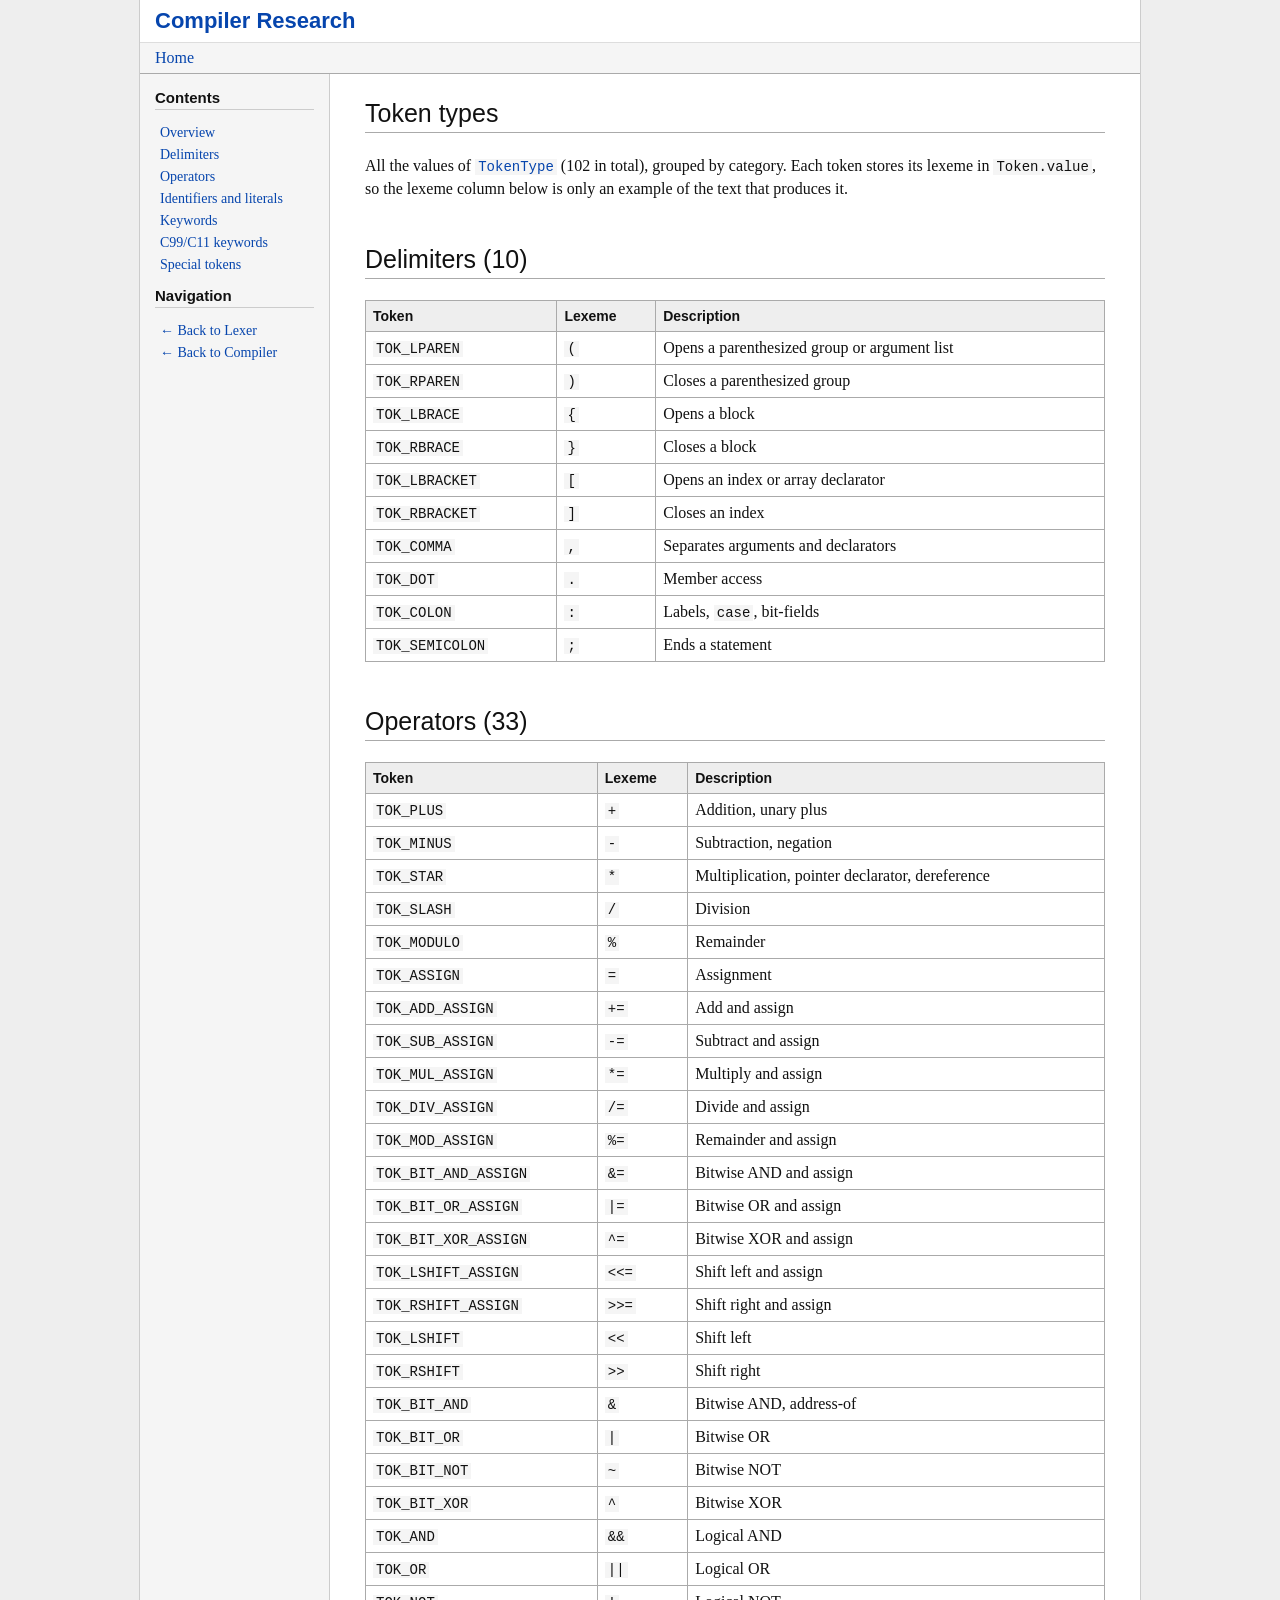
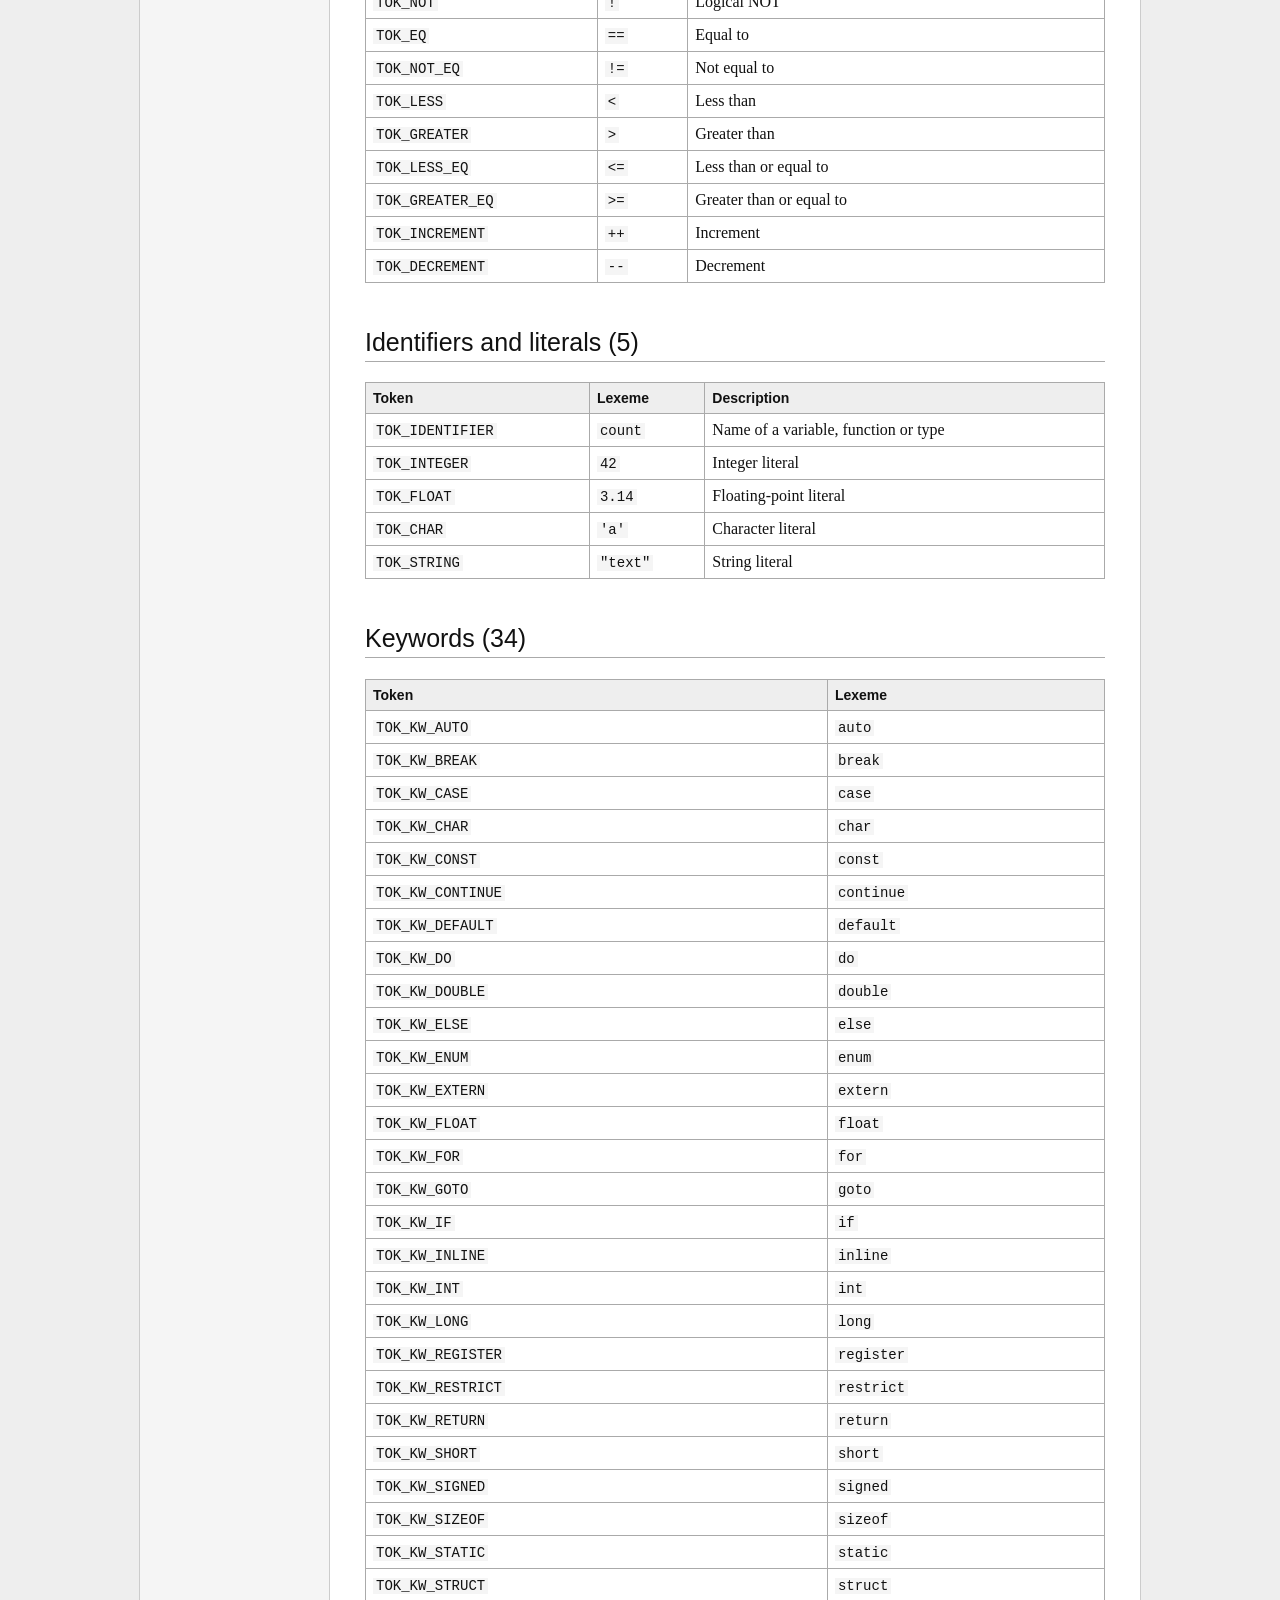
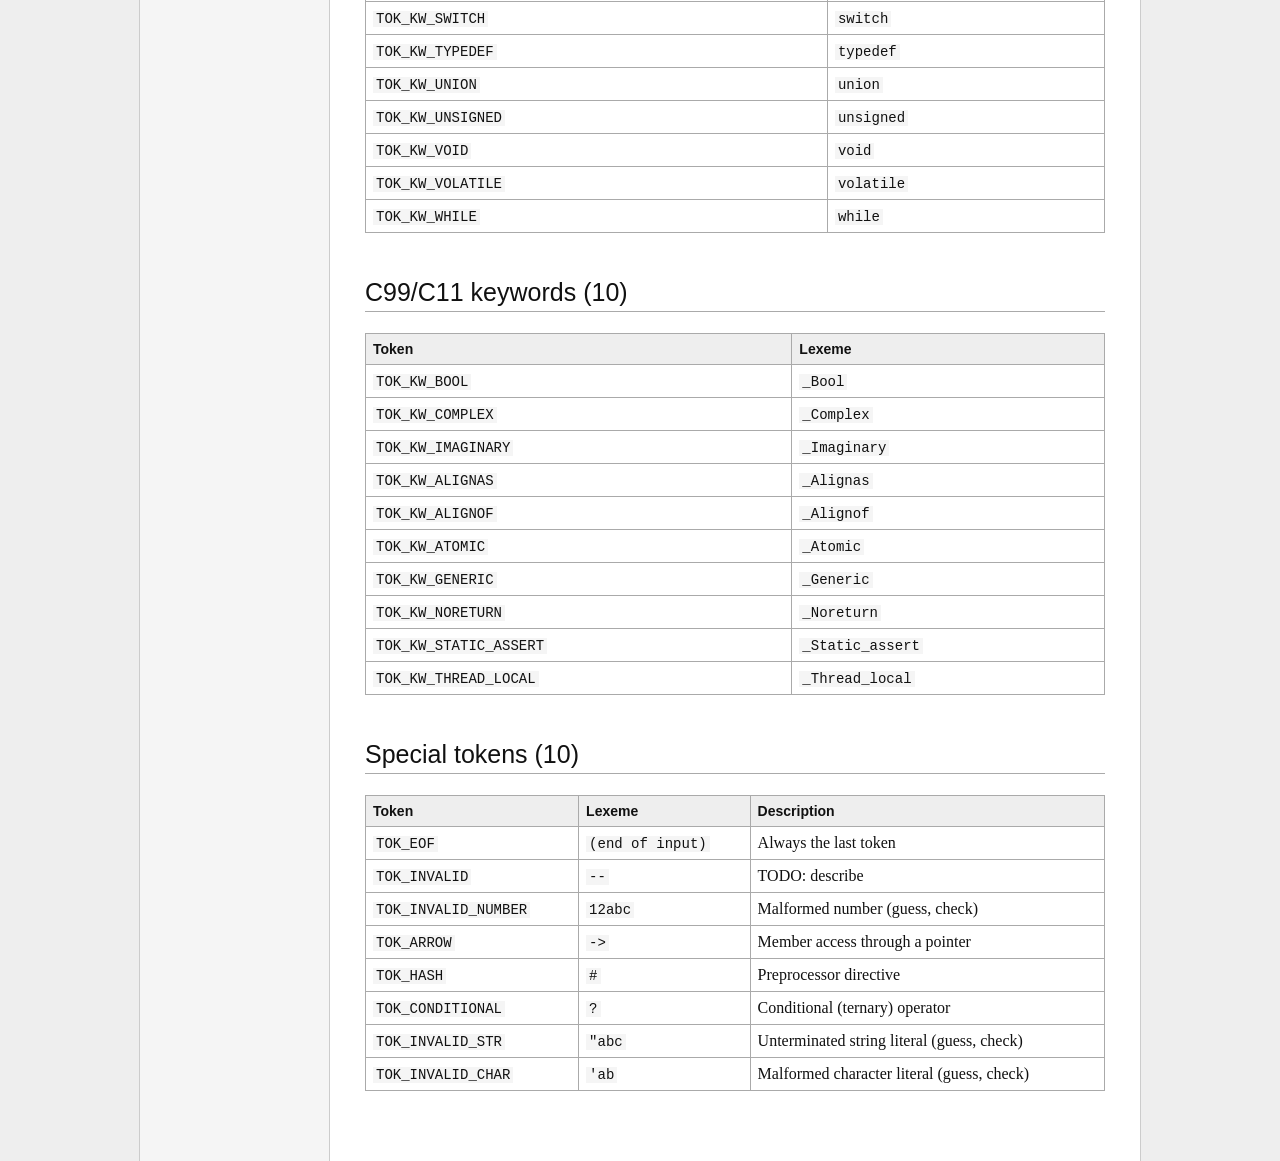
<file: compiler/token_types.html>
<!DOCTYPE html>
<html lang="en">

<head>
    <meta charset="UTF-8">
    <meta name="viewport" content="width=device-width, initial-scale=1.0">

    <title>Token types - Compiler Research</title>

    <link rel="stylesheet" href="../style.css">
    <link rel="stylesheet" href="../reference.css">
</head>

<body>

<div class="page">

    <header>

        <div class="header-top">

            <h1>Compiler Research</h1>

        </div>

        <nav>
            <a href="../index.html#home">Home</a>
        </nav>

    </header>


    <div class="layout">

        <aside>

            <h3>Contents</h3>

            <ul>

                <li><a href="#overview">Overview</a></li>
                <li><a href="#delimiters">Delimiters</a></li>
                <li><a href="#operators">Operators</a></li>
                <li><a href="#literals">Identifiers and literals</a></li>
                <li><a href="#keywords">Keywords</a></li>
                <li><a href="#keywords-c99">C99/C11 keywords</a></li>
                <li><a href="#special">Special tokens</a></li>

            </ul>


            <h3>Navigation</h3>

            <ul>

                <li><a href="lexer.html">&larr; Back to Lexer</a></li>

                <li><a href="../index.html#compiler">&larr; Back to Compiler</a></li>

            </ul>

        </aside>


        <main>

            <section id="overview">

                <h2>Token types</h2>

                <p>
                    All the values of <a href="lexer.html#TokenType"><code>TokenType</code></a>
                    (102 in total), grouped by category. Each token
                    stores its lexeme in <code>Token.value</code>, so the
                    lexeme column below is only an example of the text that
                    produces it.
                </p>

            </section>


            <section id="delimiters">

                <h2>Delimiters (10)</h2>

                <table>

                    <thead>
                        <tr><th>Token</th><th>Lexeme</th><th>Description</th></tr>
                    </thead>

                    <tbody>
                        <tr><td><code>TOK_LPAREN</code></td><td><code>(</code></td><td>Opens a parenthesized group or argument list</td></tr>
                        <tr><td><code>TOK_RPAREN</code></td><td><code>)</code></td><td>Closes a parenthesized group</td></tr>
                        <tr><td><code>TOK_LBRACE</code></td><td><code>{</code></td><td>Opens a block</td></tr>
                        <tr><td><code>TOK_RBRACE</code></td><td><code>}</code></td><td>Closes a block</td></tr>
                        <tr><td><code>TOK_LBRACKET</code></td><td><code>[</code></td><td>Opens an index or array declarator</td></tr>
                        <tr><td><code>TOK_RBRACKET</code></td><td><code>]</code></td><td>Closes an index</td></tr>
                        <tr><td><code>TOK_COMMA</code></td><td><code>,</code></td><td>Separates arguments and declarators</td></tr>
                        <tr><td><code>TOK_DOT</code></td><td><code>.</code></td><td>Member access</td></tr>
                        <tr><td><code>TOK_COLON</code></td><td><code>:</code></td><td>Labels, <code>case</code>, bit-fields</td></tr>
                        <tr><td><code>TOK_SEMICOLON</code></td><td><code>;</code></td><td>Ends a statement</td></tr>
                    </tbody>

                </table>

            </section>


            <section id="operators">

                <h2>Operators (33)</h2>

                <table>

                    <thead>
                        <tr><th>Token</th><th>Lexeme</th><th>Description</th></tr>
                    </thead>

                    <tbody>
                        <tr><td><code>TOK_PLUS</code></td><td><code>+</code></td><td>Addition, unary plus</td></tr>
                        <tr><td><code>TOK_MINUS</code></td><td><code>-</code></td><td>Subtraction, negation</td></tr>
                        <tr><td><code>TOK_STAR</code></td><td><code>*</code></td><td>Multiplication, pointer declarator, dereference</td></tr>
                        <tr><td><code>TOK_SLASH</code></td><td><code>/</code></td><td>Division</td></tr>
                        <tr><td><code>TOK_MODULO</code></td><td><code>%</code></td><td>Remainder</td></tr>
                        <tr><td><code>TOK_ASSIGN</code></td><td><code>=</code></td><td>Assignment</td></tr>
                        <tr><td><code>TOK_ADD_ASSIGN</code></td><td><code>+=</code></td><td>Add and assign</td></tr>
                        <tr><td><code>TOK_SUB_ASSIGN</code></td><td><code>-=</code></td><td>Subtract and assign</td></tr>
                        <tr><td><code>TOK_MUL_ASSIGN</code></td><td><code>*=</code></td><td>Multiply and assign</td></tr>
                        <tr><td><code>TOK_DIV_ASSIGN</code></td><td><code>/=</code></td><td>Divide and assign</td></tr>
                        <tr><td><code>TOK_MOD_ASSIGN</code></td><td><code>%=</code></td><td>Remainder and assign</td></tr>
                        <tr><td><code>TOK_BIT_AND_ASSIGN</code></td><td><code>&amp;=</code></td><td>Bitwise AND and assign</td></tr>
                        <tr><td><code>TOK_BIT_OR_ASSIGN</code></td><td><code>|=</code></td><td>Bitwise OR and assign</td></tr>
                        <tr><td><code>TOK_BIT_XOR_ASSIGN</code></td><td><code>^=</code></td><td>Bitwise XOR and assign</td></tr>
                        <tr><td><code>TOK_LSHIFT_ASSIGN</code></td><td><code>&lt;&lt;=</code></td><td>Shift left and assign</td></tr>
                        <tr><td><code>TOK_RSHIFT_ASSIGN</code></td><td><code>&gt;&gt;=</code></td><td>Shift right and assign</td></tr>
                        <tr><td><code>TOK_LSHIFT</code></td><td><code>&lt;&lt;</code></td><td>Shift left</td></tr>
                        <tr><td><code>TOK_RSHIFT</code></td><td><code>&gt;&gt;</code></td><td>Shift right</td></tr>
                        <tr><td><code>TOK_BIT_AND</code></td><td><code>&amp;</code></td><td>Bitwise AND, address-of</td></tr>
                        <tr><td><code>TOK_BIT_OR</code></td><td><code>|</code></td><td>Bitwise OR</td></tr>
                        <tr><td><code>TOK_BIT_NOT</code></td><td><code>~</code></td><td>Bitwise NOT</td></tr>
                        <tr><td><code>TOK_BIT_XOR</code></td><td><code>^</code></td><td>Bitwise XOR</td></tr>
                        <tr><td><code>TOK_AND</code></td><td><code>&amp;&amp;</code></td><td>Logical AND</td></tr>
                        <tr><td><code>TOK_OR</code></td><td><code>||</code></td><td>Logical OR</td></tr>
                        <tr><td><code>TOK_NOT</code></td><td><code>!</code></td><td>Logical NOT</td></tr>
                        <tr><td><code>TOK_EQ</code></td><td><code>==</code></td><td>Equal to</td></tr>
                        <tr><td><code>TOK_NOT_EQ</code></td><td><code>!=</code></td><td>Not equal to</td></tr>
                        <tr><td><code>TOK_LESS</code></td><td><code>&lt;</code></td><td>Less than</td></tr>
                        <tr><td><code>TOK_GREATER</code></td><td><code>&gt;</code></td><td>Greater than</td></tr>
                        <tr><td><code>TOK_LESS_EQ</code></td><td><code>&lt;=</code></td><td>Less than or equal to</td></tr>
                        <tr><td><code>TOK_GREATER_EQ</code></td><td><code>&gt;=</code></td><td>Greater than or equal to</td></tr>
                        <tr><td><code>TOK_INCREMENT</code></td><td><code>++</code></td><td>Increment</td></tr>
                        <tr><td><code>TOK_DECREMENT</code></td><td><code>--</code></td><td>Decrement</td></tr>
                    </tbody>

                </table>

            </section>


            <section id="literals">

                <h2>Identifiers and literals (5)</h2>

                <table>

                    <thead>
                        <tr><th>Token</th><th>Lexeme</th><th>Description</th></tr>
                    </thead>

                    <tbody>
                        <tr><td><code>TOK_IDENTIFIER</code></td><td><code>count</code></td><td>Name of a variable, function or type</td></tr>
                        <tr><td><code>TOK_INTEGER</code></td><td><code>42</code></td><td>Integer literal</td></tr>
                        <tr><td><code>TOK_FLOAT</code></td><td><code>3.14</code></td><td>Floating-point literal</td></tr>
                        <tr><td><code>TOK_CHAR</code></td><td><code>&#x27;a&#x27;</code></td><td>Character literal</td></tr>
                        <tr><td><code>TOK_STRING</code></td><td><code>&quot;text&quot;</code></td><td>String literal</td></tr>
                    </tbody>

                </table>

            </section>


            <section id="keywords">

                <h2>Keywords (34)</h2>

                <table>

                    <thead>
                        <tr><th>Token</th><th>Lexeme</th></tr>
                    </thead>

                    <tbody>
                        <tr><td><code>TOK_KW_AUTO</code></td><td><code>auto</code></td></tr>
                        <tr><td><code>TOK_KW_BREAK</code></td><td><code>break</code></td></tr>
                        <tr><td><code>TOK_KW_CASE</code></td><td><code>case</code></td></tr>
                        <tr><td><code>TOK_KW_CHAR</code></td><td><code>char</code></td></tr>
                        <tr><td><code>TOK_KW_CONST</code></td><td><code>const</code></td></tr>
                        <tr><td><code>TOK_KW_CONTINUE</code></td><td><code>continue</code></td></tr>
                        <tr><td><code>TOK_KW_DEFAULT</code></td><td><code>default</code></td></tr>
                        <tr><td><code>TOK_KW_DO</code></td><td><code>do</code></td></tr>
                        <tr><td><code>TOK_KW_DOUBLE</code></td><td><code>double</code></td></tr>
                        <tr><td><code>TOK_KW_ELSE</code></td><td><code>else</code></td></tr>
                        <tr><td><code>TOK_KW_ENUM</code></td><td><code>enum</code></td></tr>
                        <tr><td><code>TOK_KW_EXTERN</code></td><td><code>extern</code></td></tr>
                        <tr><td><code>TOK_KW_FLOAT</code></td><td><code>float</code></td></tr>
                        <tr><td><code>TOK_KW_FOR</code></td><td><code>for</code></td></tr>
                        <tr><td><code>TOK_KW_GOTO</code></td><td><code>goto</code></td></tr>
                        <tr><td><code>TOK_KW_IF</code></td><td><code>if</code></td></tr>
                        <tr><td><code>TOK_KW_INLINE</code></td><td><code>inline</code></td></tr>
                        <tr><td><code>TOK_KW_INT</code></td><td><code>int</code></td></tr>
                        <tr><td><code>TOK_KW_LONG</code></td><td><code>long</code></td></tr>
                        <tr><td><code>TOK_KW_REGISTER</code></td><td><code>register</code></td></tr>
                        <tr><td><code>TOK_KW_RESTRICT</code></td><td><code>restrict</code></td></tr>
                        <tr><td><code>TOK_KW_RETURN</code></td><td><code>return</code></td></tr>
                        <tr><td><code>TOK_KW_SHORT</code></td><td><code>short</code></td></tr>
                        <tr><td><code>TOK_KW_SIGNED</code></td><td><code>signed</code></td></tr>
                        <tr><td><code>TOK_KW_SIZEOF</code></td><td><code>sizeof</code></td></tr>
                        <tr><td><code>TOK_KW_STATIC</code></td><td><code>static</code></td></tr>
                        <tr><td><code>TOK_KW_STRUCT</code></td><td><code>struct</code></td></tr>
                        <tr><td><code>TOK_KW_SWITCH</code></td><td><code>switch</code></td></tr>
                        <tr><td><code>TOK_KW_TYPEDEF</code></td><td><code>typedef</code></td></tr>
                        <tr><td><code>TOK_KW_UNION</code></td><td><code>union</code></td></tr>
                        <tr><td><code>TOK_KW_UNSIGNED</code></td><td><code>unsigned</code></td></tr>
                        <tr><td><code>TOK_KW_VOID</code></td><td><code>void</code></td></tr>
                        <tr><td><code>TOK_KW_VOLATILE</code></td><td><code>volatile</code></td></tr>
                        <tr><td><code>TOK_KW_WHILE</code></td><td><code>while</code></td></tr>
                    </tbody>

                </table>

            </section>


            <section id="keywords-c99">

                <h2>C99/C11 keywords (10)</h2>

                <table>

                    <thead>
                        <tr><th>Token</th><th>Lexeme</th></tr>
                    </thead>

                    <tbody>
                        <tr><td><code>TOK_KW_BOOL</code></td><td><code>_Bool</code></td></tr>
                        <tr><td><code>TOK_KW_COMPLEX</code></td><td><code>_Complex</code></td></tr>
                        <tr><td><code>TOK_KW_IMAGINARY</code></td><td><code>_Imaginary</code></td></tr>
                        <tr><td><code>TOK_KW_ALIGNAS</code></td><td><code>_Alignas</code></td></tr>
                        <tr><td><code>TOK_KW_ALIGNOF</code></td><td><code>_Alignof</code></td></tr>
                        <tr><td><code>TOK_KW_ATOMIC</code></td><td><code>_Atomic</code></td></tr>
                        <tr><td><code>TOK_KW_GENERIC</code></td><td><code>_Generic</code></td></tr>
                        <tr><td><code>TOK_KW_NORETURN</code></td><td><code>_Noreturn</code></td></tr>
                        <tr><td><code>TOK_KW_STATIC_ASSERT</code></td><td><code>_Static_assert</code></td></tr>
                        <tr><td><code>TOK_KW_THREAD_LOCAL</code></td><td><code>_Thread_local</code></td></tr>
                    </tbody>

                </table>

            </section>


            <section id="special">

                <h2>Special tokens (10)</h2>

                <table>

                    <thead>
                        <tr><th>Token</th><th>Lexeme</th><th>Description</th></tr>
                    </thead>

                    <tbody>
                        <tr><td><code>TOK_EOF</code></td><td><code>(end of input)</code></td><td>Always the last token</td></tr>
                        <tr><td><code>TOK_INVALID</code></td><td><code>--</code></td><td>TODO: describe</td></tr>
                        <tr><td><code>TOK_INVALID_NUMBER</code></td><td><code>12abc</code></td><td>Malformed number (guess, check)</td></tr>
                        <tr><td><code>TOK_ARROW</code></td><td><code>-&gt;</code></td><td>Member access through a pointer</td></tr>
                        <tr><td><code>TOK_HASH</code></td><td><code>#</code></td><td>Preprocessor directive</td></tr>
                        <tr><td><code>TOK_CONDITIONAL</code></td><td><code>?</code></td><td>Conditional (ternary) operator</td></tr>
                        <tr><td><code>TOK_INVALID_STR</code></td><td><code>&quot;abc</code></td><td>Unterminated string literal (guess, check)</td></tr>
                        <tr><td><code>TOK_INVALID_CHAR</code></td><td><code>&#x27;ab</code></td><td>Malformed character literal (guess, check)</td></tr>
                    </tbody>

                </table>

            </section>


        </main>

    </div>

    <footer>

        <!-- <p>
            Compiler Research ·
            Last updated: 30 September 2026
        </p> -->

    </footer>

</div>

</body>

</html>
</file>
<file: style.css>
/*
 * Old-school documentation style.
 */

body {
    margin: 0;

    background: #eeeeee;

    color: #111111;

    font-family: "Times New Roman", Times, serif;

    font-size: 16px;
}


.page {
    width: 1000px;

    margin: 0 auto;

    background: white;

    min-height: 100vh;

    border-left: 1px solid #cccccc;
    border-right: 1px solid #cccccc;
}


.visually-hidden {
    position: absolute;

    width: 1px;
    height: 1px;

    margin: -1px;
    padding: 0;

    overflow: hidden;

    clip: rect(0 0 0 0);

    white-space: nowrap;
}


/*
 * Keyboard focus stays visible everywhere.
 */

a:focus-visible,
button:focus-visible,
input:focus-visible,
select:focus-visible,
textarea:focus-visible {
    outline: 2px solid #0645ad;

    outline-offset: 1px;
}


/*
 * Header
 */

header {
    border-bottom: 1px solid #aaaaaa;
}

.header-top {
    display: flex;

    justify-content: space-between;
    align-items: center;

    padding: 8px 15px;
}

.header-top h1 {
    margin: 0;

    font-family: Arial, sans-serif;

    font-size: 22px;

    color: #0645ad;
}


.search input {
    width: 180px;

    padding: 3px;

    border: 1px solid #aaaaaa;
}

.search button {
    padding: 3px 8px;

    background: #eeeeee;

    border: 1px solid #999999;

    cursor: pointer;
}

.search-status {
    margin-left: 10px;

    font-size: 13px;

    color: #555555;
}


/*
 * Search highlighting
 */

mark.search-hit {
    background: #ffef9f;

    color: inherit;
}

mark.search-hit.is-current {
    background: #ffd24a;

    outline: 1px solid #b38600;
}


/*
 * Navigation
 */

nav {
    background: #f5f5f5;

    padding: 6px 15px;

    border-top: 1px solid #dddddd;
}

nav a {
    margin-right: 18px;
}


/*
 * Links
 */

a {
    color: #0645ad;

    text-decoration: none;
}

a:hover {
    text-decoration: underline;
}


/*
 * Main layout
 */

.layout {
    display: grid;

    grid-template-columns: 190px 1fr;
}


/*
 * Sidebar
 */

aside {
    padding: 15px;

    background: #f5f5f5;

    border-right: 1px solid #cccccc;

    font-size: 14px;
}

aside h3 {
    font-family: Arial, sans-serif;

    font-size: 15px;

    margin-top: 0;

    border-bottom: 1px solid #cccccc;

    padding-bottom: 3px;
}

aside ul {
    list-style-type: none;

    padding-left: 5px;
}

aside li {
    margin-bottom: 6px;
}

aside p {
    margin: 7px 0;
}


/*
 * Sidebar compiler status
 */

.status-list li {
    display: flex;

    justify-content: space-between;
    gap: 8px;

    line-height: 1.3;
}

.status-list strong {
    white-space: nowrap;
}

.status-complete {
    color: #1a6b1a;
}

.status-in-progress {
    color: #9a5b00;
}

.status-planned {
    color: #555555;

    font-weight: normal;
}


/*
 * Content
 */

main {
    min-width: 0;

    padding: 25px 35px;
}

section {
    margin-bottom: 45px;

    scroll-margin-top: 15px;
}

h2 {
    font-family: Arial, sans-serif;

    font-size: 25px;

    font-weight: normal;

    margin-top: 0;

    padding-bottom: 4px;

    border-bottom: 1px solid #aaaaaa;
}

h3 {
    font-family: Arial, sans-serif;

    font-size: 18px;

    margin-top: 25px;
}

p {
    max-width: 750px;

    line-height: 1.45;
}


/*
 * Tables
 */

table {
    width: 100%;

    border-collapse: collapse;

    margin: 20px 0;
}

th,
td {
    border: 1px solid #aaaaaa;

    padding: 7px;

    text-align: left;
}

th {
    background: #eeeeee;

    font-family: Arial, sans-serif;

    font-size: 14px;
}


/*
 * Lists
 */

li {
    margin-bottom: 5px;
}


/*
 * Development diary
 */

.diary-warning,
.notice {
    padding: 8px 10px;

    background: #fff8e0;

    border: 1px solid #d9c169;

    font-size: 14px;
}

.diary-editor {
    margin-top: 20px;

    padding: 15px;

    background: #f5f5f5;

    border: 1px solid #aaaaaa;
}

.diary-editor label {
    display: block;

    margin-top: 10px;
    margin-bottom: 4px;

    font-weight: bold;
}

.diary-editor input,
.diary-editor textarea {
    width: 100%;

    padding: 6px;

    font-family: "Times New Roman", Times, serif;

    font-size: 16px;

    border: 1px solid #999999;

    background: white;

    box-sizing: border-box;
}

.diary-editor textarea {
    resize: vertical;
}

.diary-editor-actions {
    margin-top: 10px;

    display: flex;

    gap: 8px;
}

.diary-editor button,
.diary-toolbar button,
.diary-entry-actions button,
.control-bar button,
.stage-nav button {
    padding: 5px 12px;

    font-family: "Times New Roman", Times, serif;

    font-size: 15px;

    background: #eeeeee;

    border: 1px solid #888888;

    cursor: pointer;
}

.diary-editor button:hover,
.diary-toolbar button:hover,
.diary-entry-actions button:hover,
.control-bar button:hover,
.stage-nav button:hover {
    background: #dddddd;
}

.control-bar button:disabled,
.stage-nav button:disabled {
    color: #666666;

    background: #f5f5f5;

    border-color: #bbbbbb;

    cursor: default;
}

.diary-status {
    margin: 10px 0 0;

    min-height: 1.2em;

    font-size: 14px;

    color: #333333;
}

.diary-status.is-error {
    color: #9a1c1c;
}


/*
 * Diary toolbar
 */

.diary-toolbar {
    display: flex;

    flex-wrap: wrap;
    align-items: center;
    gap: 8px;

    margin-top: 20px;

    padding-top: 12px;

    border-top: 1px solid #cccccc;
}

.diary-toolbar button {
    font-size: 14px;

    padding: 3px 10px;
}

.diary-count {
    margin-right: auto;

    font-size: 14px;

    color: #555555;
}


/*
 * Diary entries
 */

.diary-empty {
    margin-top: 25px;

    color: #555555;

    font-style: italic;
}

.diary-entry {
    margin-top: 30px;

    padding-bottom: 25px;

    border-bottom: 1px solid #aaaaaa;
}

.diary-entry-header {
    display: flex;

    justify-content: space-between;
    align-items: baseline;
    gap: 10px;

    margin-bottom: 10px;
}

.diary-entry-date {
    font-family: Arial, sans-serif;

    font-size: 18px;

    font-weight: bold;

    color: #111111;
}

.diary-entry-actions {
    display: flex;

    gap: 6px;
}

.diary-entry-actions button {
    font-size: 13px;

    padding: 2px 8px;
}

.diary-entry-content {
    white-space: pre-wrap;

    line-height: 1.5;

    max-width: 750px;
}


/*
 * Shared: definition lists and panels
 * (architecture, optimization playground, assembly explorer)
 */

.info-list {
    margin: 15px 0 0;
}

.info-list dt {
    margin-top: 14px;

    font-family: Arial, sans-serif;

    font-size: 14px;

    font-weight: bold;
}

.info-list dt:first-child {
    margin-top: 0;
}

.info-list dd {
    margin: 4px 0 0;

    max-width: 750px;

    line-height: 1.45;
}

.info-list ul {
    margin: 0;

    padding-left: 20px;
}

.stage-panel {
    padding: 15px;

    background: #f5f5f5;

    border: 1px solid #aaaaaa;

    scroll-margin-top: 15px;
}

.stage-panel h3 {
    margin: 0 0 6px;
}

.stage-panel p {
    margin: 6px 0;
}


/*
 * Controls
 */

.control-bar {
    display: flex;

    flex-wrap: wrap;
    align-items: center;
    gap: 10px;

    margin-top: 20px;

    padding: 10px 15px;

    background: #f5f5f5;

    border: 1px solid #aaaaaa;
}

.control-bar label,
.control-label {
    font-weight: bold;
}

.control-bar select {
    padding: 4px;

    font-family: "Times New Roman", Times, serif;

    font-size: 15px;

    border: 1px solid #999999;

    background: white;
}

.control-radios {
    display: flex;

    flex-wrap: wrap;
    gap: 5px 15px;
}

.control-radios label {
    font-weight: normal;
}

.control-summary {
    margin: 10px 0 0;
}


/*
 * Code samples
 */

.code-compare {
    display: grid;

    grid-template-columns: 1fr 1fr;
    gap: 15px;

    margin-top: 15px;
}

.code-pane {
    min-width: 0;
}

.code-pane h3 {
    margin: 0 0 6px;

    font-size: 16px;
}

.code {
    margin: 0;

    padding: 8px 0;

    overflow-x: auto;

    background: #f8f8f8;

    border: 1px solid #aaaaaa;

    font-family: "Courier New", Courier, monospace;

    font-size: 13px;

    line-height: 1.45;

    counter-reset: code-line;
}

.code code {
    font-family: inherit;
}

.code-line {
    display: block;

    min-height: 1.45em;

    padding-right: 10px;

    border-left: 3px solid transparent;

    white-space: pre;

    counter-increment: code-line;
}

.code-line::before {
    content: counter(code-line);
    content: counter(code-line) / "";

    display: inline-block;

    width: 2.6em;

    margin-right: 10px;

    text-align: right;

    color: #666666;
}

.code-line.is-old {
    background: #fdecec;

    border-left-color: #9a1c1c;
}

.code-line.is-old::before {
    content: counter(code-line) " \2212";
    content: counter(code-line) " \2212" / "";
}

.code-line.is-new {
    background: #e8f4e8;

    border-left-color: #1a6b1a;
}

.code-line.is-new::before {
    content: counter(code-line) " +";
    content: counter(code-line) " +" / "";
}

.code-line.is-linked {
    background: #ffef9f;

    border-left-color: #b38600;
}

.code-placeholder {
    display: block;

    padding: 0 10px;

    color: #555555;

    font-style: italic;

    white-space: normal;
}

.code-legend {
    margin: 8px 0 0;

    font-size: 14px;

    color: #555555;
}


/*
 * Syntax highlighting
 */

.tok-keyword {
    color: #0645ad;

    font-weight: bold;
}

.tok-type {
    color: #0b6e6e;
}

.tok-number {
    color: #9a5b00;
}

.tok-comment {
    color: #666666;

    font-style: italic;
}

.tok-preproc {
    color: #7a3e9d;
}

.tok-function {
    color: #111111;

    font-weight: bold;
}

.tok-mnemonic {
    color: #111111;

    font-weight: bold;
}

.tok-register {
    color: #0645ad;
}

.tok-size {
    color: #0b6e6e;
}

.tok-label {
    color: #7a3e9d;
}


/*
 * Compiler architecture
 */

.arch {
    display: grid;

    grid-template-columns: 270px 1fr;
    gap: 25px;
    align-items: start;

    margin-top: 20px;
}

.pipeline {
    margin: 0;
    padding: 0;

    list-style: none;
}

.pipeline li {
    margin: 0;
}

.pipeline-stage {
    display: grid;

    grid-template-columns: 22px 1fr;
    column-gap: 6px;

    width: 100%;

    padding: 7px 10px;

    text-align: left;

    font-family: Arial, sans-serif;

    font-size: 14px;

    color: #111111;

    background: #f5f5f5;

    border: 1px solid #888888;

    cursor: pointer;
}

.pipeline-stage:hover {
    background: #eaeaea;
}

.pipeline-stage[aria-current="step"] {
    background: white;

    border-color: #0645ad;

    box-shadow: inset 5px 0 0 #0645ad;

    font-weight: bold;
}

.pipeline-stage--focus {
    padding: 6px 9px;

    background: #eef3fb;

    border: 2px solid #0645ad;
}

.pipeline-stage--focus:hover {
    background: #e2eaf7;
}

.stage-number {
    color: #555555;

    font-weight: normal;
}

.stage-meta {
    grid-column: 2;

    margin-top: 3px;

    font-size: 12px;

    font-weight: normal;
}

.stage-status {
    font-weight: bold;
}

.stage-badge {
    margin-left: 8px;

    padding: 0 5px;

    color: white;

    background: #0645ad;
}

/*
 * Arrow between two stages: a vertical line ending in a triangle.
 */

.pipeline-edge {
    position: relative;

    display: block;

    min-height: 24px;

    margin-left: 20px;

    padding: 3px 0 3px 14px;

    border-left: 2px solid #888888;

    font-family: Arial, sans-serif;

    font-size: 12px;

    color: #555555;
}

.pipeline-edge::after {
    content: "";

    position: absolute;

    left: -6px;
    bottom: -1px;

    border-left: 5px solid transparent;
    border-right: 5px solid transparent;
    border-top: 8px solid #888888;
}

.panel-position {
    font-family: Arial, sans-serif;

    font-size: 13px;

    color: #555555;
}

.stage-focus {
    font-family: Arial, sans-serif;

    font-size: 13px;

    font-weight: bold;

    color: #0645ad;
}

.stage-nav {
    display: flex;

    gap: 8px;

    margin-top: 15px;

    padding-top: 12px;

    border-top: 1px solid #cccccc;
}


/*
 * Optimization playground
 */

.explanation {
    margin-top: 25px;

    padding: 15px;

    background: #f5f5f5;

    border: 1px solid #aaaaaa;
}

.explanation h3 {
    margin: 0 0 6px;
}

.explanation p {
    margin: 6px 0;
}


/*
 * Assembly explorer
 */

.asm-box {
    padding: 4px 0;
}

.asm-listing {
    margin: 0;
    padding: 0;

    list-style: none;
}

.asm-listing li {
    margin: 0;
}

.asm-label-row {
    padding: 2px 10px;
}

.asm-listing .asm-line {
    display: block;

    width: 100%;

    padding: 1px 10px 1px 36px;

    text-align: left;

    font-family: inherit;

    font-size: inherit;

    line-height: inherit;

    color: inherit;

    white-space: pre;

    background: transparent;

    border: 0;

    border-left: 3px solid transparent;

    cursor: pointer;
}

.asm-listing .asm-line:hover {
    background: #e8e8e8;
}

.asm-listing .asm-line[aria-current="true"] {
    background: #ffef9f;

    border-left-color: #b38600;
}

.asm-listing .asm-line code {
    font-family: inherit;
}

.asm-selected {
    margin: 0 0 6px;

    font-size: 16px;
}

.asm-selected code {
    padding: 2px 6px;

    background: white;

    border: 1px solid #cccccc;

    font-family: "Courier New", Courier, monospace;
}


/*
 * Responsive: the pipeline and the side-by-side code panes go to a
 * single column before the page itself does, because the main column
 * is narrow once the sidebar takes its share.
 */

@media (max-width: 960px) {

    .arch,
    .code-compare {
        grid-template-columns: 1fr;
    }
}


/*
 * Mobile
 */

@media (max-width: 1050px) {

    .page {
        width: 100%;
    }
}


@media (max-width: 650px) {

    .layout {
        display: block;
    }

    aside {
        border-right: none;

        border-bottom: 1px solid #cccccc;
    }

    main {
        padding: 20px;
    }

    .header-top {
        display: block;
    }

    .search {
        margin-top: 10px;
    }

    .search-status {
        display: block;

        margin: 5px 0 0;
    }

    table {
        display: block;

        overflow-x: auto;
    }
}
</file>
<file: reference.css>
/*
 * API reference style (Types / Functions), in the spirit of cppreference.
 * Loaded after style.css. Put this file next to style.css.
 */

code {
    font-family: "Courier New", Courier, monospace;

    font-size: 14px;

    background: #f5f5f5;

    padding: 0 3px;
}

pre {
    max-width: 750px;

    margin: 12px 0;

    padding: 10px 12px;

    overflow-x: auto;

    background: #f5f5f5;

    border: 1px solid #cccccc;

    line-height: 1.4;
}

pre code {
    padding: 0;

    background: none;

    font-size: 14px;
}

.pipeline {
    text-align: center;
}


/*
 * Summary tables (list of types / functions)
 */

table.ref {
    width: auto;

    min-width: 70%;

    margin: 10px 0 25px;

    border-collapse: collapse;
}

table.ref td {
    padding: 5px 14px 5px 0;

    border: none;
    border-top: 1px solid #cccccc;

    vertical-align: top;
}

table.ref tr.ref-file td {
    padding: 0 0 3px;

    border-top: none;

    font-size: 13px;

    color: #555555;
}

table.ref tr.ref-file + tr td {
    border-top: 1px solid #aaaaaa;
}

table.ref td.ref-name {
    width: 200px;

    font-family: "Courier New", Courier, monospace;

    font-weight: bold;

    white-space: nowrap;
}

.ref-kind {
    display: block;

    font-size: 13px;

    color: #2a7a2a;
}

.ref-group {
    margin: 22px 0 0;

    font-family: Arial, sans-serif;

    font-size: 16px;

    font-weight: bold;
}


/*
 * Detailed entry for a single type or function
 */

.ref-entry {
    margin: 30px 0;

    padding-top: 10px;

    border-top: 1px solid #aaaaaa;

    scroll-margin-top: 15px;
}

.ref-entry h4 {
    margin: 0 0 8px;

    font-family: "Courier New", Courier, monospace;

    font-size: 18px;
}

.ref-entry h5 {
    margin: 18px 0 4px;

    font-family: Arial, sans-serif;

    font-size: 14px;
}

.ref-entry dl {
    max-width: 750px;

    margin: 0;
}

.ref-entry dt {
    margin-top: 6px;

    font-family: "Courier New", Courier, monospace;

    font-weight: bold;
}

.ref-entry dd {
    margin: 2px 0 0 25px;

    line-height: 1.4;
}

.ref-output {
    background: #ffffff;
}
</file>
